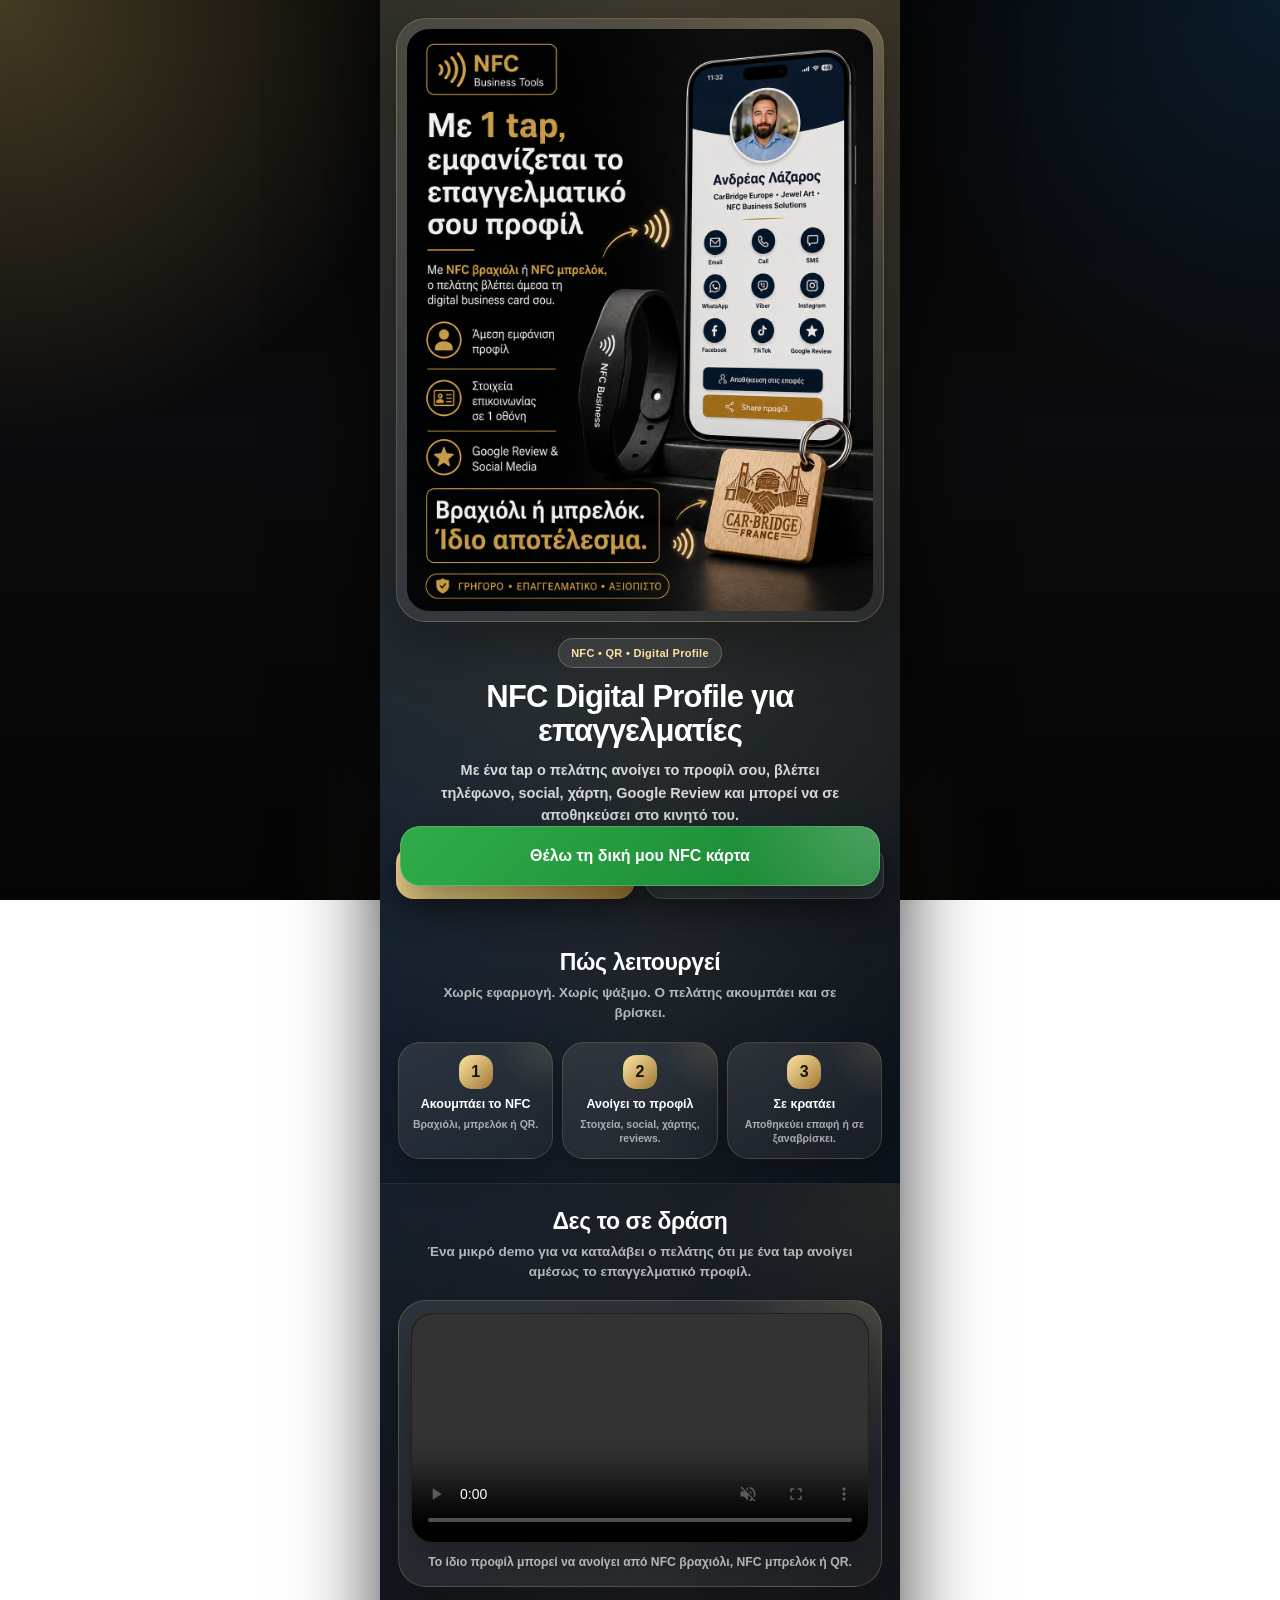
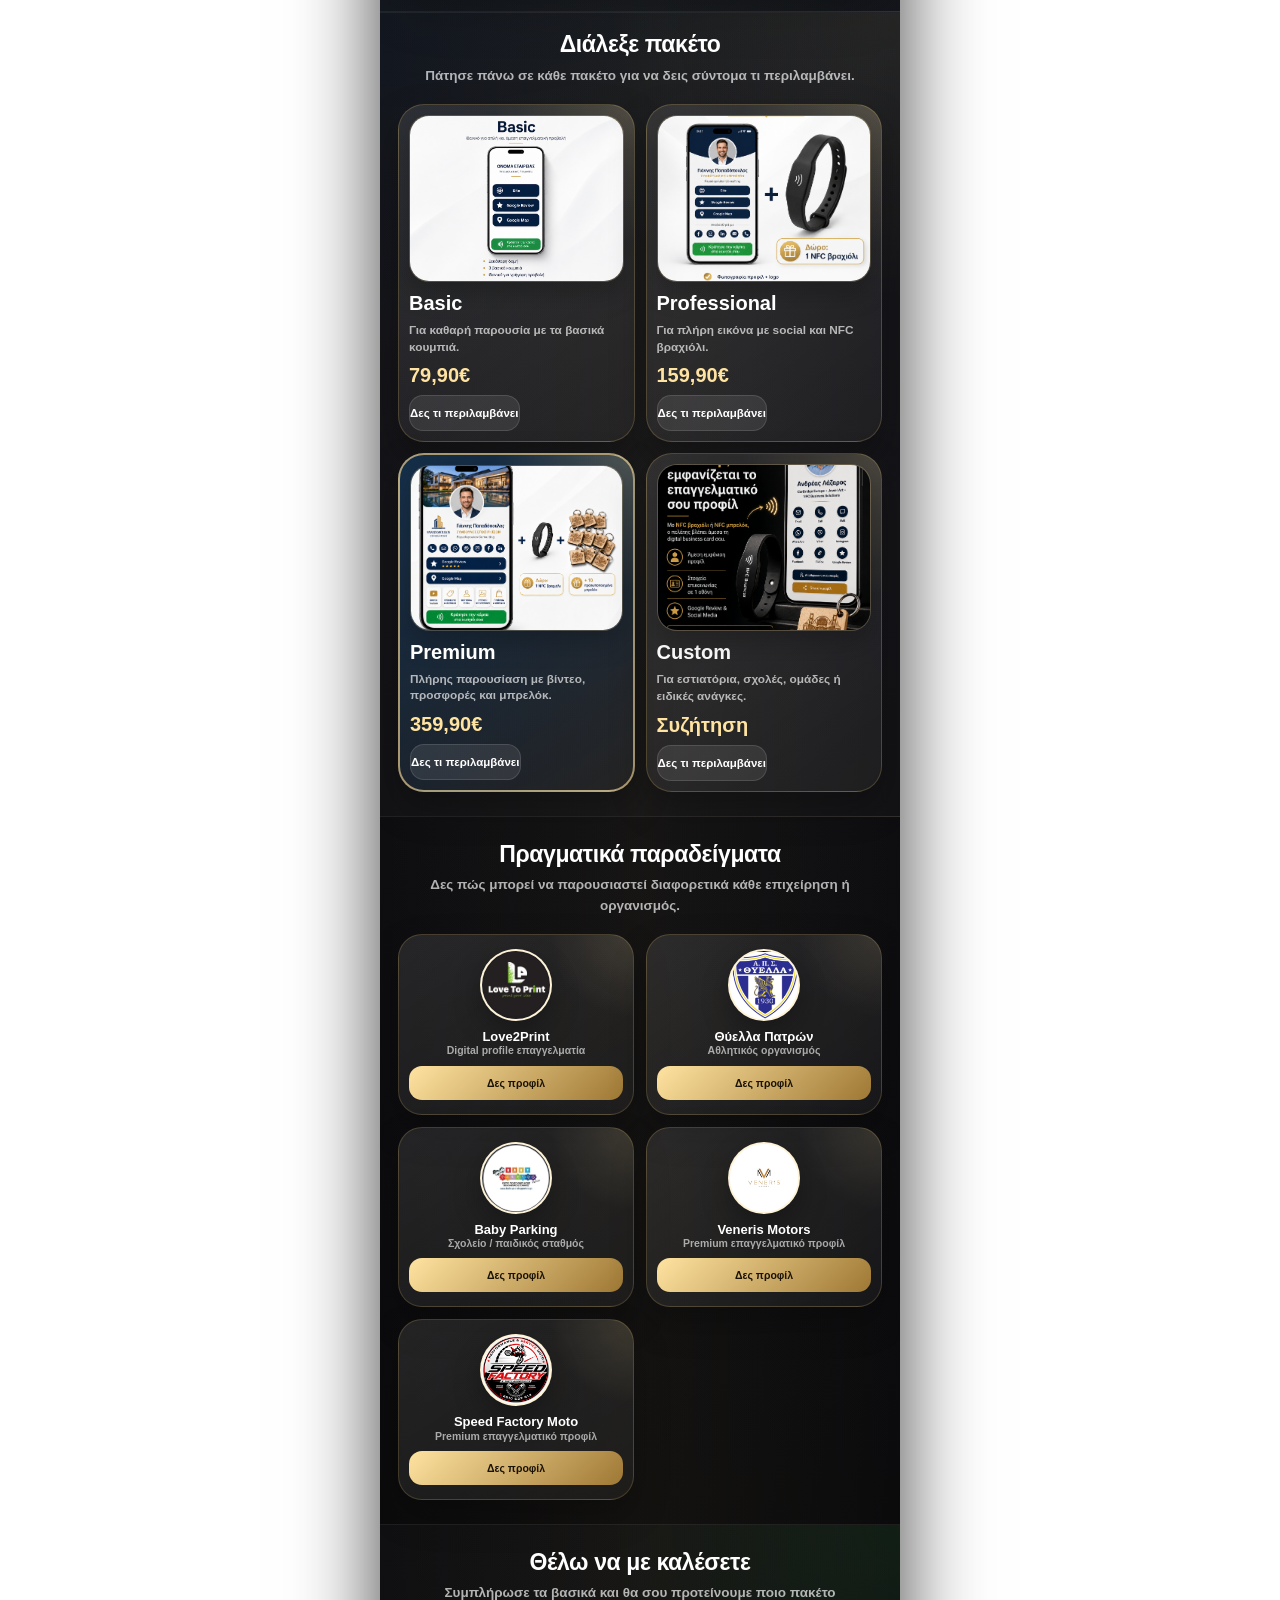
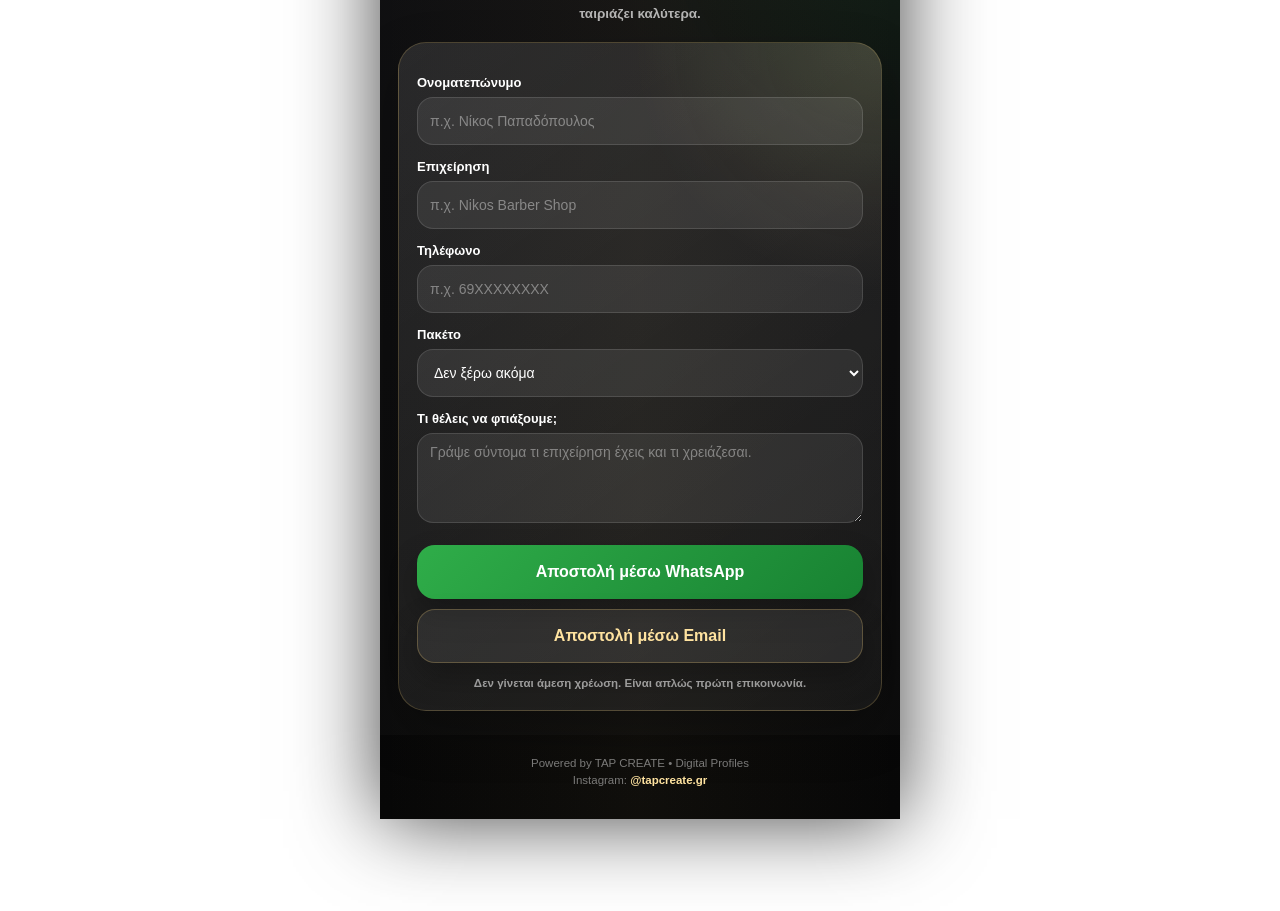
<file: index.html>
<!DOCTYPE html>
<html lang="el">
<head>
  <meta charset="UTF-8" />
  <meta name="viewport" content="width=device-width, initial-scale=1.0" />

  <title>TAP CREATE | NFC Digital Profile</title>
  <meta name="description" content="Με ένα tap ανοίγει το επαγγελματικό σου προφίλ με τηλέφωνο, social, Google Review, χάρτη και αποθήκευση επαφής.">

  <meta property="og:type" content="website">
  <meta property="og:url" content="https://tapcreate.gr/">
  <meta property="og:title" content="NFC Digital Profile για επαγγελματίες">
  <meta property="og:description" content="Με ένα tap ανοίγει το επαγγελματικό σου προφίλ, τα social, το τηλέφωνο, ο χάρτης και οι αξιολογήσεις σου.">
  <meta property="og:image" content="https://tapcreate.gr/1%20tap.png">
  <meta property="og:image:secure_url" content="https://tapcreate.gr/1%20tap.png">
  <meta property="og:site_name" content="TAP CREATE">

  <meta name="twitter:card" content="summary_large_image">
  <meta name="twitter:title" content="TAP CREATE | NFC Digital Profile">
  <meta name="twitter:description" content="Με ένα tap ανοίγει το επαγγελματικό σου προφίλ.">
  <meta name="twitter:image" content="https://tapcreate.gr/1%20tap.png">

  <style>
    * {
      box-sizing: border-box;
      -webkit-tap-highlight-color: transparent;
    }

    :root {
      --black: #050505;
      --black-2: #0b0b0d;
      --cream: #f4ead8;
      --gold: #d7b76a;
      --gold-light: #ffe3a0;
      --gold-dark: #9e7834;
      --blue: #0e2d52;
      --blue-soft: #17446f;
      --white: #ffffff;
      --green: #22a63a;
    }

    html {
      scroll-behavior: smooth;
    }

    body {
      margin: 0;
      padding: 0 0 92px;
      font-family: Arial, Helvetica, sans-serif;
      color: var(--white);
      background:
        radial-gradient(circle at top left, rgba(215,183,106,0.30), transparent 28%),
        radial-gradient(circle at top right, rgba(23,68,111,0.36), transparent 26%),
        radial-gradient(circle at bottom center, rgba(215,183,106,0.14), transparent 32%),
        linear-gradient(180deg, #050505 0%, #0b0b0d 48%, #050505 100%);
      background-attachment: fixed;
    }

    a,
    button {
      touch-action: manipulation;
    }

    button {
      font-family: Arial, Helvetica, sans-serif;
      cursor: pointer;
    }

    .page {
      width: 100%;
      max-width: 520px;
      min-height: 100vh;
      margin: 0 auto;
      background:
        radial-gradient(circle at 90% 0%, rgba(215,183,106,0.20), transparent 28%),
        radial-gradient(circle at 0% 22%, rgba(14,45,82,0.42), transparent 34%),
        linear-gradient(180deg, #060606 0%, #101014 48%, #070707 100%);
      box-shadow: 0 0 80px rgba(0,0,0,0.74);
      overflow: hidden;
      position: relative;
    }

    .page::before {
      content: "";
      position: absolute;
      inset: 0;
      background:
        linear-gradient(135deg, rgba(255,255,255,0.08), transparent 34%),
        linear-gradient(90deg, transparent, rgba(215,183,106,0.045), transparent);
      pointer-events: none;
    }

    .page > * {
      position: relative;
      z-index: 1;
    }

    .hero {
      padding: 18px 16px 26px;
      text-align: center;
    }

    .hero-image-wrap {
      margin: 0 auto 16px;
      border-radius: 30px;
      padding: 10px;
      background:
        radial-gradient(circle at top right, rgba(255,227,160,0.18), transparent 32%),
        linear-gradient(145deg, rgba(255,255,255,0.12), rgba(255,255,255,0.04));
      border: 1px solid rgba(215,183,106,0.26);
      box-shadow: 0 22px 55px rgba(0,0,0,0.34);
    }

    .hero-image {
      width: 100%;
      display: block;
      border-radius: 22px;
      background: #000000;
    }

    .badge {
      display: inline-flex;
      padding: 8px 12px;
      border-radius: 999px;
      background: rgba(255,255,255,0.10);
      border: 1px solid rgba(255,227,160,0.24);
      color: var(--gold-light);
      font-size: 11px;
      font-weight: 900;
      margin-bottom: 12px;
      letter-spacing: 0.3px;
    }

    h1 {
      margin: 0;
      color: #ffffff;
      font-size: 31px;
      line-height: 1.08;
      font-weight: 900;
      letter-spacing: -0.8px;
    }

    .hero-subtitle {
      margin: 12px auto 0;
      max-width: 430px;
      color: rgba(255,255,255,0.82);
      font-size: 14.5px;
      line-height: 1.55;
      font-weight: 700;
    }

    .top-actions {
      display: grid;
      grid-template-columns: 1fr 1fr;
      gap: 10px;
      margin-top: 18px;
    }

    .main-btn,
    .ghost-btn {
      min-height: 54px;
      border-radius: 18px;
      display: flex;
      align-items: center;
      justify-content: center;
      text-align: center;
      text-decoration: none;
      font-weight: 900;
      font-size: 14px;
      padding: 0 12px;
      box-shadow: 0 14px 30px rgba(0,0,0,0.26);
    }

    .main-btn {
      background: linear-gradient(135deg, var(--gold-light), var(--gold), var(--gold-dark));
      color: #1a1205;
      border: 0;
    }

    .ghost-btn {
      background: rgba(255,255,255,0.08);
      color: #ffffff;
      border: 1px solid rgba(255,255,255,0.14);
    }

    section {
      padding: 24px 18px;
    }

    .section-title {
      margin: 0 0 8px;
      text-align: center;
      color: #ffffff;
      font-size: 23px;
      line-height: 1.15;
      font-weight: 900;
      letter-spacing: -0.4px;
    }

    .section-subtitle {
      margin: 0 auto 18px;
      max-width: 430px;
      color: rgba(255,255,255,0.68);
      text-align: center;
      font-size: 13.5px;
      line-height: 1.5;
      font-weight: 700;
    }

    .steps-mini {
      display: grid;
      grid-template-columns: repeat(3, 1fr);
      gap: 9px;
    }

    .mini-step {
      min-height: 116px;
      padding: 12px 8px;
      border-radius: 22px;
      background:
        radial-gradient(circle at top right, rgba(255,227,160,0.12), transparent 28%),
        linear-gradient(145deg, rgba(255,255,255,0.10), rgba(255,255,255,0.045));
      border: 1px solid rgba(215,183,106,0.20);
      text-align: center;
      box-shadow: 0 16px 36px rgba(0,0,0,0.22);
    }

    .mini-num {
      width: 34px;
      height: 34px;
      border-radius: 13px;
      margin: 0 auto 8px;
      background: linear-gradient(135deg, var(--gold-light), var(--gold-dark));
      color: #1a1205;
      display: flex;
      align-items: center;
      justify-content: center;
      font-weight: 900;
    }

    .mini-step strong {
      display: block;
      color: #fff;
      font-size: 12.5px;
      line-height: 1.25;
      font-weight: 900;
    }

    .mini-step span {
      display: block;
      margin-top: 5px;
      color: rgba(255,255,255,0.62);
      font-size: 10.5px;
      line-height: 1.35;
      font-weight: 700;
    }

    .packages {
      padding-top: 18px;
      background:
        radial-gradient(circle at top right, rgba(255,227,160,0.08), transparent 30%),
        rgba(255,255,255,0.02);
      border-top: 1px solid rgba(255,255,255,0.06);
      border-bottom: 1px solid rgba(255,255,255,0.06);
    }

    .package-grid {
      display: grid;
      grid-template-columns: 1fr 1fr;
      gap: 11px;
    }

    .package-tile {
      min-height: 248px;
      border: 1px solid rgba(215,183,106,0.24);
      border-radius: 26px;
      background:
        radial-gradient(circle at top right, rgba(255,227,160,0.16), transparent 34%),
        linear-gradient(145deg, rgba(255,255,255,0.105), rgba(255,255,255,0.045));
      box-shadow: 0 16px 36px rgba(0,0,0,0.27);
      color: #ffffff;
      text-align: left;
      padding: 10px;
      display: flex;
      flex-direction: column;
      justify-content: space-between;
      overflow: hidden;
    }

    .package-tile.highlight {
      border: 2px solid rgba(255,227,160,0.62);
      background:
        radial-gradient(circle at top right, rgba(255,227,160,0.22), transparent 34%),
        linear-gradient(145deg, rgba(23,68,111,0.58), rgba(255,255,255,0.045));
    }

    .package-image {
      width: 100%;
      aspect-ratio: 1 / 0.78;
      object-fit: cover;
      display: block;
      border-radius: 20px;
      margin-bottom: 10px;
      background: rgba(255,255,255,0.07);
      border: 1px solid rgba(215,183,106,0.18);
      box-shadow: 0 12px 26px rgba(0,0,0,0.22);
    }

    .package-image.custom-image {
      object-fit: cover;
      filter: saturate(1.05) contrast(1.02);
    }

    .package-icon {
      width: 42px;
      height: 42px;
      border-radius: 16px;
      background: linear-gradient(135deg, var(--gold-light), var(--gold-dark));
      color: #1a1205;
      display: flex;
      align-items: center;
      justify-content: center;
      font-weight: 900;
      margin-bottom: 9px;
    }

    .package-tile h3 {
      margin: 0;
      color: #fff;
      font-size: 20px;
      font-weight: 900;
      line-height: 1.1;
    }

    .package-tile p {
      margin: 8px 0 10px;
      color: rgba(255,255,255,0.67);
      font-size: 11.8px;
      line-height: 1.4;
      font-weight: 700;
    }

    .price {
      color: var(--gold-light);
      font-size: 20px;
      font-weight: 900;
      line-height: 1;
    }

    .tap-more {
      margin-top: 10px;
      min-height: 36px;
      border-radius: 14px;
      background: rgba(255,255,255,0.09);
      border: 1px solid rgba(255,255,255,0.12);
      color: #fff;
      font-size: 11.5px;
      font-weight: 900;
      display: flex;
      align-items: center;
      justify-content: center;
    }

    .proof-grid {
      display: grid;
      grid-template-columns: repeat(2, 1fr);
      gap: 12px;
    }

    .proof-card {
      min-height: 170px;
      padding: 14px 10px;
      border-radius: 24px;
      background:
        radial-gradient(circle at top right, rgba(255,227,160,0.12), transparent 28%),
        linear-gradient(145deg, rgba(255,255,255,0.10), rgba(255,255,255,0.045));
      border: 1px solid rgba(215,183,106,0.22);
      color: #fff;
      text-decoration: none;
      text-align: center;
      display: flex;
      flex-direction: column;
      justify-content: space-between;
      gap: 8px;
      box-shadow: 0 16px 36px rgba(0,0,0,0.24);
    }

    .proof-logo {
      width: 72px;
      height: 72px;
      margin: 0 auto;
      border-radius: 50%;
      background: #fff;
      object-fit: cover;
      border: 2px solid rgba(255,227,160,0.42);
      box-shadow: 0 12px 28px rgba(0,0,0,0.28);
    }

    .proof-card strong {
      display: block;
      color: #fff;
      font-size: 13px;
      font-weight: 900;
      line-height: 1.2;
    }

    .proof-card span {
      display: block;
      color: rgba(255,255,255,0.62);
      font-size: 10.5px;
      line-height: 1.25;
      font-weight: 700;
    }

    .view-profile {
      min-height: 34px;
      border-radius: 13px;
      background: linear-gradient(135deg, var(--gold-light), var(--gold-dark));
      color: #1a1205;
      display: flex;
      align-items: center;
      justify-content: center;
      font-size: 10.5px;
      font-weight: 900;
      padding: 6px;
    }

    .form-section {
      background:
        radial-gradient(circle at top right, rgba(34,166,58,0.10), transparent 30%),
        rgba(255,255,255,0.02);
      border-top: 1px solid rgba(255,255,255,0.06);
    }

    .form-card {
      border-radius: 28px;
      padding: 18px;
      background:
        radial-gradient(circle at top right, rgba(255,227,160,0.13), transparent 30%),
        linear-gradient(145deg, rgba(255,255,255,0.105), rgba(255,255,255,0.045));
      border: 1px solid rgba(215,183,106,0.24);
      box-shadow: 0 20px 50px rgba(0,0,0,0.27);
    }

    .form-card label {
      display: block;
      color: #ffffff;
      font-size: 13px;
      font-weight: 900;
      margin: 14px 0 7px;
    }

    .form-card input,
    .form-card select,
    .form-card textarea {
      width: 100%;
      min-height: 48px;
      border-radius: 16px;
      border: 1px solid rgba(255,255,255,0.12);
      padding: 10px 12px;
      background: rgba(255,255,255,0.08);
      color: #ffffff;
      font-size: 14px;
      outline: none;
      font-family: Arial, Helvetica, sans-serif;
    }

    .form-card input::placeholder,
    .form-card textarea::placeholder {
      color: rgba(255,255,255,0.40);
    }

    .form-card select option {
      color: #111827;
      background: #ffffff;
    }

    .form-card textarea {
      min-height: 90px;
      resize: vertical;
    }

    .send-btn,
    .secondary-btn {
      width: 100%;
      min-height: 54px;
      margin-top: 18px;
      border: 0;
      border-radius: 18px;
      color: #ffffff;
      font-size: 16px;
      font-weight: 900;
      cursor: pointer;
      font-family: Arial, Helvetica, sans-serif;
      box-shadow: 0 14px 30px rgba(0,0,0,0.24);
    }

    .send-btn {
      background: linear-gradient(135deg, #2fad49, #188232);
    }

    .secondary-btn {
      margin-top: 10px;
      background: rgba(255,255,255,0.08);
      border: 1px solid rgba(215,183,106,0.30);
      color: var(--gold-light);
    }

    .small-note {
      margin: 12px 0 0;
      color: rgba(255,255,255,0.56);
      font-size: 11.5px;
      line-height: 1.45;
      text-align: center;
      font-weight: 700;
    }

    .footer {
      text-align: center;
      padding: 20px 18px 30px;
      color: rgba(255,255,255,0.45);
      font-size: 11.5px;
      line-height: 1.5;
    }

    .footer a {
      color: var(--gold-light);
      text-decoration: none;
      font-weight: 900;
    }

    .sticky-cta {
      position: fixed;
      left: 50%;
      bottom: 14px;
      transform: translateX(-50%);
      width: calc(100% - 28px);
      max-width: 480px;
      z-index: 999;
    }

    .sticky-cta a {
      min-height: 60px;
      border-radius: 20px;
      background:
        radial-gradient(circle at top right, rgba(255,255,255,0.22), transparent 30%),
        linear-gradient(135deg, #2fad49, #188232);
      color: #ffffff;
      text-decoration: none;
      font-weight: 900;
      display: flex;
      align-items: center;
      justify-content: center;
      box-shadow: 0 18px 42px rgba(0,0,0,0.40);
      border: 1px solid rgba(255,255,255,0.18);
    }

    .modal {
      display: none;
      position: fixed;
      inset: 0;
      z-index: 10000;
      padding: 18px;
      background: rgba(0,0,0,0.72);
      align-items: center;
      justify-content: center;
    }

    .modal.open {
      display: flex;
    }

    .modal-box {
      width: 100%;
      max-width: 420px;
      max-height: 86vh;
      overflow: auto;
      border-radius: 30px;
      padding: 22px;
      background:
        radial-gradient(circle at top right, rgba(255,227,160,0.16), transparent 30%),
        linear-gradient(145deg, #111111, #050505);
      border: 1px solid rgba(255,227,160,0.30);
      box-shadow: 0 28px 80px rgba(0,0,0,0.58);
      position: relative;
    }

    .modal-close {
      position: absolute;
      top: 11px;
      right: 11px;
      width: 38px;
      height: 38px;
      border: 0;
      border-radius: 14px;
      background: rgba(255,255,255,0.12);
      color: #fff;
      font-size: 22px;
      font-weight: 900;
    }

    .modal-box h2 {
      margin: 0 42px 8px 0;
      color: var(--gold-light);
      font-size: 24px;
      font-weight: 900;
      line-height: 1.1;
    }

    .modal-price {
      margin: 0 0 14px;
      color: #ffffff;
      font-size: 28px;
      font-weight: 900;
    }

    .modal-box p {
      margin: 0 0 14px;
      color: rgba(255,255,255,0.72);
      font-size: 13.5px;
      line-height: 1.5;
      font-weight: 700;
    }

    .modal-list {
      display: grid;
      gap: 9px;
      margin: 14px 0 18px;
    }

    .modal-list div {
      display: flex;
      gap: 9px;
      align-items: flex-start;
      color: rgba(255,255,255,0.80);
      font-size: 13px;
      line-height: 1.4;
      font-weight: 700;
    }

    .check {
      width: 20px;
      height: 20px;
      min-width: 20px;
      border-radius: 50%;
      background: var(--gold);
      color: #1a1205;
      display: inline-flex;
      align-items: center;
      justify-content: center;
      font-size: 12px;
      font-weight: 900;
      margin-top: 1px;
    }

    .modal-action {
      width: 100%;
      min-height: 54px;
      border: 0;
      border-radius: 18px;
      background: linear-gradient(135deg, #2fad49, #188232);
      color: #fff;
      font-size: 15px;
      font-weight: 900;
      font-family: Arial, Helvetica, sans-serif;
      box-shadow: 0 14px 30px rgba(0,0,0,0.24);
    }



    .video-demo-section {
      background:
        radial-gradient(circle at top right, rgba(215,183,106,0.10), transparent 30%),
        rgba(255,255,255,0.02);
      border-top: 1px solid rgba(255,255,255,0.06);
      border-bottom: 1px solid rgba(255,255,255,0.06);
    }

    .video-card {
      border-radius: 28px;
      padding: 12px;
      background:
        radial-gradient(circle at top right, rgba(255,227,160,0.14), transparent 30%),
        linear-gradient(145deg, rgba(255,255,255,0.105), rgba(255,255,255,0.045));
      border: 1px solid rgba(215,183,106,0.24);
      box-shadow: 0 20px 50px rgba(0,0,0,0.27);
      overflow: hidden;
    }

    .demo-video {
      width: 100%;
      display: block;
      border-radius: 22px;
      background: #000000;
      border: 1px solid rgba(215,183,106,0.18);
      box-shadow: 0 14px 32px rgba(0,0,0,0.26);
    }

    .video-caption {
      margin: 11px 4px 2px;
      color: rgba(255,255,255,0.66);
      font-size: 12.2px;
      line-height: 1.45;
      text-align: center;
      font-weight: 700;
    }

    .modal-media {
      margin: 0 0 16px;
      padding-right: 44px;
    }

    .modal-image {
      width: 100%;
      display: block;
      border-radius: 22px;
      background: rgba(255,255,255,0.07);
      border: 1px solid rgba(215,183,106,0.20);
      box-shadow: 0 14px 32px rgba(0,0,0,0.26);
      object-fit: cover;
    }

    .modal-media-grid {
      display: grid;
      grid-template-columns: 1fr 1fr;
      gap: 10px;
      align-items: stretch;
    }

    .modal-video {
      width: 100%;
      height: 100%;
      min-height: 154px;
      display: block;
      object-fit: cover;
      border-radius: 22px;
      background: #000000;
      border: 1px solid rgba(215,183,106,0.20);
      box-shadow: 0 14px 32px rgba(0,0,0,0.26);
    }

    .modal-video-note {
      margin: 8px 0 0;
      color: rgba(255,255,255,0.60);
      font-size: 11px;
      line-height: 1.35;
      text-align: center;
      font-weight: 700;
    }

    @media (max-width: 380px) {
      h1 {
        font-size: 27px;
      }

      .top-actions {
        grid-template-columns: 1fr;
      }

      .steps-mini {
        grid-template-columns: 1fr;
      }

      .package-tile {
        min-height: 238px;
      }

      .package-tile h3 {
        font-size: 18px;
      }

      .price {
        font-size: 18px;
      }
    }
  </style>
</head>

<body>
  <main class="page">

    <header class="hero">
      <div class="hero-image-wrap">
        <img
          class="hero-image"
          src="1%20tap.png"
          alt="Με ένα tap εμφανίζεται το επαγγελματικό σου προφίλ"
        >
      </div>

      <div class="badge">NFC • QR • Digital Profile</div>

      <h1>NFC Digital Profile για επαγγελματίες</h1>

      <p class="hero-subtitle">
        Με ένα tap ο πελάτης ανοίγει το προφίλ σου, βλέπει τηλέφωνο, social,
        χάρτη, Google Review και μπορεί να σε αποθηκεύσει στο κινητό του.
      </p>

      <div class="top-actions">
        <a class="main-btn" href="#packages">Δες πακέτα</a>
        <a class="ghost-btn" href="#contact">Θέλω να με καλέσετε</a>
      </div>
    </header>


    <section>
      <h2 class="section-title">Πώς λειτουργεί</h2>
      <p class="section-subtitle">
        Χωρίς εφαρμογή. Χωρίς ψάξιμο. Ο πελάτης ακουμπάει και σε βρίσκει.
      </p>

      <div class="steps-mini">
        <div class="mini-step">
          <div class="mini-num">1</div>
          <strong>Ακουμπάει το NFC</strong>
          <span>Βραχιόλι, μπρελόκ ή QR.</span>
        </div>

        <div class="mini-step">
          <div class="mini-num">2</div>
          <strong>Ανοίγει το προφίλ</strong>
          <span>Στοιχεία, social, χάρτης, reviews.</span>
        </div>

        <div class="mini-step">
          <div class="mini-num">3</div>
          <strong>Σε κρατάει</strong>
          <span>Αποθηκεύει επαφή ή σε ξαναβρίσκει.</span>
        </div>
      </div>
    </section>


    <section class="video-demo-section">
      <h2 class="section-title">Δες το σε δράση</h2>
      <p class="section-subtitle">
        Ένα μικρό demo για να καταλάβει ο πελάτης ότι με ένα tap ανοίγει αμέσως το επαγγελματικό προφίλ.
      </p>

      <div class="video-card">
        <video class="demo-video" autoplay muted loop playsinline controls>
          <source src="nfc-demo.mp4.mp4" type="video/mp4">
          Το πρόγραμμα περιήγησής σας δεν υποστηρίζει βίντεο.
        </video>
        <p class="video-caption">
          Το ίδιο προφίλ μπορεί να ανοίγει από NFC βραχιόλι, NFC μπρελόκ ή QR.
        </p>
      </div>
    </section>


    <section id="packages" class="packages">
      <h2 class="section-title">Διάλεξε πακέτο</h2>
      <p class="section-subtitle">
        Πάτησε πάνω σε κάθε πακέτο για να δεις σύντομα τι περιλαμβάνει.
      </p>

      <div class="package-grid">

        <button class="package-tile" onclick="openPackage('basic')">
          <div>
            <img class="package-image" src="basic.png" onerror="this.onerror=null; this.src='Basic.png';" alt="Basic NFC Digital Profile">
            <h3>Basic</h3>
            <p>Για καθαρή παρουσία με τα βασικά κουμπιά.</p>
          </div>
          <div>
            <div class="price">79,90€</div>
            <div class="tap-more">Δες τι περιλαμβάνει</div>
          </div>
        </button>

        <button class="package-tile" onclick="openPackage('professional')">
          <div>
            <img class="package-image" src="professional.png" onerror="this.onerror=null; this.src='Professional.png';" alt="Professional NFC Digital Profile">
            <h3>Professional</h3>
            <p>Για πλήρη εικόνα με social και NFC βραχιόλι.</p>
          </div>
          <div>
            <div class="price">159,90€</div>
            <div class="tap-more">Δες τι περιλαμβάνει</div>
          </div>
        </button>

        <button class="package-tile highlight" onclick="openPackage('premium')">
          <div>
            <img class="package-image" src="premium.png" onerror="this.onerror=null; this.src='Premium.png';" alt="Premium NFC Digital Profile">
            <h3>Premium</h3>
            <p>Πλήρης παρουσίαση με βίντεο, προσφορές και μπρελόκ.</p>
          </div>
          <div>
            <div class="price">359,90€</div>
            <div class="tap-more">Δες τι περιλαμβάνει</div>
          </div>
        </button>

        <button class="package-tile" onclick="openPackage('custom')">
          <div>
            <img class="package-image custom-image" src="1%20tap.png" alt="Custom Business NFC Profile">
            <h3>Custom</h3>
            <p>Για εστιατόρια, σχολές, ομάδες ή ειδικές ανάγκες.</p>
          </div>
          <div>
            <div class="price">Συζήτηση</div>
            <div class="tap-more">Δες τι περιλαμβάνει</div>
          </div>
        </button>

      </div>
    </section>


    <section id="work">
      <h2 class="section-title">Πραγματικά παραδείγματα</h2>
      <p class="section-subtitle">
        Δες πώς μπορεί να παρουσιαστεί διαφορετικά κάθε επιχείρηση ή οργανισμός.
      </p>

      <div class="proof-grid">

        <a class="proof-card" href="https://carbridgefr-glitch.github.io/lovetoprint-profile/" target="_self">
          <img class="proof-logo" src="lovetoprint-logo.png.jpeg" alt="Love2Print logo">
          <div>
            <strong>Love2Print</strong>
            <span>Digital profile επαγγελματία</span>
          </div>
          <div class="view-profile">Δες προφίλ</div>
        </a>

        <a class="proof-card" href="https://carbridgefr-glitch.github.io/thiela-patron/" target="_self">
          <img class="proof-logo" src="profil%20logo%20thiela.png" alt="Θύελλα Πατρών logo">
          <div>
            <strong>Θύελλα Πατρών</strong>
            <span>Αθλητικός οργανισμός</span>
          </div>
          <div class="view-profile">Δες προφίλ</div>
        </a>

        <a class="proof-card" href="https://carbridgefr-glitch.github.io/baby-parking/" target="_self">
          <img class="proof-logo" src="baby%20parking.jpeg" alt="Baby Parking logo">
          <div>
            <strong>Baby Parking</strong>
            <span>Σχολείο / παιδικός σταθμός</span>
          </div>
          <div class="view-profile">Δες προφίλ</div>
        </a>

        <a class="proof-card" href="https://carbridgefr-glitch.github.io/veneris/" target="_self">
          <img class="proof-logo" src="profil%20veneris.jpg" alt="Veneris Motors logo">
          <div>
            <strong>Veneris Motors</strong>
            <span>Premium επαγγελματικό προφίλ</span>
          </div>
          <div class="view-profile">Δες προφίλ</div>
        </a>

        <a class="proof-card" href="https://carbridgefr-glitch.github.io/speedfactory/" target="_self">
          <img class="proof-logo" src="icon-192.webp" alt="Speed Factory Moto logo">
          <div>
            <strong>Speed Factory Moto</strong>
            <span>Premium επαγγελματικό προφίλ</span>
          </div>
          <div class="view-profile">Δες προφίλ</div>
        </a>

      </div>
    </section>


    <section id="contact" class="form-section">
      <h2 class="section-title">Θέλω να με καλέσετε</h2>
      <p class="section-subtitle">
        Συμπλήρωσε τα βασικά και θα σου προτείνουμε ποιο πακέτο ταιριάζει καλύτερα.
      </p>

      <div class="form-card">

        <label for="name">Ονοματεπώνυμο</label>
        <input id="name" type="text" placeholder="π.χ. Νίκος Παπαδόπουλος">

        <label for="business">Επιχείρηση</label>
        <input id="business" type="text" placeholder="π.χ. Nikos Barber Shop">

        <label for="phone">Τηλέφωνο</label>
        <input id="phone" type="tel" placeholder="π.χ. 69XXXXXXXX">

        <label for="package">Πακέτο</label>
        <select id="package">
          <option value="">Δεν ξέρω ακόμα</option>
          <option value="Basic">Basic - 79,90€</option>
          <option value="Professional">Professional - 159,90€</option>
          <option value="Premium">Premium - 359,90€</option>
          <option value="Custom">Custom Business</option>
        </select>

        <label for="message">Τι θέλεις να φτιάξουμε;</label>
        <textarea id="message" placeholder="Γράψε σύντομα τι επιχείρηση έχεις και τι χρειάζεσαι."></textarea>

        <button class="send-btn" onclick="sendWhatsApp()">
          Αποστολή μέσω WhatsApp
        </button>

        <button class="secondary-btn" onclick="sendEmail()">
          Αποστολή μέσω Email
        </button>

        <p class="small-note">
          Δεν γίνεται άμεση χρέωση. Είναι απλώς πρώτη επικοινωνία.
        </p>

      </div>
    </section>


    <footer class="footer">
      Powered by TAP CREATE • Digital Profiles<br>
      Instagram:
      <a href="https://www.instagram.com/tapcreate.gr/" target="_self">@tapcreate.gr</a>
    </footer>

  </main>


  <div class="sticky-cta">
    <a href="#contact">Θέλω τη δική μου NFC κάρτα</a>
  </div>


  <div class="modal" id="packageModal">
    <div class="modal-box">
      <button class="modal-close" onclick="closePackage()">×</button>
      <div class="modal-media" id="modalMedia"></div>
      <h2 id="modalTitle"></h2>
      <div class="modal-price" id="modalPrice"></div>
      <p id="modalText"></p>
      <div class="modal-list" id="modalList"></div>
      <button class="modal-action" onclick="chooseCurrentPackage()">
        Ενδιαφέρομαι για αυτό το πακέτο
      </button>
    </div>
  </div>


  <script>
    const YOUR_PHONE = "306988128099";
    const YOUR_EMAIL = "carbridgefr@gmail.com";
    const CREATE_PAGE_URL = "https://tapcreate.gr/";

    let currentPackage = "";

    const packages = {
      basic: {
        name: "Basic",
        price: "79,90€",
        image: "basic.png",
        fallbackImage: "Basic.png",
        text: "Για επαγγελματίες που θέλουν μία απλή και καθαρή ψηφιακή κάρτα.",
        items: [
          "Βασική NFC landing page",
          "Κουμπιά για τηλέφωνο, email ή βασικό link",
          "Google Review και Google Map",
          "+15€ για κάθε αλλαγή ή προσθήκη κουμπιού μετά την παράδοση"
        ]
      },

      professional: {
        name: "Professional",
        price: "159,90€",
        image: "professional.png",
        fallbackImage: "Professional.png",
        video: "nfc-demo.mp4.mp4",
        splitMedia: true,
        text: "Για πιο ολοκληρωμένη επαγγελματική εικόνα με social, επικοινωνία και NFC βραχιόλι.",
        items: [
          "Logo ή φωτογραφία προφίλ",
          "Social media και άμεση επικοινωνία",
          "Google Review, Google Map και βασικές πληροφορίες",
          "Δώρο 1 NFC βραχιόλι",
          "Mini demo video για να καταλάβει ο πελάτης πώς λειτουργεί",
          "+15€ για κάθε αλλαγή ή προσθήκη κουμπιού μετά την παράδοση"
        ]
      },

      premium: {
        name: "Premium",
        price: "359,90€",
        image: "premium.png",
        fallbackImage: "Premium.png",
        text: "Για πλήρη παρουσίαση επιχείρησης με premium εικόνα, βίντεο, προσφορές και NFC υλικό.",
        items: [
          "Cover, logo, φωτογραφίες και πλήρης δομή προφίλ",
          "Προσφορές, βίντεο, βιογραφία ή gallery",
          "Google Review, Google Map, social και επικοινωνία",
          "Δώρο 1 NFC βραχιόλι",
          "10 προσωποποιημένα NFC μπρελόκ με λογότυπο",
          "+10€ για κάθε αλλαγή ή προσθήκη κουμπιού μετά την παράδοση"
        ]
      },

      custom: {
        name: "Custom Business",
        price: "Κατόπιν συνεννόησης",
        image: "1%20tap.png",
        text: "Για επιχειρήσεις ή οργανισμούς που χρειάζονται ειδική παρουσίαση και όχι απλό προφίλ.",
        items: [
          "Ιδανικό για εστιατόρια, σχολές, ομάδες, ξενοδοχεία ή καταστήματα",
          "Μπορεί να περιλαμβάνει menu, υπηρεσίες, προϊόντα ή ξεχωριστές σελίδες",
          "Μπορεί να συνδυαστεί με QR, NFC μπρελόκ ή NFC κάρτες",
          "Η τιμή βγαίνει μετά από σύντομη συζήτηση"
        ]
      }
    };

    function packageImageHtml(data) {
      const fallback = data.fallbackImage
        ? ` onerror="this.onerror=null; this.src='${data.fallbackImage}';"`
        : "";

      if (data.splitMedia && data.video) {
        return `
          <div class="modal-media-grid">
            <img class="modal-image" src="${data.image}"${fallback} alt="${data.name} NFC Digital Profile">
            <video class="modal-video" autoplay muted loop playsinline controls>
              <source src="${data.video}" type="video/mp4">
              Το πρόγραμμα περιήγησής σας δεν υποστηρίζει βίντεο.
            </video>
          </div>
          <div class="modal-video-note">Professional: προφίλ + NFC βραχιόλι σε πραγματική χρήση.</div>
        `;
      }

      return `<img class="modal-image" src="${data.image}"${fallback} alt="${data.name} NFC Digital Profile">`;
    }

    function openPackage(key) {
      const data = packages[key];
      currentPackage = data.name;

      document.getElementById("modalMedia").innerHTML = packageImageHtml(data);
      document.getElementById("modalTitle").textContent = data.name;
      document.getElementById("modalPrice").textContent = data.price;
      document.getElementById("modalText").textContent = data.text;

      document.getElementById("modalList").innerHTML = data.items
        .map(item => `<div><span class="check">✓</span><span>${item}</span></div>`)
        .join("");

      document.getElementById("packageModal").classList.add("open");
    }

    function closePackage() {
      document.getElementById("packageModal").classList.remove("open");
    }

    function chooseCurrentPackage() {
      document.getElementById("package").value = currentPackage;
      closePackage();
      document.getElementById("contact").scrollIntoView({ behavior: "smooth" });
    }

    function shareCreatePage() {
      if (navigator.share) {
        navigator.share({
          title: "NFC Digital Profile για επαγγελματίες",
          text: "Δες πώς μπορείς να φτιάξεις τη δική σου NFC digital card.",
          url: CREATE_PAGE_URL
        });
      } else if (navigator.clipboard) {
        navigator.clipboard.writeText(CREATE_PAGE_URL).then(function () {
          alert("Το link αντιγράφηκε.");
        });
      } else {
        alert("Αντιγράψτε αυτό το link: " + CREATE_PAGE_URL);
      }
    }

    function getFormText() {
      const name = document.getElementById("name").value.trim();
      const business = document.getElementById("business").value.trim();
      const phone = document.getElementById("phone").value.trim();
      const packageChoice = document.getElementById("package").value || "Δεν ξέρω ακόμα";
      const message = document.getElementById("message").value.trim();

      return `Νέο ενδιαφέρον για NFC Digital Profile:

Ονοματεπώνυμο: ${name || "-"}
Επιχείρηση: ${business || "-"}
Τηλέφωνο: ${phone || "-"}
Πακέτο: ${packageChoice}
Μήνυμα: ${message || "-"}`;
    }

    function sendWhatsApp() {
      const text = encodeURIComponent(getFormText());
      window.location.href = `https://wa.me/${YOUR_PHONE}?text=${text}`;
    }

    function sendEmail() {
      const subject = encodeURIComponent("Νέο ενδιαφέρον για NFC Digital Profile");
      const body = encodeURIComponent(getFormText());
      window.location.href = `mailto:${YOUR_EMAIL}?subject=${subject}&body=${body}`;
    }

    document.getElementById("packageModal").addEventListener("click", function(event) {
      if (event.target.id === "packageModal") {
        closePackage();
      }
    });
  </script>

</body>
</html>
</file>
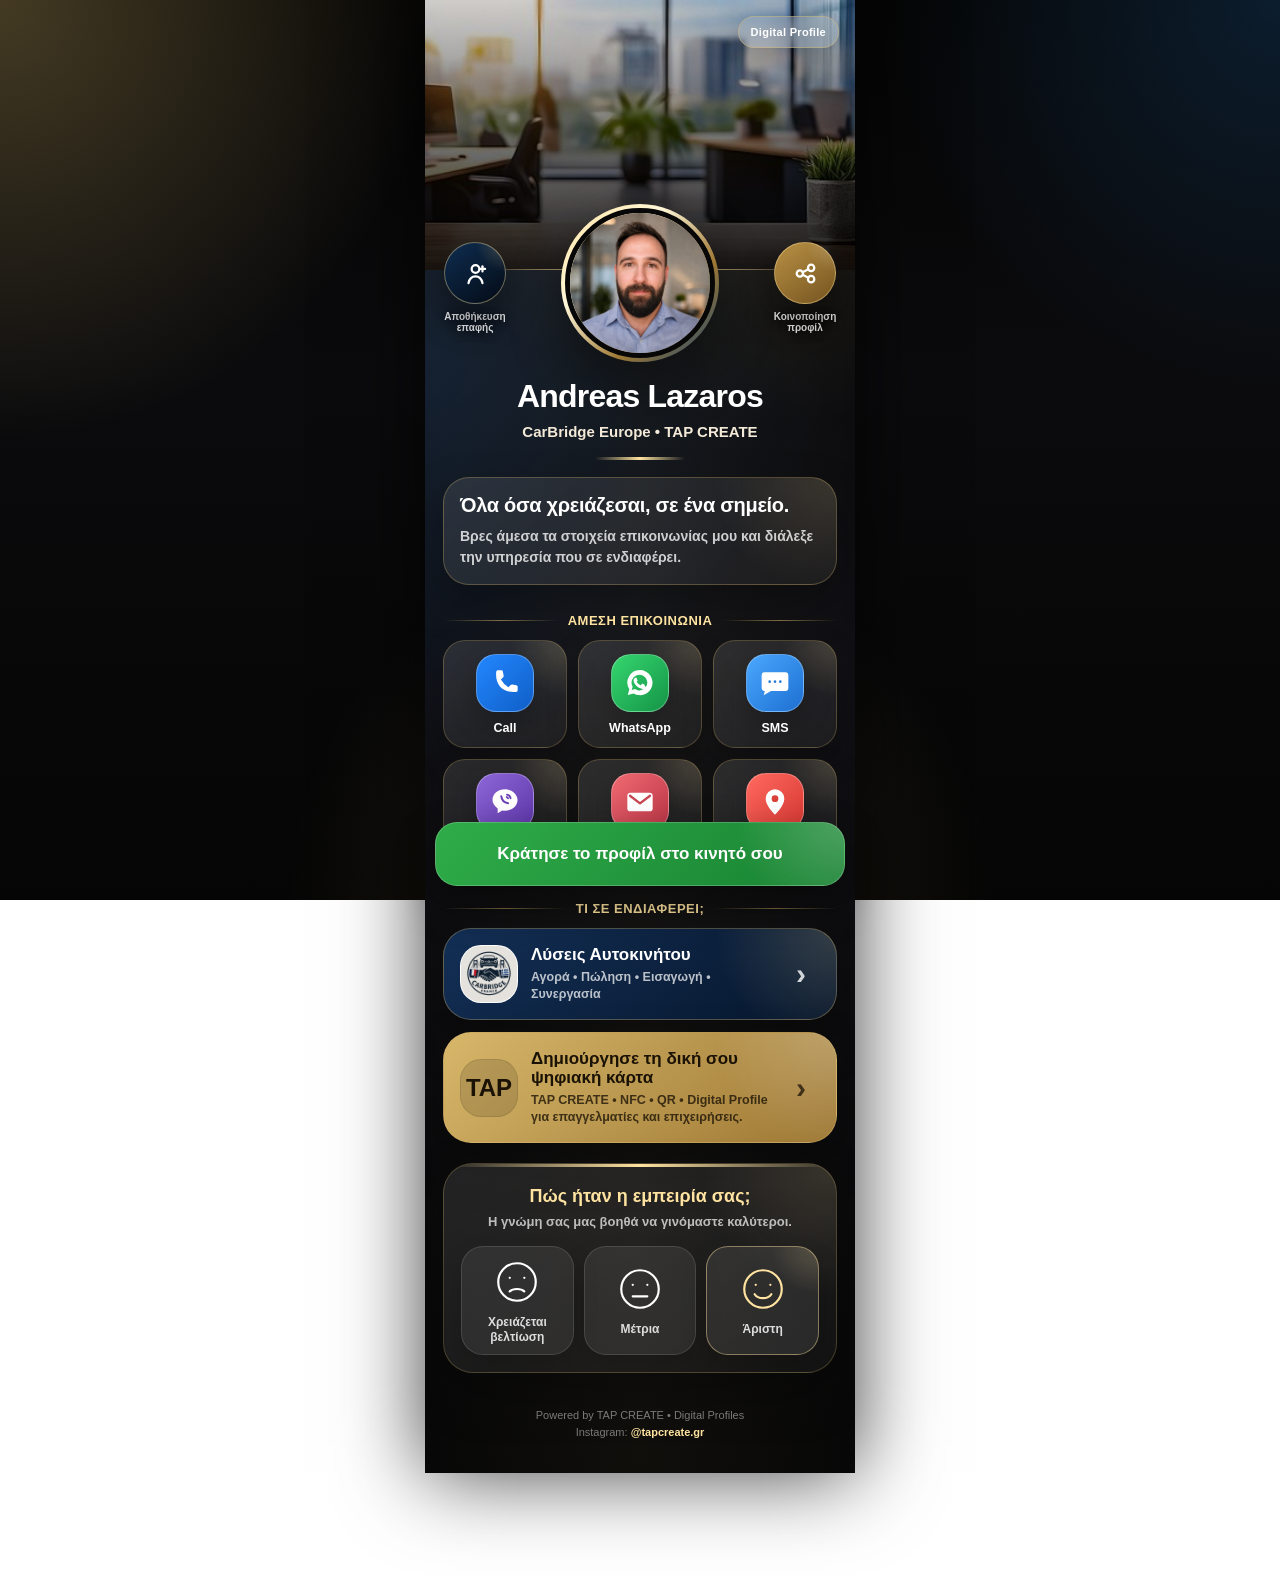
<file: profile/lazaros-andreas/index.html>
<!DOCTYPE html>
<html lang="el">
<head>
  <meta charset="UTF-8" />
  <meta name="viewport" content="width=device-width, initial-scale=1.0" />

  <title>TAP CREATE | Andreas Lazaros Profile</title>

  <link rel="manifest" href="/manifest.json">
  <link rel="apple-touch-icon" href="/andreas-profile.jpg.jpeg">

  <meta name="theme-color" content="#050505">
  <meta name="apple-mobile-web-app-capable" content="yes">
  <meta name="apple-mobile-web-app-title" content="Andreas Lazaros | TAP CREATE">
  <meta name="apple-mobile-web-app-status-bar-style" content="black-translucent">

  <meta http-equiv="Cache-Control" content="no-cache, no-store, must-revalidate">
  <meta http-equiv="Pragma" content="no-cache">
  <meta http-equiv="Expires" content="0">

  <style>
    * {
      box-sizing: border-box;
      -webkit-tap-highlight-color: transparent;
    }

    :root {
      --black: #050505;
      --black-2: #0b0b0d;
      --cream: #f4ead8;
      --gold: #d7b76a;
      --gold-light: #ffe3a0;
      --gold-dark: #9e7834;
      --blue: #0e2d52;
      --blue-soft: #17446f;
      --white: #ffffff;
      --green: #26a846;
    }

    html,
    body {
      margin: 0;
      padding: 0;
      font-family: Arial, Helvetica, sans-serif;
      color: var(--white);
      background:
        radial-gradient(circle at top left, rgba(215,183,106,0.30), transparent 28%),
        radial-gradient(circle at top right, rgba(23,68,111,0.38), transparent 25%),
        radial-gradient(circle at bottom center, rgba(215,183,106,0.16), transparent 32%),
        linear-gradient(180deg, #050505 0%, #0b0b0d 42%, #050505 100%);
      background-attachment: fixed;
    }

    body {
      padding-bottom: 104px;
    }

    a,
    button {
      touch-action: manipulation;
    }

    .page {
      width: 100%;
      max-width: 430px;
      min-height: 100vh;
      margin: 0 auto;
      background:
        radial-gradient(circle at 80% 0%, rgba(215,183,106,0.20), transparent 28%),
        radial-gradient(circle at 0% 25%, rgba(14,45,82,0.42), transparent 34%),
        linear-gradient(180deg, #060606 0%, #101014 45%, #070707 100%);
      box-shadow: 0 0 80px rgba(0,0,0,0.75);
      overflow: hidden;
      position: relative;
    }

    .page::before {
      content: "";
      position: absolute;
      inset: 0;
      background:
        linear-gradient(135deg, rgba(255,255,255,0.08), transparent 34%),
        linear-gradient(90deg, transparent, rgba(215,183,106,0.045), transparent);
      pointer-events: none;
    }

    .page > * {
      position: relative;
      z-index: 1;
    }

    .cover {
      height: 270px;
      background-image:
        linear-gradient(180deg, rgba(0,0,0,0.18), rgba(0,0,0,0.88)),
        url("/cover.jpg.jpg");
      background-size: cover;
      background-position: center;
      position: relative;
      overflow: hidden;
    }

    .cover::after {
      content: "";
      position: absolute;
      left: 24px;
      right: 24px;
      bottom: 0;
      height: 1px;
      background: linear-gradient(90deg, transparent, var(--gold-light), transparent);
    }

    .top-bar {
      position: absolute;
      top: 16px;
      left: 16px;
      right: 16px;
      display: flex;
      justify-content: flex-end;
      gap: 10px;
      z-index: 3;
    }

    .top-badge,
    .top-badge-light {
      padding: 9px 12px;
      border-radius: 999px;
      font-size: 11px;
      font-weight: 900;
      letter-spacing: 0.3px;
      border: 1px solid rgba(215,183,106,0.42);
      backdrop-filter: blur(14px);
      -webkit-backdrop-filter: blur(14px);
      box-shadow: 0 12px 28px rgba(0,0,0,0.28);
      white-space: nowrap;
    }

    .top-badge {
      background: rgba(0,0,0,0.55);
      color: var(--gold-light);
    }

    .top-badge-light {
      background: rgba(255,255,255,0.12);
      color: #fff;
    }

    .hero-message {
      position: absolute;
      left: 18px;
      top: 84px;
      z-index: 2;
      max-width: 285px;
      padding: 14px 15px;
      border-radius: 22px;
      background: rgba(0,0,0,0.42);
      border: 1px solid rgba(215,183,106,0.26);
      backdrop-filter: blur(10px);
      -webkit-backdrop-filter: blur(10px);
      box-shadow: 0 16px 34px rgba(0,0,0,0.26);
    }

    .hero-kicker {
      display: inline-flex;
      align-items: center;
      gap: 8px;
      margin-bottom: 6px;
      color: var(--gold-light);
      font-size: 11px;
      font-weight: 900;
      letter-spacing: 0.4px;
    }

    .hero-kicker::before {
      content: "";
      width: 7px;
      height: 7px;
      border-radius: 50%;
      background: var(--gold-light);
      box-shadow: 0 0 16px rgba(255,227,160,0.88);
    }

    .hero-message h2 {
      margin: 0 0 6px;
      font-size: 18px;
      line-height: 1.12;
      letter-spacing: -0.3px;
      color: #fff;
    }

    .hero-message p {
      margin: 0;
      font-size: 12.5px;
      line-height: 1.4;
      color: rgba(255,255,255,0.82);
      font-weight: 700;
    }

    .profile-section {
      text-align: center;
      padding: 0 18px 18px;
      margin-top: -66px;
      position: relative;
    }

    .profile-side-action {
      position: absolute;
      top: 38px;
      width: 76px;
      border: 0;
      padding: 0;
      background: transparent;
      color: #ffffff;
      text-decoration: none;
      cursor: pointer;
      font-family: Arial, Helvetica, sans-serif;
      z-index: 5;
      display: flex;
      flex-direction: column;
      align-items: center;
      gap: 7px;
    }

    .profile-side-action.save {
      left: 12px;
    }

    .profile-side-action.share {
      right: 12px;
    }

    .profile-side-circle {
      width: 62px;
      height: 62px;
      border-radius: 50%;
      display: flex;
      align-items: center;
      justify-content: center;
      background:
        radial-gradient(circle at top right, rgba(255,227,160,0.22), transparent 34%),
        linear-gradient(145deg, rgba(13,45,82,0.96), rgba(5,12,22,0.98));
      border: 1px solid rgba(255,227,160,0.42);
      box-shadow: 0 16px 34px rgba(0,0,0,0.42);
      backdrop-filter: blur(10px);
      -webkit-backdrop-filter: blur(10px);
    }

    .profile-side-action.share .profile-side-circle {
      background:
        radial-gradient(circle at top right, rgba(255,255,255,0.20), transparent 34%),
        linear-gradient(145deg, #b99145, #75541f);
    }

    .profile-side-circle svg {
      width: 27px;
      height: 27px;
      stroke: #ffffff;
      fill: none;
      stroke-width: 2;
      stroke-linecap: round;
      stroke-linejoin: round;
    }

    .profile-side-text {
      max-width: 76px;
      color: rgba(255,255,255,0.88);
      font-size: 10px;
      line-height: 1.1;
      font-weight: 900;
      text-align: center;
      text-shadow: 0 2px 10px rgba(0,0,0,0.8);
    }

    .profile-side-action:active .profile-side-circle {
      transform: scale(0.96);
    }

    .profile-ring {
      width: 158px;
      height: 158px;
      border-radius: 50%;
      padding: 4px;
      margin: 0 auto;
      background: linear-gradient(135deg, var(--gold-light), #fff7d8, var(--gold-dark), var(--blue-soft));
      box-shadow: 0 24px 52px rgba(0,0,0,0.48);
    }

    .profile-img {
      width: 150px;
      height: 150px;
      border-radius: 50%;
      object-fit: cover;
      object-position: center;
      border: 5px solid #070707;
      display: block;
      background: #fff;
    }

    h1 {
      margin: 18px 0 7px;
      font-size: 32px;
      line-height: 1.05;
      font-weight: 900;
      letter-spacing: -0.8px;
      color: #fff;
    }

    .main-subtitle {
      margin: 0 auto;
      max-width: 350px;
      font-size: 15px;
      line-height: 1.45;
      font-weight: 900;
      color: var(--cream);
    }

    .gold-line {
      width: 90px;
      height: 3px;
      border-radius: 999px;
      margin: 15px auto 0;
      background: linear-gradient(90deg, transparent, var(--gold-light), transparent);
    }

    .premium-intro {
      margin: 17px 0 0;
      padding: 16px;
      border-radius: 26px;
      background:
        radial-gradient(circle at top right, rgba(255,227,160,0.14), transparent 30%),
        linear-gradient(135deg, rgba(255,255,255,0.10), rgba(255,255,255,0.04));
      border: 1px solid rgba(215,183,106,0.30);
      box-shadow: 0 18px 44px rgba(0,0,0,0.28);
      text-align: left;
    }

    .premium-intro strong {
      display: block;
      color: #ffffff;
      font-size: 20px;
      line-height: 1.18;
      margin-bottom: 8px;
      font-weight: 900;
      letter-spacing: -0.3px;
    }

    .premium-intro span {
      display: block;
      color: rgba(255,255,255,0.78);
      font-size: 14px;
      line-height: 1.5;
      font-weight: 700;
    }

    .section-label {
      padding: 0 18px;
      margin: 10px 0 12px;
      display: flex;
      align-items: center;
      gap: 10px;
    }

    .section-label::before,
    .section-label::after {
      content: "";
      height: 1px;
      flex: 1;
      background: linear-gradient(90deg, transparent, rgba(215,183,106,0.55), transparent);
    }

    .section-label h2 {
      margin: 0;
      color: var(--gold-light);
      font-size: 13px;
      font-weight: 900;
      letter-spacing: 0.5px;
      white-space: nowrap;
      text-transform: uppercase;
    }

    .quick-grid {
      display: grid;
      grid-template-columns: repeat(3, 1fr);
      gap: 11px;
      padding: 0 18px 24px;
      text-align: center;
    }

    .quick-link {
      min-height: 108px;
      padding: 12px 6px 11px;
      border-radius: 22px;
      background:
        radial-gradient(circle at top right, rgba(255,227,160,0.16), transparent 34%),
        linear-gradient(145deg, rgba(255,255,255,0.115), rgba(255,255,255,0.05));
      border: 1px solid rgba(215,183,106,0.26);
      box-shadow: 0 14px 32px rgba(0,0,0,0.24);
      text-decoration: none;
      color: #ffffff;
      font-size: 12.5px;
      font-weight: 900;
      line-height: 1.15;
      display: flex;
      flex-direction: column;
      align-items: center;
      justify-content: center;
      transition: transform 0.15s ease, border-color 0.15s ease;
    }

    .quick-icon {
      width: 58px;
      height: 58px;
      margin: 0 auto 9px;
      border-radius: 20px;
      background:
        radial-gradient(circle at top right, rgba(255,227,160,0.24), transparent 35%),
        linear-gradient(135deg, rgba(255,255,255,0.15), rgba(255,255,255,0.06));
      border: 1px solid rgba(215,183,106,0.30);
      box-shadow: 0 12px 28px rgba(0,0,0,0.24);
      display: flex;
      align-items: center;
      justify-content: center;
    }

    .quick-icon svg {
      width: 32px;
      height: 32px;
      display: block;
    }

    .quick-icon.call {
      background: linear-gradient(135deg, #2387ff, #0f5fc7);
      border-color: rgba(255,255,255,0.28);
    }

    .quick-icon.whatsapp {
      background: linear-gradient(135deg, #35d66f, #159447);
      border-color: rgba(255,255,255,0.28);
    }

    .quick-icon.sms {
      background: linear-gradient(135deg, #4aa8ff, #1d6fd1);
      border-color: rgba(255,255,255,0.28);
    }

    .quick-icon.viber {
      background: linear-gradient(135deg, #8d66d8, #5d36a8);
      border-color: rgba(255,255,255,0.28);
    }

    .quick-icon.email {
      background: linear-gradient(135deg, #f06a72, #b93445);
      border-color: rgba(255,255,255,0.28);
    }

    .quick-icon.map {
      background: linear-gradient(135deg, #ff6a5f, #d63732);
      border-color: rgba(255,255,255,0.28);
    }

    .quick-icon .icon-fill {
      fill: #ffffff;
    }

    .quick-icon .icon-stroke {
      fill: none;
      stroke: #ffffff;
      stroke-width: 1.9;
      stroke-linecap: round;
      stroke-linejoin: round;
    }

    .quick-link:active {
      transform: scale(0.97);
      border-color: rgba(255,227,160,0.52);
    }


    .category-actions {
      padding: 0 18px 20px;
      display: grid;
      gap: 12px;
    }

    .category-action {
      min-height: 88px;
      border-radius: 28px;
      border: 1px solid rgba(215,183,106,0.34);
      color: #fff;
      text-decoration: none;
      display: grid;
      grid-template-columns: 58px 1fr 24px;
      align-items: center;
      gap: 13px;
      padding: 16px;
      text-align: left;
      box-shadow: 0 20px 48px rgba(0,0,0,0.30);
      background:
        radial-gradient(circle at top right, rgba(255,227,160,0.18), transparent 30%),
        linear-gradient(135deg, rgba(255,255,255,0.12), rgba(255,255,255,0.045));
    }

    .category-action.car {
      background:
        radial-gradient(circle at top right, rgba(255,227,160,0.18), transparent 30%),
        linear-gradient(135deg, #132f55, #07172d);
    }

    .category-action.jewel {
      background:
        radial-gradient(circle at top right, rgba(255,227,160,0.24), transparent 30%),
        linear-gradient(135deg, #17120a, #070707);
    }

    .category-action.nfc {
      background:
        radial-gradient(circle at top right, rgba(255,255,255,0.22), transparent 30%),
        linear-gradient(135deg, var(--gold), var(--gold-dark));
      color: #1a1205;
    }

    .category-icon {
      width: 58px;
      height: 58px;
      border-radius: 21px;
      background: rgba(255,255,255,0.12);
      border: 1px solid rgba(255,255,255,0.16);
      display: flex;
      align-items: center;
      justify-content: center;
      font-size: 24px;
      font-weight: 900;
    }

    .category-icon.logo-icon {
      overflow: hidden;
      padding: 0;
      background: #ffffff;
    }

    .category-icon.logo-icon img {
      width: 100%;
      height: 100%;
      object-fit: cover;
      display: block;
    }

    .category-action.nfc .category-icon {
      background: rgba(0,0,0,0.13);
      border-color: rgba(0,0,0,0.10);
    }

    .category-action strong {
      display: block;
      font-size: 17px;
      font-weight: 900;
      margin-bottom: 5px;
      line-height: 1.13;
    }

    .category-action span span {
      display: block;
      font-size: 12.5px;
      line-height: 1.35;
      font-weight: 800;
      color: rgba(255,255,255,0.72);
    }

    .category-action.nfc span span {
      color: rgba(26,18,5,0.78);
    }

    .category-arrow {
      font-size: 30px;
      font-weight: 900;
      color: rgba(255,255,255,0.80);
    }

    .category-action.nfc .category-arrow {
      color: rgba(26,18,5,0.75);
    }

    .main-actions {
      padding: 0 18px 20px;
    }

    .action-stack {
      display: grid;
      gap: 12px;
      margin-bottom: 16px;
    }

    .premium-action {
      min-height: 76px;
      border-radius: 26px;
      border: 1px solid rgba(215,183,106,0.28);
      background:
        radial-gradient(circle at top right, rgba(255,227,160,0.16), transparent 28%),
        linear-gradient(135deg, rgba(255,255,255,0.115), rgba(255,255,255,0.05));
      color: #fff;
      text-decoration: none;
      display: grid;
      grid-template-columns: 56px 1fr 24px;
      align-items: center;
      gap: 13px;
      padding: 14px 16px;
      text-align: left;
      box-shadow: 0 18px 42px rgba(0,0,0,0.26);
      cursor: pointer;
      font-family: Arial, Helvetica, sans-serif;
      width: 100%;
    }

    .premium-action.primary {
      background:
        radial-gradient(circle at top right, rgba(255,227,160,0.22), transparent 28%),
        linear-gradient(135deg, #132f55, #07172d);
    }

    .premium-action.gold {
      background:
        radial-gradient(circle at top right, rgba(255,255,255,0.22), transparent 28%),
        linear-gradient(135deg, var(--gold), var(--gold-dark));
    }

    .premium-action-icon {
      width: 56px;
      height: 56px;
      border-radius: 20px;
      background: rgba(255,255,255,0.11);
      border: 1px solid rgba(255,255,255,0.16);
      display: flex;
      align-items: center;
      justify-content: center;
    }

    .premium-action-icon svg {
      width: 27px;
      height: 27px;
      stroke: #fff;
      fill: none;
      stroke-width: 2;
      stroke-linecap: round;
      stroke-linejoin: round;
    }

    .premium-action strong {
      display: block;
      font-size: 16px;
      font-weight: 900;
      margin-bottom: 4px;
      line-height: 1.12;
    }

    .premium-action span span {
      display: block;
      color: rgba(255,255,255,0.74);
      font-size: 12.2px;
      line-height: 1.35;
      font-weight: 700;
    }

    .premium-action .arrow {
      font-size: 28px;
      line-height: 1;
      font-weight: 900;
      color: rgba(255,255,255,0.85);
    }

    .experience-card,
    .business-card,
    .final-cta {
      border-radius: 30px;
      background:
        radial-gradient(circle at top right, rgba(255,227,160,0.13), transparent 30%),
        linear-gradient(145deg, rgba(255,255,255,0.105), rgba(255,255,255,0.045));
      border: 1px solid rgba(215,183,106,0.24);
      box-shadow: 0 20px 50px rgba(0,0,0,0.27);
      overflow: hidden;
      position: relative;
    }

    .experience-card::before,
    .business-card::before,
    .final-cta::before {
      content: "";
      position: absolute;
      inset: 0 0 auto 0;
      height: 3px;
      background: linear-gradient(90deg, transparent, var(--gold-light), transparent);
    }

    .experience-card {
      padding: 17px;
      margin-bottom: 14px;
    }

    .experience-header {
      text-align: center;
      padding-top: 5px;
      margin-bottom: 15px;
    }

    .experience-header strong {
      display: block;
      color: var(--gold-light);
      font-size: 18px;
      font-weight: 900;
      margin-bottom: 5px;
    }

    .experience-header span {
      color: rgba(255,255,255,0.70);
      font-size: 13px;
      font-weight: 700;
      line-height: 1.4;
    }

    .face-row {
      display: grid;
      grid-template-columns: repeat(3, 1fr);
      gap: 10px;
    }

    .face-choice {
      min-height: 108px;
      border-radius: 22px;
      border: 1px solid rgba(255,255,255,0.12);
      background: rgba(255,255,255,0.075);
      color: #fff;
      text-decoration: none;
      display: flex;
      flex-direction: column;
      align-items: center;
      justify-content: center;
      text-align: center;
      padding: 10px 6px;
      box-shadow: 0 12px 26px rgba(0,0,0,0.18);
    }

    .face-choice.best {
      border-color: rgba(255,227,160,0.44);
      background:
        radial-gradient(circle at top right, rgba(255,227,160,0.18), transparent 30%),
        rgba(255,255,255,0.085);
    }

    .face-choice:active {
      transform: scale(0.96);
    }

    .face-icon {
      width: 50px;
      height: 50px;
      margin-bottom: 8px;
    }

    .face-icon svg {
      width: 50px;
      height: 50px;
      stroke: #fff;
      fill: none;
      stroke-width: 2.1;
      stroke-linecap: round;
      stroke-linejoin: round;
    }

    .face-choice.best .face-icon svg {
      stroke: var(--gold-light);
    }

    .face-label {
      font-size: 12px;
      font-weight: 900;
      color: rgba(255,255,255,0.84);
      line-height: 1.2;
    }

    .map-btn {
      margin-top: 14px;
    }

    .business-list {
      display: grid;
      gap: 15px;
      padding: 0 18px 26px;
    }

    .business-card {
      padding: 17px;
    }

    .business-top {
      display: grid;
      grid-template-columns: 76px 1fr;
      gap: 14px;
      align-items: center;
      margin-bottom: 14px;
    }

    .business-logo {
      width: 76px;
      height: 76px;
      border-radius: 24px;
      object-fit: cover;
      background: #fff;
      border: 1px solid rgba(215,183,106,0.22);
      box-shadow: 0 14px 30px rgba(0,0,0,0.22);
    }

    .business-card strong {
      display: block;
      color: #fff;
      font-size: 18px;
      font-weight: 900;
      margin-bottom: 5px;
    }

    .business-card span {
      display: block;
      color: rgba(255,255,255,0.68);
      font-size: 13.4px;
      line-height: 1.5;
      font-weight: 700;
    }

    .business-actions {
      display: grid;
      grid-template-columns: repeat(3, 1fr);
      gap: 8px;
    }

    .small-btn {
      min-height: 44px;
      border-radius: 16px;
      background: rgba(255,255,255,0.085);
      border: 1px solid rgba(255,255,255,0.10);
      color: #fff;
      text-decoration: none;
      display: flex;
      align-items: center;
      justify-content: center;
      font-size: 12px;
      font-weight: 900;
      text-align: center;
      padding: 7px;
    }

    .small-btn.gold {
      background: linear-gradient(135deg, var(--gold), var(--gold-dark));
      border-color: rgba(255,227,160,0.24);
      color: #fff;
    }

    .small-btn.blue {
      background: linear-gradient(135deg, var(--blue), var(--blue-soft));
      border-color: rgba(255,227,160,0.24);
    }

    .jewelart-card {
      background:
        radial-gradient(circle at top right, rgba(255,227,160,0.22), transparent 30%),
        radial-gradient(circle at bottom left, rgba(23,68,111,0.42), transparent 30%),
        linear-gradient(145deg, #080808, #16120c 48%, #090909);
      border-color: rgba(255,227,160,0.34);
    }

    .jewelart-features {
      display: grid;
      grid-template-columns: repeat(2, 1fr);
      gap: 8px;
      margin: 13px 0 14px;
    }

    .jewelart-feature {
      min-height: 50px;
      border-radius: 17px;
      background: rgba(255,255,255,0.075);
      border: 1px solid rgba(255,255,255,0.10);
      display: flex;
      align-items: center;
      justify-content: center;
      text-align: center;
      padding: 8px;
      color: rgba(255,255,255,0.86);
      font-size: 11.5px;
      line-height: 1.25;
      font-weight: 900;
    }

    .final-cta {
      padding: 20px;
      margin: 0 18px 28px;
      background:
        radial-gradient(circle at top right, rgba(255,227,160,0.28), transparent 30%),
        radial-gradient(circle at bottom left, rgba(23,68,111,0.44), transparent 30%),
        linear-gradient(145deg, #0c0c0d, #17120a 52%, #070707);
      text-align: center;
      border-color: rgba(255,227,160,0.42);
      box-shadow: 0 26px 70px rgba(0,0,0,0.40);
    }

    .final-cta .mini {
      display: inline-flex;
      padding: 7px 11px;
      border-radius: 999px;
      background: rgba(255,255,255,0.09);
      border: 1px solid rgba(255,227,160,0.25);
      color: var(--gold-light);
      font-size: 11px;
      font-weight: 900;
      margin-bottom: 12px;
      letter-spacing: 0.3px;
    }

    .final-cta h2 {
      margin: 0 0 10px;
      color: #fff;
      font-size: 23px;
      line-height: 1.12;
      letter-spacing: -0.5px;
      font-weight: 900;
    }

    .final-cta p {
      margin: 0 0 15px;
      color: rgba(255,255,255,0.72);
      font-size: 13.5px;
      line-height: 1.5;
      font-weight: 700;
    }

    .final-cta-btn {
      width: 100%;
      min-height: 66px;
      border-radius: 22px;
      background:
        radial-gradient(circle at top right, rgba(255,255,255,0.22), transparent 30%),
        linear-gradient(135deg, var(--gold-light), var(--gold), var(--gold-dark));
      color: #1a1205;
      text-decoration: none;
      display: flex;
      align-items: center;
      justify-content: center;
      flex-direction: column;
      gap: 4px;
      font-size: 15px;
      font-weight: 900;
      line-height: 1.2;
      box-shadow: 0 18px 38px rgba(0,0,0,0.30);
      padding: 10px 14px;
    }

    .final-cta-btn small {
      display: block;
      font-size: 11px;
      font-weight: 900;
      opacity: 0.82;
    }

    .footer {
      padding: 0 18px 32px;
      text-align: center;
      color: rgba(255,255,255,0.45);
      font-size: 11px;
      line-height: 1.55;
    }

    .footer a {
      color: var(--gold-light);
      font-weight: 900;
      text-decoration: none;
    }

    .install-bar {
      position: fixed;
      left: 50%;
      bottom: 14px;
      transform: translateX(-50%);
      width: calc(100% - 28px);
      max-width: 410px;
      z-index: 9999;
    }

    .install-btn {
      width: 100%;
      min-height: 64px;
      border: 0;
      border-radius: 22px;
      background:
        radial-gradient(circle at top right, rgba(255,255,255,0.22), transparent 26%),
        linear-gradient(135deg, #2fad49, #188232);
      color: #fff;
      font-size: 17px;
      font-weight: 900;
      box-shadow: 0 18px 42px rgba(0,0,0,0.40);
      cursor: pointer;
      font-family: Arial, Helvetica, sans-serif;
      border: 1px solid rgba(255,255,255,0.20);
    }

    .install-btn:active {
      transform: scale(0.98);
    }

    .modal {
      display: none;
      position: fixed;
      inset: 0;
      z-index: 10000;
      background: rgba(0,0,0,0.72);
      padding: 20px;
      align-items: center;
      justify-content: center;
    }

    .modal-box {
      width: 100%;
      max-width: 380px;
      background:
        radial-gradient(circle at top right, rgba(255,227,160,0.16), transparent 30%),
        linear-gradient(145deg, #111111, #050505);
      border: 1px solid rgba(255,227,160,0.30);
      border-radius: 30px;
      padding: 24px 20px;
      text-align: center;
      box-shadow: 0 28px 80px rgba(0,0,0,0.58);
    }

    .modal-box h2 {
      margin: 0 0 12px;
      color: var(--gold-light);
      font-size: 23px;
      font-weight: 900;
    }

    .modal-box p {
      margin: 0;
      color: rgba(255,255,255,0.74);
      font-size: 15px;
      line-height: 1.55;
      font-weight: 700;
    }

    .modal-action {
      width: 100%;
      min-height: 50px;
      border: 0;
      border-radius: 16px;
      margin-top: 12px;
      background: linear-gradient(135deg, var(--blue), var(--blue-soft));
      color: #fff;
      font-size: 15px;
      font-weight: 900;
      cursor: pointer;
      font-family: Arial, Helvetica, sans-serif;
    }

    .modal-action.gold {
      background: linear-gradient(135deg, var(--gold-light), var(--gold-dark));
      color: #1a1205;
    }

    .close-btn {
      width: 100%;
      min-height: 48px;
      border: 0;
      border-radius: 16px;
      margin-top: 10px;
      background: rgba(255,255,255,0.12);
      color: #fff;
      font-size: 15px;
      font-weight: 800;
      cursor: pointer;
      font-family: Arial, Helvetica, sans-serif;
    }

    @media (max-width: 380px) {
      .cover {
        height: 265px;
      }

      .hero-message {
        top: 78px;
        max-width: 265px;
        padding: 12px 13px;
      }

      .hero-message h2 {
        font-size: 16px;
      }

      .hero-message p {
        font-size: 11.8px;
      }

      .top-badge,
      .top-badge-light {
        font-size: 10px;
        padding: 8px 9px;
      }

      h1 {
        font-size: 28px;
      }

      .profile-side-action {
        top: 40px;
        width: 68px;
      }

      .profile-side-action.save {
        left: 6px;
      }

      .profile-side-action.share {
        right: 6px;
      }

      .profile-side-circle {
        width: 56px;
        height: 56px;
      }

      .profile-side-text {
        max-width: 68px;
        font-size: 9.5px;
      }

      .quick-grid {
        gap: 8px;
        padding-left: 10px;
        padding-right: 10px;
      }

      .quick-icon {
        width: 54px;
        height: 54px;
        border-radius: 18px;
      }

      .quick-link {
        min-height: 104px;
        font-size: 11.5px;
      }

      .premium-action {
        grid-template-columns: 52px 1fr 18px;
        padding: 13px;
        gap: 10px;
      }

      .premium-action-icon {
        width: 52px;
        height: 52px;
      }

      .install-btn {
        font-size: 15.5px;
      }
    }
  </style>
</head>

<body>
  <main class="page">

    <section class="cover">
      <div class="top-bar">
        <div class="top-badge-light">Digital Profile</div>
      </div>
    </section>

    <section class="profile-section">
      <button class="profile-side-action save" type="button" onclick="downloadVCard()" aria-label="Αποθήκευση στις επαφές">
        <span class="profile-side-circle">
          <svg viewBox="0 0 24 24" aria-hidden="true">
            <circle cx="12" cy="8" r="3.4"></circle>
            <path d="M5.8 20.5c.8-3.8 3.2-6 6.2-6s5.4 2.2 6.2 6"></path>
            <path d="M18.2 5.6v4.6"></path>
            <path d="M20.5 7.9h-4.6"></path>
          </svg>
        </span>
        <span class="profile-side-text">Αποθήκευση επαφής</span>
      </button>

      <a class="profile-side-action share" href="#" onclick="sharePage(); return false;" aria-label="Κοινοποίηση προφίλ">
        <span class="profile-side-circle">
          <svg viewBox="0 0 24 24" aria-hidden="true">
            <circle cx="17" cy="7" r="2.8"></circle>
            <circle cx="7" cy="12" r="2.8"></circle>
            <circle cx="17" cy="17" r="2.8"></circle>
            <path d="M9.5 10.8l5-2.5"></path>
            <path d="M9.5 13.2l5 2.5"></path>
          </svg>
        </span>
        <span class="profile-side-text">Κοινοποίηση προφίλ</span>
      </a>

      <div class="profile-ring">
        <img src="/andreas-profile.jpg.jpeg" alt="Ανδρέας Λάζαρος" class="profile-img">
      </div>

      <h1>Andreas Lazaros</h1>
      <p class="main-subtitle">CarBridge Europe • TAP CREATE</p>
      <div class="gold-line"></div>

      <div class="premium-intro">
        <strong>Όλα όσα χρειάζεσαι, σε ένα σημείο.</strong>
        <span>
          Βρες άμεσα τα στοιχεία επικοινωνίας μου και διάλεξε την υπηρεσία που σε ενδιαφέρει.
        </span>
      </div>
    </section>

    <div class="section-label">
      <h2>Άμεση επικοινωνία</h2>
    </div>

    <section class="quick-grid">

      <a class="quick-link" href="tel:+306988128099" aria-label="Κλήση">
        <div class="quick-icon call">
          <svg viewBox="0 0 24 24" aria-hidden="true">
            <path class="icon-fill" d="M6.7 2.5h2.5c.6 0 1.1.4 1.2 1l.6 3c.1.5-.1 1-.5 1.3L8.9 9.4a14.7 14.7 0 0 0 5.7 5.7l1.6-1.6c.4-.4.9-.5 1.3-.4l3 .6c.6.1 1 .6 1 1.2v2.5c0 .7-.5 1.2-1.2 1.3C10.5 19.5 4.5 13.5 5.4 3.7c.1-.7.6-1.2 1.3-1.2z"/>
          </svg>
        </div>
        Call
      </a>

      <a class="quick-link" href="https://wa.me/306988128099" aria-label="WhatsApp">
        <div class="quick-icon whatsapp">
          <svg viewBox="0 0 24 24" aria-hidden="true">
            <path class="icon-fill" d="M12 2.3a9.4 9.4 0 0 0-8 14.4L2.8 21l4.4-1.2A9.4 9.4 0 1 0 12 2.3zm0 15.3c-1.2 0-2.4-.4-3.4-1l-.2-.1-2.6.7.7-2.5-.2-.3A5.9 5.9 0 1 1 12 17.6zm3.2-4.4c-.2-.1-1.1-.6-1.3-.6-.2-.1-.4-.1-.5.1-.2.2-.5.6-.6.8-.1.1-.2.2-.4.1-1.2-.5-2-1-2.8-2.3-.2-.3.2-.3.5-1 .1-.1 0-.3 0-.4l-.6-1.5c-.2-.4-.3-.3-.5-.3h-.4c-.2 0-.4.1-.6.3-.2.2-.8.8-.8 1.9s.8 2.2.9 2.3c.1.2 1.6 2.5 4 3.4 1.5.6 2.1.6 2.8.5.4-.1 1.1-.5 1.3-.9.2-.4.2-.8.1-.9-.1-.2-.3-.2-.5-.3z"/>
          </svg>
        </div>
        WhatsApp
      </a>

      <a class="quick-link" href="sms:+306988128099" aria-label="SMS">
        <div class="quick-icon sms">
          <svg viewBox="0 0 24 24" aria-hidden="true">
            <path class="icon-fill" d="M4.2 4h15.6A2.2 2.2 0 0 1 22 6.2v9.6a2.2 2.2 0 0 1-2.2 2.2H9l-5.5 3.2.9-3.2h-.2A2.2 2.2 0 0 1 2 15.8V6.2A2.2 2.2 0 0 1 4.2 4z"/>
            <circle cx="8" cy="11" r="1" fill="#2c7bd8"/>
            <circle cx="12" cy="11" r="1" fill="#2c7bd8"/>
            <circle cx="16" cy="11" r="1" fill="#2c7bd8"/>
          </svg>
        </div>
        SMS
      </a>

      <a class="quick-link" href="viber://chat?number=%2B306988128099" aria-label="Viber">
        <div class="quick-icon viber">
          <svg viewBox="0 0 24 24" aria-hidden="true">
            <path class="icon-fill" d="M12 2.5c-5.2 0-9.4 3.5-9.4 7.9 0 2.6 1.5 4.9 3.9 6.4v3.6l3.4-2.1c.7.1 1.4.2 2.1.2 5.2 0 9.4-3.5 9.4-8S17.2 2.5 12 2.5z"/>
            <path d="M9.2 7.6c.3 2.9 2.2 4.9 5.1 5.3" fill="none" stroke="#6b43b5" stroke-width="1.5" stroke-linecap="round"/>
            <path d="M13.5 6.5c1.4.2 2.5 1.3 2.7 2.7M13.3 8.3c.5.1.9.5 1 1" fill="none" stroke="#6b43b5" stroke-width="1.4" stroke-linecap="round"/>
          </svg>
        </div>
        Viber
      </a>

      <a class="quick-link" href="mailto:carbridgefr@gmail.com" aria-label="Email">
        <div class="quick-icon email">
          <svg viewBox="0 0 24 24" aria-hidden="true">
            <rect class="icon-fill" x="2.5" y="5" width="19" height="14" rx="2.4"/>
            <path d="M4.5 7.3 12 13l7.5-5.7" fill="none" stroke="#c84554" stroke-width="1.7" stroke-linecap="round" stroke-linejoin="round"/>
          </svg>
        </div>
        Email
      </a>

      <a class="quick-link" href="https://maps.app.goo.gl/o7CP34bTE2izT4i49" aria-label="Google Map">
        <div class="quick-icon map">
          <svg viewBox="0 0 24 24" aria-hidden="true">
            <path class="icon-fill" d="M12 2.5a7 7 0 0 0-7 7c0 5.3 7 12 7 12s7-6.7 7-12a7 7 0 0 0-7-7z"/>
            <circle cx="12" cy="9.5" r="2.5" fill="#d9413a"/>
          </svg>
        </div>
        Map
      </a>

    </section>

    <div class="section-label">
      <h2>Τι σε ενδιαφέρει;</h2>
    </div>

    <section class="category-actions">

      <a class="category-action car" href="/carbridge.html" target="_self">
        <span class="category-icon logo-icon"><img src="/carbridge-logo.png.png" alt="CarBridge Europe logo"></span>
        <span>
          <strong>Λύσεις Αυτοκινήτου</strong>
          <span>Αγορά • Πώληση • Εισαγωγή • Συνεργασία</span>
        </span>
        <span class="category-arrow">›</span>
      </a>

      <a class="category-action nfc" href="https://tapcreate.gr/" target="_self">
        <span class="category-icon">TAP</span>
        <span>
          <strong>Δημιούργησε τη δική σου ψηφιακή κάρτα</strong>
          <span>TAP CREATE • NFC • QR • Digital Profile για επαγγελματίες και επιχειρήσεις.</span>
        </span>
        <span class="category-arrow">›</span>
      </a>

    </section>


    <section class="main-actions">

      <div class="experience-card">
        <div class="experience-header">
          <strong>Πώς ήταν η εμπειρία σας;</strong>
          <span>Η γνώμη σας μας βοηθά να γινόμαστε καλύτεροι.</span>
        </div>

        <div class="face-row">
          <a class="face-choice" href="/feedback.html?rating=1" target="_self" aria-label="Δεν έμεινα ικανοποιημένος">
            <span class="face-icon">
              <svg viewBox="0 0 48 48">
                <circle cx="24" cy="24" r="18"></circle>
                <path d="M17 20h.1"></path>
                <path d="M31 20h.1"></path>
                <path d="M17 33c3-3 11-3 14 0"></path>
              </svg>
            </span>
            <span class="face-label">Χρειάζεται βελτίωση</span>
          </a>

          <a class="face-choice" href="/feedback.html?rating=3" target="_self" aria-label="Μέτρια εμπειρία">
            <span class="face-icon">
              <svg viewBox="0 0 48 48">
                <circle cx="24" cy="24" r="18"></circle>
                <path d="M17 20h.1"></path>
                <path d="M31 20h.1"></path>
                <path d="M17 31h14"></path>
              </svg>
            </span>
            <span class="face-label">Μέτρια</span>
          </a>

          <a class="face-choice best" href="https://search.google.com/local/writereview?placeid=ChIJI9akyvdJXhMR9Cxn_7Sj-9k" target="_self" aria-label="Άριστη εμπειρία - Google Review">
            <span class="face-icon">
              <svg viewBox="0 0 48 48">
                <circle cx="24" cy="24" r="18"></circle>
                <path d="M17 20h.1"></path>
                <path d="M31 20h.1"></path>
                <path d="M16 29c3 5 13 5 16 0"></path>
              </svg>
            </span>
            <span class="face-label">Άριστη</span>
          </a>
        </div>
      </div>


    </section>


    <footer class="footer">
      Powered by TAP CREATE • Digital Profiles<br>
      Instagram:
      <a href="https://www.instagram.com/tapcreate.gr/" target="_self">@tapcreate.gr</a>
    </footer>

  </main>

  <div class="install-bar">
    <button class="install-btn" id="installButton">
      Κράτησε το προφίλ στο κινητό σου
    </button>
  </div>

  <div class="modal" id="installModal">
    <div class="modal-box">
      <h2>Κράτησε το προφίλ στο κινητό σου</h2>
      <p>
        Σε Android μπορείς να εγκαταστήσεις το προφίλ στην αρχική οθόνη, όταν το υποστηρίζει ο browser.<br><br>
        Σε iPhone ανοίγει έτοιμη επαφή vCard. Πάτα αποθήκευση και μετά θα βρίσκεις το προφίλ ψάχνοντας Andreas Lazaros, Ανδρέας Λάζαρος ή CarBridge.
      </p>

      <button class="modal-action" onclick="downloadVCard()">
        Αποθήκευση στις επαφές
      </button>

      <button class="modal-action gold" onclick="emailCardToMe()">
        Στείλε το link με email
      </button>

      <button class="close-btn" onclick="closeModal()">Κλείσιμο</button>
    </div>
  </div>

  <script>
    let deferredPrompt;
    const VCF_FILE = "/andreas-lazaros-carbridge.vcf";

    function isIOSDevice() {
      return /iPad|iPhone|iPod/.test(navigator.userAgent) ||
        (navigator.platform === "MacIntel" && navigator.maxTouchPoints > 1);
    }

    function isAndroidDevice() {
      return /Android/i.test(navigator.userAgent);
    }

    if ("serviceWorker" in navigator) {
      window.addEventListener("load", function () {
        navigator.serviceWorker.register("/service-worker.js").then(function(registration) {
          registration.update();
        }).catch(function() {});
      });
    }

    window.addEventListener("beforeinstallprompt", function (event) {
      event.preventDefault();
      deferredPrompt = event;
    });

    document.getElementById("installButton").addEventListener("click", async function () {
      if (isIOSDevice()) {
        saveContactFile();
        return;
      }

      if (isAndroidDevice() && deferredPrompt) {
        deferredPrompt.prompt();
        await deferredPrompt.userChoice;
        deferredPrompt = null;
        return;
      }

      document.getElementById("installModal").style.display = "flex";
    });

    function closeModal() {
      document.getElementById("installModal").style.display = "none";
    }

    function sharePage() {
      if (navigator.share) {
        navigator.share({
          title: "TAP CREATE | Andreas Lazaros Profile",
          text: "Δες το ψηφιακό προφίλ του Andreas Lazaros στο TAP CREATE.",
          url: "https://tapcreate.gr/profile/lazaros-andreas/"
        }).catch(function() {});
      } else {
        alert("Αντιγράψτε το link της σελίδας από τον browser.");
      }
    }

    function emailCardToMe() {
      const subject = encodeURIComponent("TAP CREATE | Andreas Lazaros Profile");
      const body = encodeURIComponent(
        "Κράτησε αυτό το link για να βρίσκεις εύκολα την ψηφιακή κάρτα του Ανδρέα Λάζαρου:\n\n" +
        "https://tapcreate.gr/profile/lazaros-andreas/\n\n" +
        "Μέσα θα βρεις στοιχεία επικοινωνίας, Google Map, Google Review, CarBridge Europe και TAP CREATE."
      );

      window.location.href = "mailto:?subject=" + subject + "&body=" + body;
    }

    function saveContactFile() {
      window.location.href = VCF_FILE;
    }

    function downloadVCard() {
      saveContactFile();
    }
  </script>
</body>
</html>
</file>
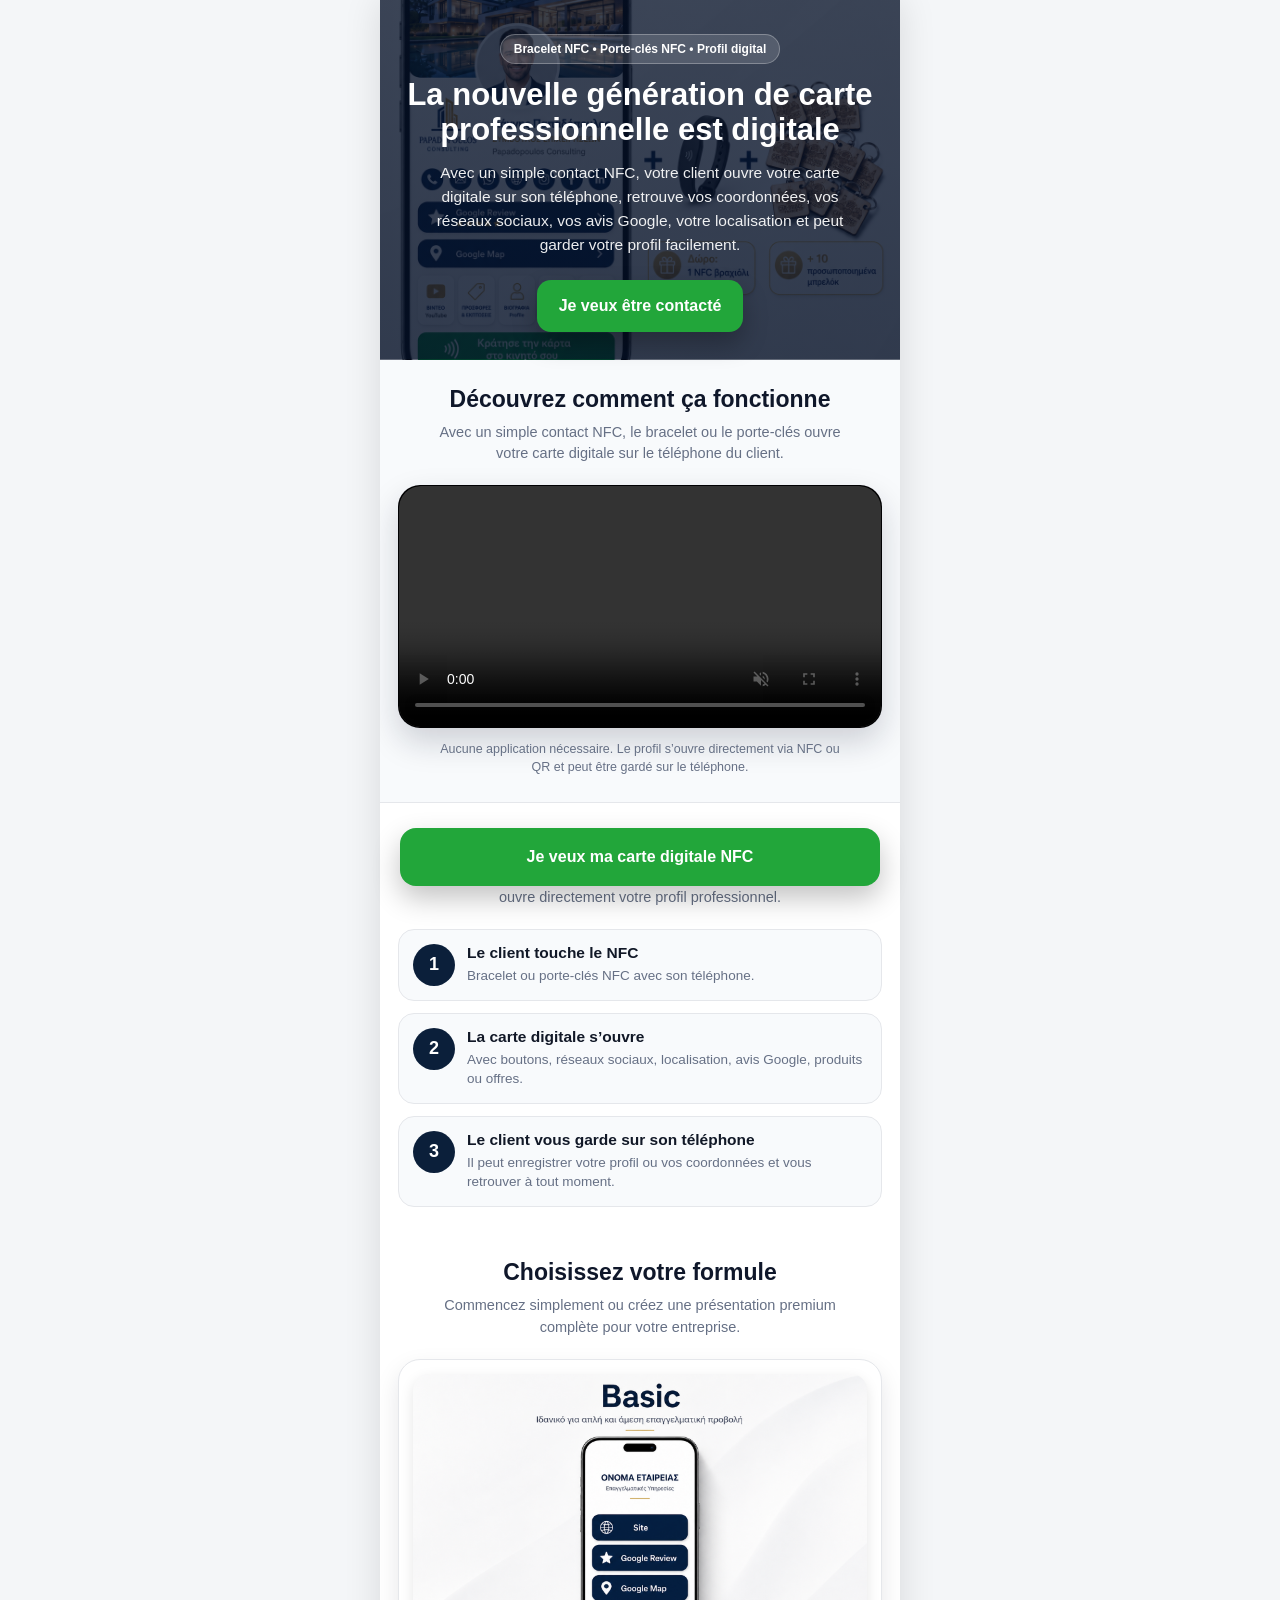
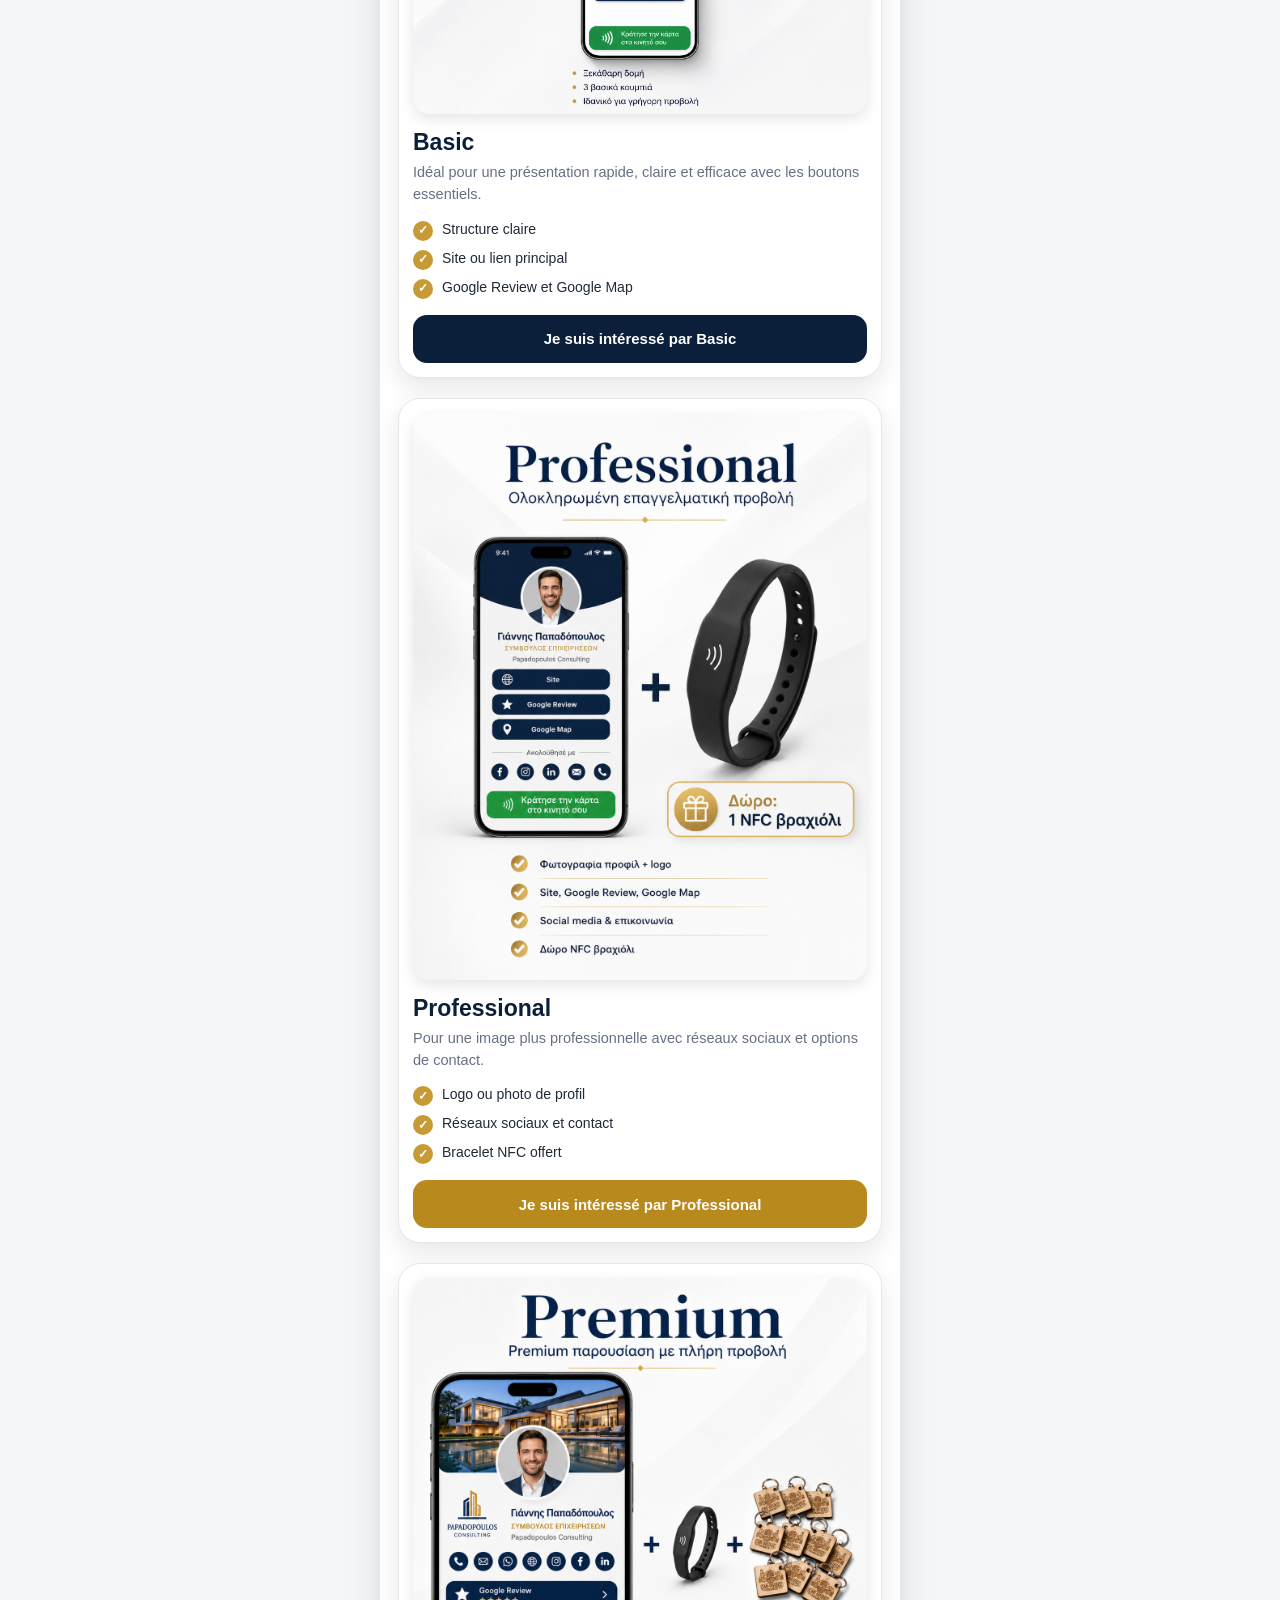
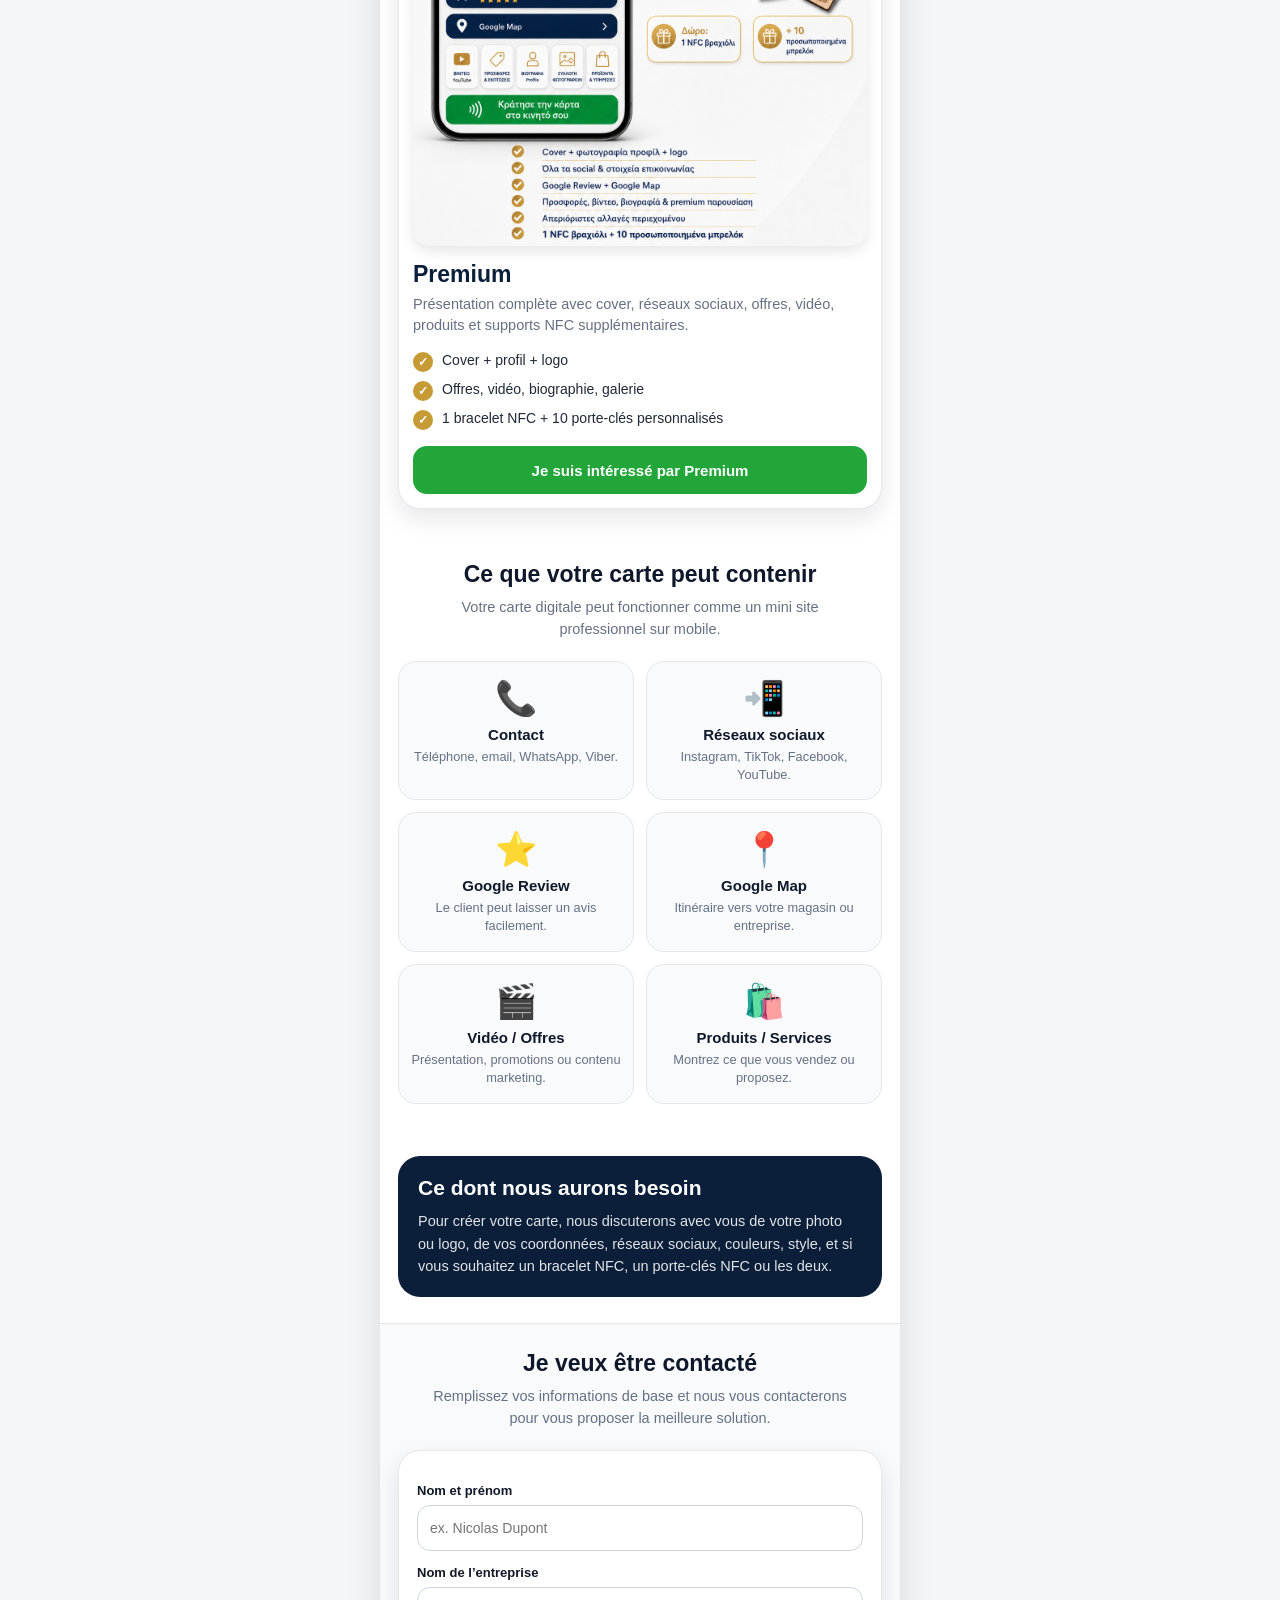
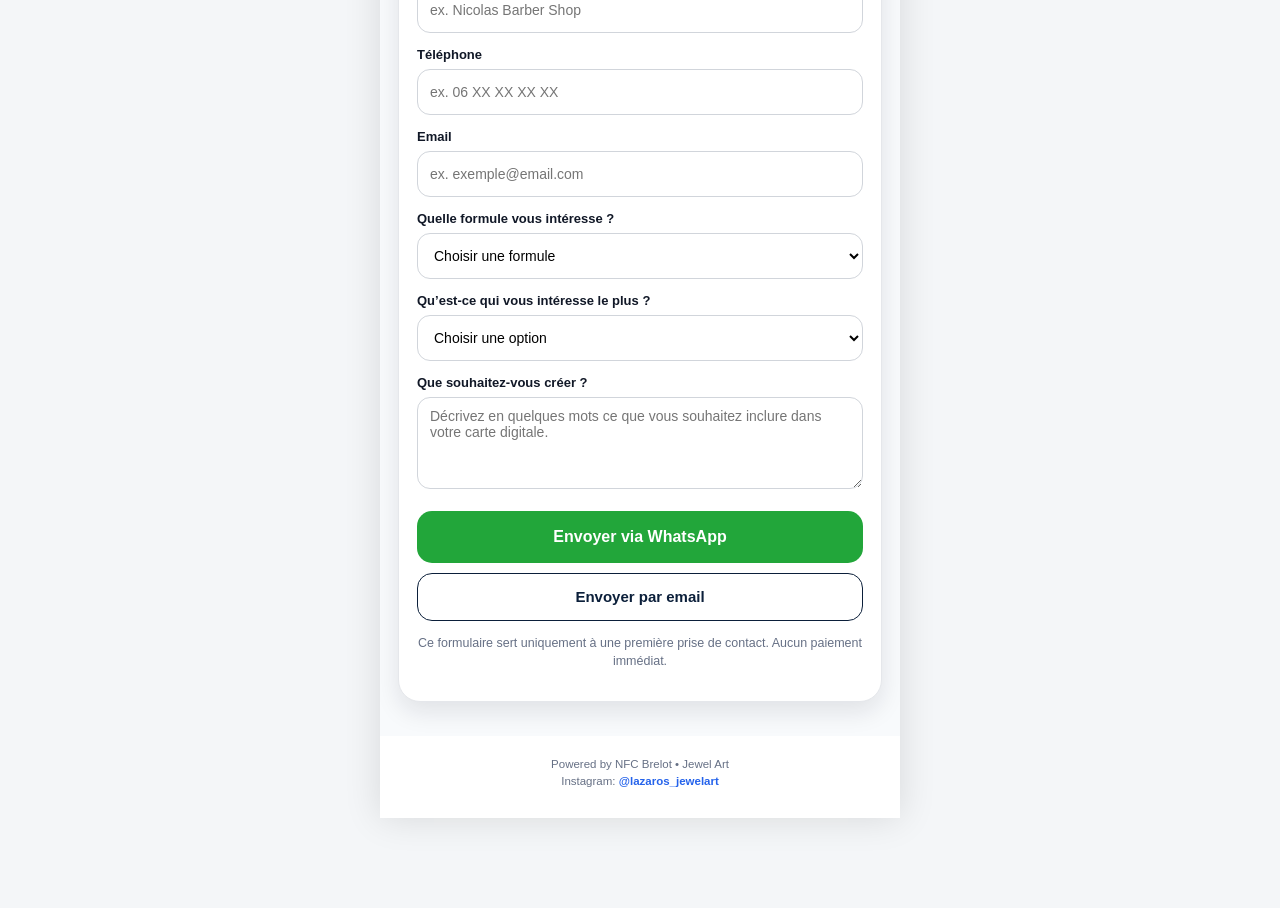
<file: create-card-fr.html>
<!DOCTYPE html>
<html lang="fr">
<head>
  <meta charset="UTF-8" />
  <meta name="viewport" content="width=device-width, initial-scale=1.0" />

  <title>Créez votre carte digitale NFC</title>

  <style>
    * {
      box-sizing: border-box;
      -webkit-tap-highlight-color: transparent;
    }

    html, body {
      margin: 0;
      padding: 0;
      font-family: Arial, Helvetica, sans-serif;
      background: #f4f6f8;
      color: #111827;
    }

    body {
      padding-bottom: 90px;
    }

    .page {
      width: 100%;
      max-width: 520px;
      margin: 0 auto;
      background: #ffffff;
      min-height: 100vh;
      box-shadow: 0 0 35px rgba(0,0,0,0.12);
      overflow: hidden;
    }

    .hero {
      padding: 34px 22px 28px;
      background:
        linear-gradient(rgba(5, 17, 40, 0.78), rgba(5, 17, 40, 0.82)),
        url("premium.png");
      background-size: cover;
      background-position: center;
      color: #ffffff;
      text-align: center;
    }

    .badge {
      display: inline-block;
      padding: 7px 13px;
      border-radius: 999px;
      background: rgba(255,255,255,0.14);
      border: 1px solid rgba(255,255,255,0.28);
      font-size: 12px;
      font-weight: 800;
      margin-bottom: 14px;
    }

    h1 {
      margin: 0;
      font-size: 31px;
      line-height: 1.12;
      font-weight: 900;
    }

    .hero p {
      margin: 14px auto 0;
      max-width: 430px;
      font-size: 15.5px;
      line-height: 1.55;
      color: rgba(255,255,255,0.92);
    }

    .hero-btn {
      margin-top: 22px;
      display: inline-flex;
      align-items: center;
      justify-content: center;
      min-height: 52px;
      padding: 0 22px;
      border-radius: 14px;
      background: #22a63a;
      color: #ffffff;
      text-decoration: none;
      font-weight: 900;
      font-size: 16px;
      box-shadow: 0 12px 24px rgba(0,0,0,0.26);
    }

    section {
      padding: 26px 18px;
    }

    .section-title {
      text-align: center;
      margin: 0 0 9px;
      font-size: 23px;
      font-weight: 900;
      color: #0f172a;
    }

    .section-subtitle {
      text-align: center;
      margin: 0 auto 20px;
      color: #667085;
      font-size: 14.5px;
      line-height: 1.5;
      max-width: 420px;
    }

    .video-section {
      padding: 26px 18px;
      background: #f8fafc;
      border-bottom: 1px solid #e5e7eb;
    }

    .video-box {
      width: 100%;
      border-radius: 22px;
      overflow: hidden;
      box-shadow: 0 14px 32px rgba(15, 23, 42, 0.18);
      background: #000000;
      border: 1px solid rgba(15, 23, 42, 0.08);
    }

    .video-box video {
      width: 100%;
      display: block;
      border-radius: 22px;
      background: #000000;
    }

    .video-note {
      margin: 12px auto 0;
      text-align: center;
      color: #667085;
      font-size: 12.5px;
      line-height: 1.45;
      max-width: 400px;
    }

    .steps {
      display: grid;
      gap: 12px;
    }

    .step {
      display: grid;
      grid-template-columns: 42px 1fr;
      gap: 12px;
      align-items: start;
      background: #f8fafc;
      border: 1px solid #e5e7eb;
      border-radius: 16px;
      padding: 14px;
    }

    .step-num {
      width: 42px;
      height: 42px;
      border-radius: 50%;
      background: #0b1f3a;
      color: #ffffff;
      display: flex;
      align-items: center;
      justify-content: center;
      font-weight: 900;
      font-size: 18px;
    }

    .step strong {
      display: block;
      font-size: 15.5px;
      margin-bottom: 4px;
      color: #111827;
    }

    .step span {
      display: block;
      font-size: 13.5px;
      line-height: 1.45;
      color: #667085;
    }

    .package-grid {
      display: grid;
      gap: 20px;
    }

    .package-card {
      background: #ffffff;
      border: 1px solid #e5e7eb;
      border-radius: 22px;
      padding: 14px;
      box-shadow: 0 10px 24px rgba(15, 23, 42, 0.10);
    }

    .package-card img {
      width: 100%;
      display: block;
      border-radius: 16px;
      background: #f1f5f9;
      box-shadow: 0 5px 14px rgba(0,0,0,0.10);
    }

    .package-card h3 {
      margin: 15px 0 6px;
      font-size: 23px;
      color: #0b1f3a;
      font-weight: 900;
    }

    .package-card p {
      margin: 0 0 14px;
      color: #667085;
      font-size: 14.5px;
      line-height: 1.5;
    }

    .features {
      display: grid;
      gap: 8px;
      margin: 12px 0 16px;
    }

    .feature {
      display: flex;
      align-items: flex-start;
      gap: 9px;
      font-size: 14px;
      color: #1f2937;
      line-height: 1.4;
    }

    .check {
      width: 20px;
      height: 20px;
      min-width: 20px;
      border-radius: 50%;
      background: #c69b35;
      color: #ffffff;
      display: inline-flex;
      align-items: center;
      justify-content: center;
      font-size: 12px;
      font-weight: 900;
      margin-top: 1px;
    }

    .package-btn {
      width: 100%;
      min-height: 48px;
      border: 0;
      border-radius: 14px;
      background: #0b1f3a;
      color: #ffffff;
      font-weight: 900;
      font-size: 15px;
      cursor: pointer;
      font-family: Arial, Helvetica, sans-serif;
    }

    .package-btn.green {
      background: #22a63a;
    }

    .package-btn.gold {
      background: #b8891d;
    }

    .products {
      display: grid;
      grid-template-columns: 1fr 1fr;
      gap: 12px;
    }

    .product {
      padding: 16px 12px;
      border-radius: 18px;
      background: #f8fafc;
      border: 1px solid #e5e7eb;
      text-align: center;
    }

    .product-icon {
      font-size: 34px;
      margin-bottom: 8px;
    }

    .product strong {
      display: block;
      font-size: 15px;
      margin-bottom: 5px;
      color: #0f172a;
    }

    .product span {
      display: block;
      font-size: 12.8px;
      color: #667085;
      line-height: 1.4;
    }

    .info-box {
      background: #0b1f3a;
      color: #ffffff;
      border-radius: 22px;
      padding: 20px;
    }

    .info-box h2 {
      margin: 0 0 10px;
      font-size: 21px;
    }

    .info-box p {
      margin: 0;
      color: rgba(255,255,255,0.88);
      line-height: 1.55;
      font-size: 14.5px;
    }

    .contact-box {
      background: #f8fafc;
      border-top: 1px solid #e5e7eb;
      padding: 26px 18px 34px;
    }

    .form-card {
      background: #ffffff;
      border-radius: 22px;
      padding: 18px;
      box-shadow: 0 10px 24px rgba(15, 23, 42, 0.10);
      border: 1px solid #e5e7eb;
    }

    .form-card label {
      display: block;
      font-size: 13px;
      font-weight: 900;
      margin: 14px 0 7px;
      color: #111827;
    }

    .form-card input,
    .form-card select,
    .form-card textarea {
      width: 100%;
      border: 1px solid #d1d5db;
      border-radius: 13px;
      min-height: 46px;
      padding: 10px 12px;
      font-family: Arial, Helvetica, sans-serif;
      font-size: 14px;
      outline: none;
      background: #ffffff;
    }

    .form-card textarea {
      min-height: 92px;
      resize: vertical;
    }

    .send-btn {
      margin-top: 18px;
      width: 100%;
      min-height: 52px;
      border: 0;
      border-radius: 15px;
      background: #22a63a;
      color: #ffffff;
      font-size: 16px;
      font-weight: 900;
      cursor: pointer;
      font-family: Arial, Helvetica, sans-serif;
    }

    .secondary-btn {
      margin-top: 10px;
      width: 100%;
      min-height: 48px;
      border-radius: 15px;
      border: 1px solid #0b1f3a;
      background: #ffffff;
      color: #0b1f3a;
      font-size: 15px;
      font-weight: 900;
      cursor: pointer;
      font-family: Arial, Helvetica, sans-serif;
    }

    .small-note {
      margin-top: 13px;
      font-size: 12.5px;
      color: #667085;
      line-height: 1.45;
      text-align: center;
    }

    .footer {
      text-align: center;
      padding: 20px 18px 28px;
      font-size: 11.5px;
      color: #667085;
      line-height: 1.5;
    }

    .footer a {
      color: #2563eb;
      text-decoration: none;
      font-weight: 900;
    }

    .sticky-cta {
      position: fixed;
      left: 50%;
      bottom: 14px;
      transform: translateX(-50%);
      width: calc(100% - 28px);
      max-width: 480px;
      z-index: 999;
    }

    .sticky-cta a {
      display: flex;
      align-items: center;
      justify-content: center;
      min-height: 58px;
      border-radius: 16px;
      background: #22a63a;
      color: #ffffff;
      text-decoration: none;
      font-weight: 900;
      box-shadow: 0 12px 28px rgba(0,0,0,0.24);
    }

    @media (max-width: 380px) {
      h1 {
        font-size: 27px;
      }

      .section-title {
        font-size: 21px;
      }

      .products {
        grid-template-columns: 1fr;
      }
    }
  </style>
</head>

<body>
  <main class="page">

    <header class="hero">
      <div class="badge">Bracelet NFC • Porte-clés NFC • Profil digital</div>
      <h1>La nouvelle génération de carte professionnelle est digitale</h1>
      <p>
        Avec un simple contact NFC, votre client ouvre votre carte digitale sur son téléphone,
        retrouve vos coordonnées, vos réseaux sociaux, vos avis Google, votre localisation
        et peut garder votre profil facilement.
      </p>
      <a class="hero-btn" href="#contact">Je veux être contacté</a>
    </header>

    <section class="video-section">
      <h2 class="section-title">Découvrez comment ça fonctionne</h2>
      <p class="section-subtitle">
        Avec un simple contact NFC, le bracelet ou le porte-clés ouvre votre carte digitale sur le téléphone du client.
      </p>

      <div class="video-box">
        <video autoplay muted loop playsinline controls>
          <source src="nfc-demo.mp4.mp4" type="video/mp4">
          Votre navigateur ne prend pas en charge la vidéo.
        </video>
      </div>

      <p class="video-note">
        Aucune application nécessaire. Le profil s’ouvre directement via NFC ou QR et peut être gardé sur le téléphone.
      </p>
    </section>

    <section>
      <h2 class="section-title">Comment ça marche</h2>
      <p class="section-subtitle">
        Pas besoin d’application. Pas besoin de carte papier. Le NFC ouvre directement votre profil professionnel.
      </p>

      <div class="steps">
        <div class="step">
          <div class="step-num">1</div>
          <div>
            <strong>Le client touche le NFC</strong>
            <span>Bracelet ou porte-clés NFC avec son téléphone.</span>
          </div>
        </div>

        <div class="step">
          <div class="step-num">2</div>
          <div>
            <strong>La carte digitale s’ouvre</strong>
            <span>Avec boutons, réseaux sociaux, localisation, avis Google, produits ou offres.</span>
          </div>
        </div>

        <div class="step">
          <div class="step-num">3</div>
          <div>
            <strong>Le client vous garde sur son téléphone</strong>
            <span>Il peut enregistrer votre profil ou vos coordonnées et vous retrouver à tout moment.</span>
          </div>
        </div>
      </div>
    </section>

    <section>
      <h2 class="section-title">Choisissez votre formule</h2>
      <p class="section-subtitle">
        Commencez simplement ou créez une présentation premium complète pour votre entreprise.
      </p>

      <div class="package-grid">

        <article class="package-card">
          <img src="basic.png" alt="Formule Basic NFC Digital Card">
          <h3>Basic</h3>
          <p>Idéal pour une présentation rapide, claire et efficace avec les boutons essentiels.</p>

          <div class="features">
            <div class="feature"><span class="check">✓</span> Structure claire</div>
            <div class="feature"><span class="check">✓</span> Site ou lien principal</div>
            <div class="feature"><span class="check">✓</span> Google Review et Google Map</div>
          </div>

          <button class="package-btn" onclick="selectPackage('Basic')">
            Je suis intéressé par Basic
          </button>
        </article>

        <article class="package-card">
          <img src="professional.png" alt="Formule Professional NFC Digital Card">
          <h3>Professional</h3>
          <p>Pour une image plus professionnelle avec réseaux sociaux et options de contact.</p>

          <div class="features">
            <div class="feature"><span class="check">✓</span> Logo ou photo de profil</div>
            <div class="feature"><span class="check">✓</span> Réseaux sociaux et contact</div>
            <div class="feature"><span class="check">✓</span> Bracelet NFC offert</div>
          </div>

          <button class="package-btn gold" onclick="selectPackage('Professional')">
            Je suis intéressé par Professional
          </button>
        </article>

        <article class="package-card">
          <img src="premium.png" alt="Formule Premium NFC Digital Card">
          <h3>Premium</h3>
          <p>Présentation complète avec cover, réseaux sociaux, offres, vidéo, produits et supports NFC supplémentaires.</p>

          <div class="features">
            <div class="feature"><span class="check">✓</span> Cover + profil + logo</div>
            <div class="feature"><span class="check">✓</span> Offres, vidéo, biographie, galerie</div>
            <div class="feature"><span class="check">✓</span> 1 bracelet NFC + 10 porte-clés personnalisés</div>
          </div>

          <button class="package-btn green" onclick="selectPackage('Premium')">
            Je suis intéressé par Premium
          </button>
        </article>

      </div>
    </section>

    <section>
      <h2 class="section-title">Ce que votre carte peut contenir</h2>
      <p class="section-subtitle">
        Votre carte digitale peut fonctionner comme un mini site professionnel sur mobile.
      </p>

      <div class="products">
        <div class="product">
          <div class="product-icon">📞</div>
          <strong>Contact</strong>
          <span>Téléphone, email, WhatsApp, Viber.</span>
        </div>

        <div class="product">
          <div class="product-icon">📲</div>
          <strong>Réseaux sociaux</strong>
          <span>Instagram, TikTok, Facebook, YouTube.</span>
        </div>

        <div class="product">
          <div class="product-icon">⭐</div>
          <strong>Google Review</strong>
          <span>Le client peut laisser un avis facilement.</span>
        </div>

        <div class="product">
          <div class="product-icon">📍</div>
          <strong>Google Map</strong>
          <span>Itinéraire vers votre magasin ou entreprise.</span>
        </div>

        <div class="product">
          <div class="product-icon">🎬</div>
          <strong>Vidéo / Offres</strong>
          <span>Présentation, promotions ou contenu marketing.</span>
        </div>

        <div class="product">
          <div class="product-icon">🛍️</div>
          <strong>Produits / Services</strong>
          <span>Montrez ce que vous vendez ou proposez.</span>
        </div>
      </div>
    </section>

    <section>
      <div class="info-box">
        <h2>Ce dont nous aurons besoin</h2>
        <p>
          Pour créer votre carte, nous discuterons avec vous de votre photo ou logo,
          de vos coordonnées, réseaux sociaux, couleurs, style, et si vous souhaitez
          un bracelet NFC, un porte-clés NFC ou les deux.
        </p>
      </div>
    </section>

    <section id="contact" class="contact-box">
      <h2 class="section-title">Je veux être contacté</h2>
      <p class="section-subtitle">
        Remplissez vos informations de base et nous vous contacterons pour vous proposer la meilleure solution.
      </p>

      <div class="form-card">
        <label for="name">Nom et prénom</label>
        <input id="name" type="text" placeholder="ex. Nicolas Dupont">

        <label for="business">Nom de l’entreprise</label>
        <input id="business" type="text" placeholder="ex. Nicolas Barber Shop">

        <label for="phone">Téléphone</label>
        <input id="phone" type="tel" placeholder="ex. 06 XX XX XX XX">

        <label for="email">Email</label>
        <input id="email" type="email" placeholder="ex. exemple@email.com">

        <label for="package">Quelle formule vous intéresse ?</label>
        <select id="package">
          <option value="">Choisir une formule</option>
          <option value="Basic">Basic</option>
          <option value="Professional">Professional</option>
          <option value="Premium">Premium</option>
          <option value="Je ne sais pas encore">Je ne sais pas encore</option>
        </select>

        <label for="product">Qu’est-ce qui vous intéresse le plus ?</label>
        <select id="product">
          <option value="">Choisir une option</option>
          <option value="Bracelet NFC">Bracelet NFC</option>
          <option value="Porte-clés NFC">Porte-clés NFC</option>
          <option value="Bracelet et porte-clés">Bracelet et porte-clés</option>
          <option value="Je veux en discuter">Je veux en discuter</option>
        </select>

        <label for="message">Que souhaitez-vous créer ?</label>
        <textarea id="message" placeholder="Décrivez en quelques mots ce que vous souhaitez inclure dans votre carte digitale."></textarea>

        <button class="send-btn" onclick="sendWhatsApp()">
          Envoyer via WhatsApp
        </button>

        <button class="secondary-btn" onclick="sendEmail()">
          Envoyer par email
        </button>

        <p class="small-note">
          Ce formulaire sert uniquement à une première prise de contact. Aucun paiement immédiat.
        </p>
      </div>
    </section>

    <footer class="footer">
      Powered by NFC Brelot • Jewel Art<br>
      Instagram:
      <a href="https://www.instagram.com/lazaros_jewelart" target="_self">@lazaros_jewelart</a>
    </footer>

  </main>

  <div class="sticky-cta">
    <a href="#contact">Je veux ma carte digitale NFC</a>
  </div>

  <script>
    const YOUR_PHONE = "33685376278";
    const YOUR_EMAIL = "carbridgefr@gmail.com";

    function selectPackage(packageName) {
      document.getElementById("package").value = packageName;
      document.getElementById("contact").scrollIntoView({ behavior: "smooth" });
    }

    function getFormText() {
      const name = document.getElementById("name").value.trim();
      const business = document.getElementById("business").value.trim();
      const phone = document.getElementById("phone").value.trim();
      const email = document.getElementById("email").value.trim();
      const packageChoice = document.getElementById("package").value;
      const product = document.getElementById("product").value;
      const message = document.getElementById("message").value.trim();

      return `Nouvelle demande pour une carte digitale NFC:
      
Nom et prénom: ${name || "-"}
Entreprise: ${business || "-"}
Téléphone: ${phone || "-"}
Email: ${email || "-"}
Formule: ${packageChoice || "-"}
Produit: ${product || "-"}
Message: ${message || "-"}`;
    }

    function sendWhatsApp() {
      const text = encodeURIComponent(getFormText());
      window.location.href = `https://wa.me/${YOUR_PHONE}?text=${text}`;
    }

    function sendEmail() {
      const subject = encodeURIComponent("Nouvelle demande pour une carte digitale NFC");
      const body = encodeURIComponent(getFormText());
      window.location.href = `mailto:${YOUR_EMAIL}?subject=${subject}&body=${body}`;
    }
  </script>
</body>
</html>
</file>
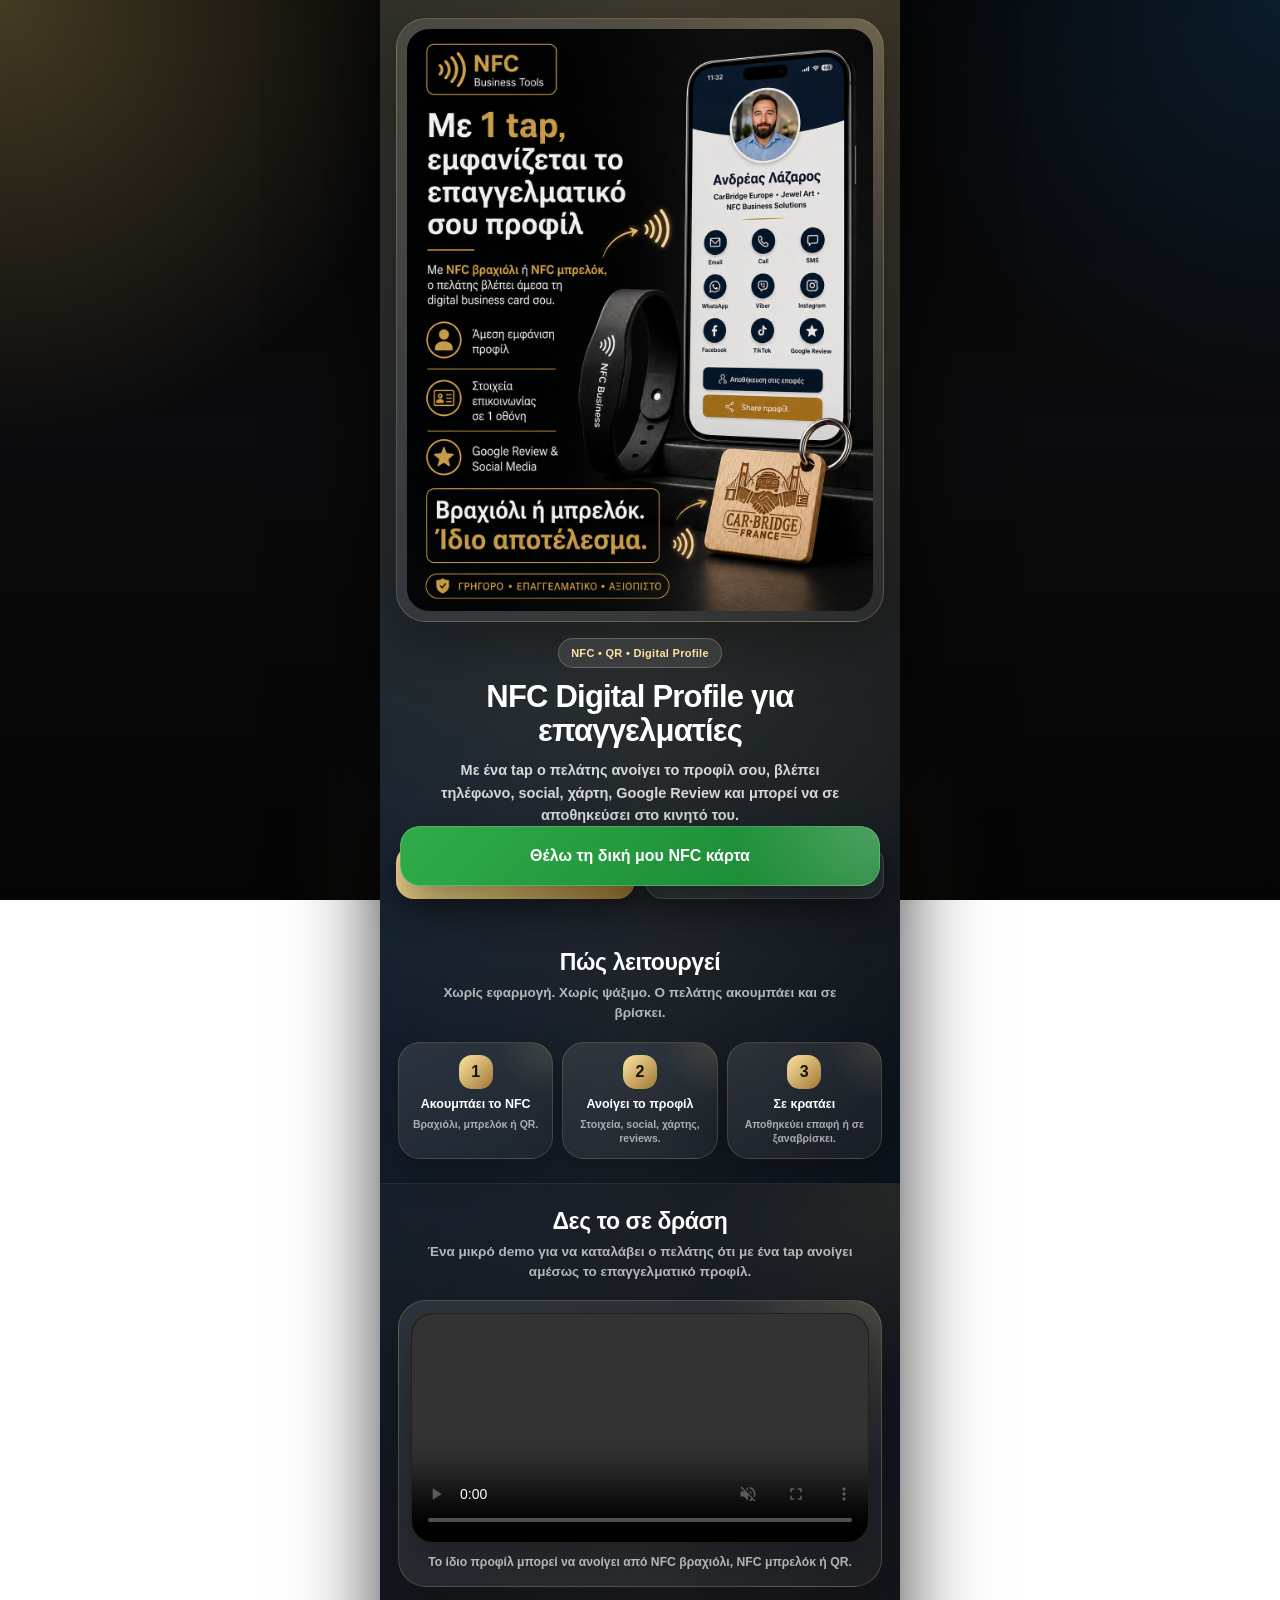
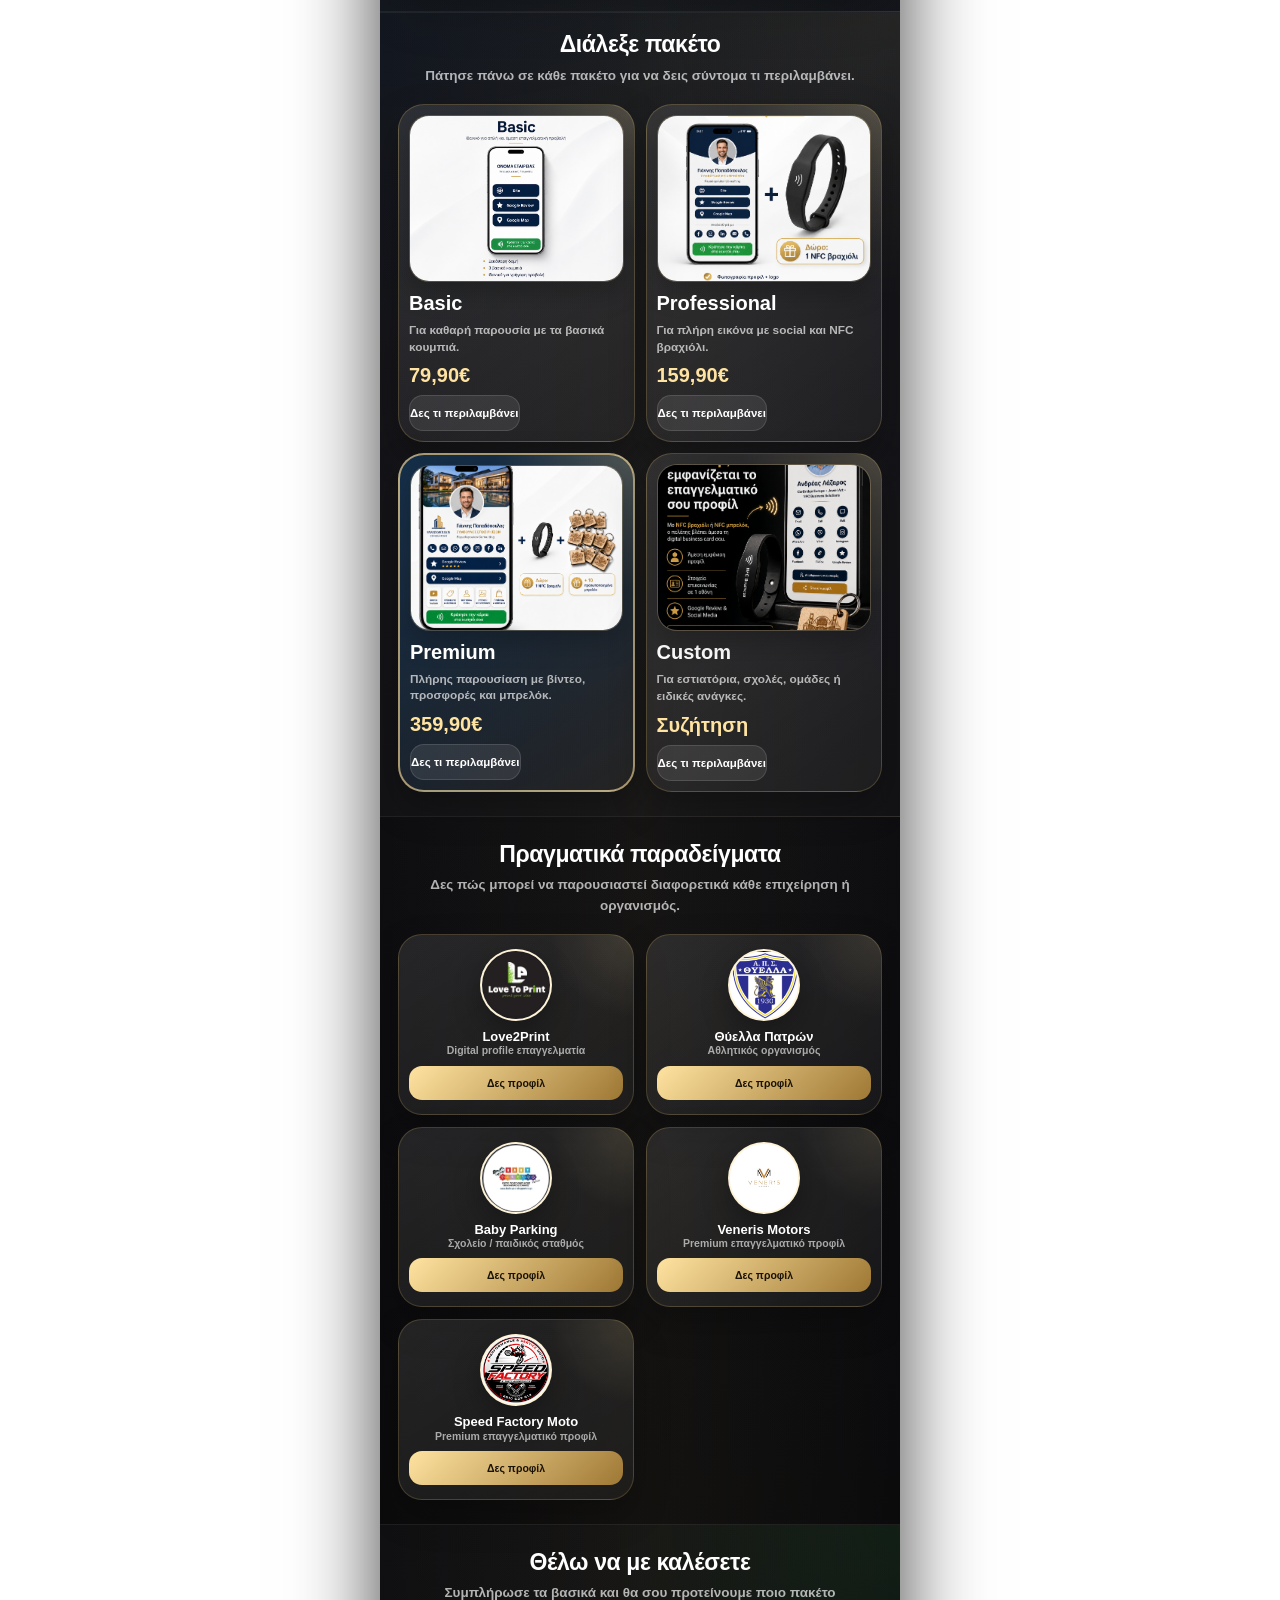
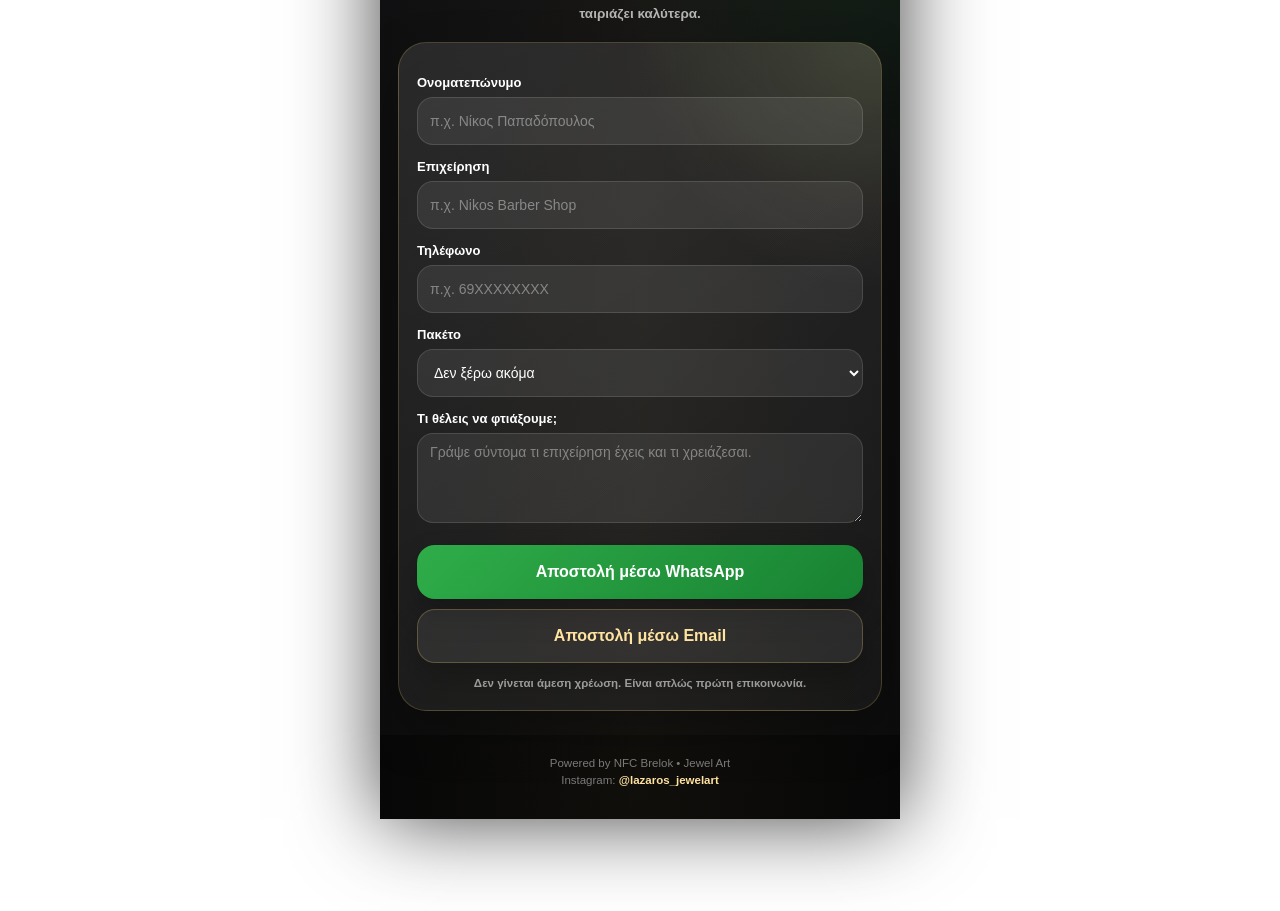
<file: create-card.html>
<!DOCTYPE html>
<html lang="el">
<head>
  <meta charset="UTF-8" />
  <meta name="viewport" content="width=device-width, initial-scale=1.0" />

  <title>NFC Digital Profile για επαγγελματίες</title>
  <meta name="description" content="Με ένα tap ανοίγει το επαγγελματικό σου προφίλ με τηλέφωνο, social, Google Review, χάρτη και αποθήκευση επαφής.">

  <meta property="og:type" content="website">
  <meta property="og:url" content="https://carbridgefr-glitch.github.io/test-profil-page/create-card.html">
  <meta property="og:title" content="NFC Digital Profile για επαγγελματίες">
  <meta property="og:description" content="Με ένα tap ανοίγει το επαγγελματικό σου προφίλ, τα social, το τηλέφωνο, ο χάρτης και οι αξιολογήσεις σου.">
  <meta property="og:image" content="https://carbridgefr-glitch.github.io/test-profil-page/1%20tap.png">
  <meta property="og:image:secure_url" content="https://carbridgefr-glitch.github.io/test-profil-page/1%20tap.png">
  <meta property="og:site_name" content="NFC Digital Profile">

  <meta name="twitter:card" content="summary_large_image">
  <meta name="twitter:title" content="NFC Digital Profile για επαγγελματίες">
  <meta name="twitter:description" content="Με ένα tap ανοίγει το επαγγελματικό σου προφίλ.">
  <meta name="twitter:image" content="https://carbridgefr-glitch.github.io/test-profil-page/1%20tap.png">

  <style>
    * {
      box-sizing: border-box;
      -webkit-tap-highlight-color: transparent;
    }

    :root {
      --black: #050505;
      --black-2: #0b0b0d;
      --cream: #f4ead8;
      --gold: #d7b76a;
      --gold-light: #ffe3a0;
      --gold-dark: #9e7834;
      --blue: #0e2d52;
      --blue-soft: #17446f;
      --white: #ffffff;
      --green: #22a63a;
    }

    html {
      scroll-behavior: smooth;
    }

    body {
      margin: 0;
      padding: 0 0 92px;
      font-family: Arial, Helvetica, sans-serif;
      color: var(--white);
      background:
        radial-gradient(circle at top left, rgba(215,183,106,0.30), transparent 28%),
        radial-gradient(circle at top right, rgba(23,68,111,0.36), transparent 26%),
        radial-gradient(circle at bottom center, rgba(215,183,106,0.14), transparent 32%),
        linear-gradient(180deg, #050505 0%, #0b0b0d 48%, #050505 100%);
      background-attachment: fixed;
    }

    a,
    button {
      touch-action: manipulation;
    }

    button {
      font-family: Arial, Helvetica, sans-serif;
      cursor: pointer;
    }

    .page {
      width: 100%;
      max-width: 520px;
      min-height: 100vh;
      margin: 0 auto;
      background:
        radial-gradient(circle at 90% 0%, rgba(215,183,106,0.20), transparent 28%),
        radial-gradient(circle at 0% 22%, rgba(14,45,82,0.42), transparent 34%),
        linear-gradient(180deg, #060606 0%, #101014 48%, #070707 100%);
      box-shadow: 0 0 80px rgba(0,0,0,0.74);
      overflow: hidden;
      position: relative;
    }

    .page::before {
      content: "";
      position: absolute;
      inset: 0;
      background:
        linear-gradient(135deg, rgba(255,255,255,0.08), transparent 34%),
        linear-gradient(90deg, transparent, rgba(215,183,106,0.045), transparent);
      pointer-events: none;
    }

    .page > * {
      position: relative;
      z-index: 1;
    }

    .hero {
      padding: 18px 16px 26px;
      text-align: center;
    }

    .hero-image-wrap {
      margin: 0 auto 16px;
      border-radius: 30px;
      padding: 10px;
      background:
        radial-gradient(circle at top right, rgba(255,227,160,0.18), transparent 32%),
        linear-gradient(145deg, rgba(255,255,255,0.12), rgba(255,255,255,0.04));
      border: 1px solid rgba(215,183,106,0.26);
      box-shadow: 0 22px 55px rgba(0,0,0,0.34);
    }

    .hero-image {
      width: 100%;
      display: block;
      border-radius: 22px;
      background: #000000;
    }

    .badge {
      display: inline-flex;
      padding: 8px 12px;
      border-radius: 999px;
      background: rgba(255,255,255,0.10);
      border: 1px solid rgba(255,227,160,0.24);
      color: var(--gold-light);
      font-size: 11px;
      font-weight: 900;
      margin-bottom: 12px;
      letter-spacing: 0.3px;
    }

    h1 {
      margin: 0;
      color: #ffffff;
      font-size: 31px;
      line-height: 1.08;
      font-weight: 900;
      letter-spacing: -0.8px;
    }

    .hero-subtitle {
      margin: 12px auto 0;
      max-width: 430px;
      color: rgba(255,255,255,0.82);
      font-size: 14.5px;
      line-height: 1.55;
      font-weight: 700;
    }

    .top-actions {
      display: grid;
      grid-template-columns: 1fr 1fr;
      gap: 10px;
      margin-top: 18px;
    }

    .main-btn,
    .ghost-btn {
      min-height: 54px;
      border-radius: 18px;
      display: flex;
      align-items: center;
      justify-content: center;
      text-align: center;
      text-decoration: none;
      font-weight: 900;
      font-size: 14px;
      padding: 0 12px;
      box-shadow: 0 14px 30px rgba(0,0,0,0.26);
    }

    .main-btn {
      background: linear-gradient(135deg, var(--gold-light), var(--gold), var(--gold-dark));
      color: #1a1205;
      border: 0;
    }

    .ghost-btn {
      background: rgba(255,255,255,0.08);
      color: #ffffff;
      border: 1px solid rgba(255,255,255,0.14);
    }

    section {
      padding: 24px 18px;
    }

    .section-title {
      margin: 0 0 8px;
      text-align: center;
      color: #ffffff;
      font-size: 23px;
      line-height: 1.15;
      font-weight: 900;
      letter-spacing: -0.4px;
    }

    .section-subtitle {
      margin: 0 auto 18px;
      max-width: 430px;
      color: rgba(255,255,255,0.68);
      text-align: center;
      font-size: 13.5px;
      line-height: 1.5;
      font-weight: 700;
    }

    .steps-mini {
      display: grid;
      grid-template-columns: repeat(3, 1fr);
      gap: 9px;
    }

    .mini-step {
      min-height: 116px;
      padding: 12px 8px;
      border-radius: 22px;
      background:
        radial-gradient(circle at top right, rgba(255,227,160,0.12), transparent 28%),
        linear-gradient(145deg, rgba(255,255,255,0.10), rgba(255,255,255,0.045));
      border: 1px solid rgba(215,183,106,0.20);
      text-align: center;
      box-shadow: 0 16px 36px rgba(0,0,0,0.22);
    }

    .mini-num {
      width: 34px;
      height: 34px;
      border-radius: 13px;
      margin: 0 auto 8px;
      background: linear-gradient(135deg, var(--gold-light), var(--gold-dark));
      color: #1a1205;
      display: flex;
      align-items: center;
      justify-content: center;
      font-weight: 900;
    }

    .mini-step strong {
      display: block;
      color: #fff;
      font-size: 12.5px;
      line-height: 1.25;
      font-weight: 900;
    }

    .mini-step span {
      display: block;
      margin-top: 5px;
      color: rgba(255,255,255,0.62);
      font-size: 10.5px;
      line-height: 1.35;
      font-weight: 700;
    }

    .packages {
      padding-top: 18px;
      background:
        radial-gradient(circle at top right, rgba(255,227,160,0.08), transparent 30%),
        rgba(255,255,255,0.02);
      border-top: 1px solid rgba(255,255,255,0.06);
      border-bottom: 1px solid rgba(255,255,255,0.06);
    }

    .package-grid {
      display: grid;
      grid-template-columns: 1fr 1fr;
      gap: 11px;
    }

    .package-tile {
      min-height: 248px;
      border: 1px solid rgba(215,183,106,0.24);
      border-radius: 26px;
      background:
        radial-gradient(circle at top right, rgba(255,227,160,0.16), transparent 34%),
        linear-gradient(145deg, rgba(255,255,255,0.105), rgba(255,255,255,0.045));
      box-shadow: 0 16px 36px rgba(0,0,0,0.27);
      color: #ffffff;
      text-align: left;
      padding: 10px;
      display: flex;
      flex-direction: column;
      justify-content: space-between;
      overflow: hidden;
    }

    .package-tile.highlight {
      border: 2px solid rgba(255,227,160,0.62);
      background:
        radial-gradient(circle at top right, rgba(255,227,160,0.22), transparent 34%),
        linear-gradient(145deg, rgba(23,68,111,0.58), rgba(255,255,255,0.045));
    }

    .package-image {
      width: 100%;
      aspect-ratio: 1 / 0.78;
      object-fit: cover;
      display: block;
      border-radius: 20px;
      margin-bottom: 10px;
      background: rgba(255,255,255,0.07);
      border: 1px solid rgba(215,183,106,0.18);
      box-shadow: 0 12px 26px rgba(0,0,0,0.22);
    }

    .package-image.custom-image {
      object-fit: cover;
      filter: saturate(1.05) contrast(1.02);
    }

    .package-icon {
      width: 42px;
      height: 42px;
      border-radius: 16px;
      background: linear-gradient(135deg, var(--gold-light), var(--gold-dark));
      color: #1a1205;
      display: flex;
      align-items: center;
      justify-content: center;
      font-weight: 900;
      margin-bottom: 9px;
    }

    .package-tile h3 {
      margin: 0;
      color: #fff;
      font-size: 20px;
      font-weight: 900;
      line-height: 1.1;
    }

    .package-tile p {
      margin: 8px 0 10px;
      color: rgba(255,255,255,0.67);
      font-size: 11.8px;
      line-height: 1.4;
      font-weight: 700;
    }

    .price {
      color: var(--gold-light);
      font-size: 20px;
      font-weight: 900;
      line-height: 1;
    }

    .tap-more {
      margin-top: 10px;
      min-height: 36px;
      border-radius: 14px;
      background: rgba(255,255,255,0.09);
      border: 1px solid rgba(255,255,255,0.12);
      color: #fff;
      font-size: 11.5px;
      font-weight: 900;
      display: flex;
      align-items: center;
      justify-content: center;
    }

    .proof-grid {
      display: grid;
      grid-template-columns: repeat(2, 1fr);
      gap: 12px;
    }

    .proof-card {
      min-height: 170px;
      padding: 14px 10px;
      border-radius: 24px;
      background:
        radial-gradient(circle at top right, rgba(255,227,160,0.12), transparent 28%),
        linear-gradient(145deg, rgba(255,255,255,0.10), rgba(255,255,255,0.045));
      border: 1px solid rgba(215,183,106,0.22);
      color: #fff;
      text-decoration: none;
      text-align: center;
      display: flex;
      flex-direction: column;
      justify-content: space-between;
      gap: 8px;
      box-shadow: 0 16px 36px rgba(0,0,0,0.24);
    }

    .proof-logo {
      width: 72px;
      height: 72px;
      margin: 0 auto;
      border-radius: 50%;
      background: #fff;
      object-fit: cover;
      border: 2px solid rgba(255,227,160,0.42);
      box-shadow: 0 12px 28px rgba(0,0,0,0.28);
    }

    .proof-card strong {
      display: block;
      color: #fff;
      font-size: 13px;
      font-weight: 900;
      line-height: 1.2;
    }

    .proof-card span {
      display: block;
      color: rgba(255,255,255,0.62);
      font-size: 10.5px;
      line-height: 1.25;
      font-weight: 700;
    }

    .view-profile {
      min-height: 34px;
      border-radius: 13px;
      background: linear-gradient(135deg, var(--gold-light), var(--gold-dark));
      color: #1a1205;
      display: flex;
      align-items: center;
      justify-content: center;
      font-size: 10.5px;
      font-weight: 900;
      padding: 6px;
    }

    .form-section {
      background:
        radial-gradient(circle at top right, rgba(34,166,58,0.10), transparent 30%),
        rgba(255,255,255,0.02);
      border-top: 1px solid rgba(255,255,255,0.06);
    }

    .form-card {
      border-radius: 28px;
      padding: 18px;
      background:
        radial-gradient(circle at top right, rgba(255,227,160,0.13), transparent 30%),
        linear-gradient(145deg, rgba(255,255,255,0.105), rgba(255,255,255,0.045));
      border: 1px solid rgba(215,183,106,0.24);
      box-shadow: 0 20px 50px rgba(0,0,0,0.27);
    }

    .form-card label {
      display: block;
      color: #ffffff;
      font-size: 13px;
      font-weight: 900;
      margin: 14px 0 7px;
    }

    .form-card input,
    .form-card select,
    .form-card textarea {
      width: 100%;
      min-height: 48px;
      border-radius: 16px;
      border: 1px solid rgba(255,255,255,0.12);
      padding: 10px 12px;
      background: rgba(255,255,255,0.08);
      color: #ffffff;
      font-size: 14px;
      outline: none;
      font-family: Arial, Helvetica, sans-serif;
    }

    .form-card input::placeholder,
    .form-card textarea::placeholder {
      color: rgba(255,255,255,0.40);
    }

    .form-card select option {
      color: #111827;
      background: #ffffff;
    }

    .form-card textarea {
      min-height: 90px;
      resize: vertical;
    }

    .send-btn,
    .secondary-btn {
      width: 100%;
      min-height: 54px;
      margin-top: 18px;
      border: 0;
      border-radius: 18px;
      color: #ffffff;
      font-size: 16px;
      font-weight: 900;
      cursor: pointer;
      font-family: Arial, Helvetica, sans-serif;
      box-shadow: 0 14px 30px rgba(0,0,0,0.24);
    }

    .send-btn {
      background: linear-gradient(135deg, #2fad49, #188232);
    }

    .secondary-btn {
      margin-top: 10px;
      background: rgba(255,255,255,0.08);
      border: 1px solid rgba(215,183,106,0.30);
      color: var(--gold-light);
    }

    .small-note {
      margin: 12px 0 0;
      color: rgba(255,255,255,0.56);
      font-size: 11.5px;
      line-height: 1.45;
      text-align: center;
      font-weight: 700;
    }

    .footer {
      text-align: center;
      padding: 20px 18px 30px;
      color: rgba(255,255,255,0.45);
      font-size: 11.5px;
      line-height: 1.5;
    }

    .footer a {
      color: var(--gold-light);
      text-decoration: none;
      font-weight: 900;
    }

    .sticky-cta {
      position: fixed;
      left: 50%;
      bottom: 14px;
      transform: translateX(-50%);
      width: calc(100% - 28px);
      max-width: 480px;
      z-index: 999;
    }

    .sticky-cta a {
      min-height: 60px;
      border-radius: 20px;
      background:
        radial-gradient(circle at top right, rgba(255,255,255,0.22), transparent 30%),
        linear-gradient(135deg, #2fad49, #188232);
      color: #ffffff;
      text-decoration: none;
      font-weight: 900;
      display: flex;
      align-items: center;
      justify-content: center;
      box-shadow: 0 18px 42px rgba(0,0,0,0.40);
      border: 1px solid rgba(255,255,255,0.18);
    }

    .modal {
      display: none;
      position: fixed;
      inset: 0;
      z-index: 10000;
      padding: 18px;
      background: rgba(0,0,0,0.72);
      align-items: center;
      justify-content: center;
    }

    .modal.open {
      display: flex;
    }

    .modal-box {
      width: 100%;
      max-width: 420px;
      max-height: 86vh;
      overflow: auto;
      border-radius: 30px;
      padding: 22px;
      background:
        radial-gradient(circle at top right, rgba(255,227,160,0.16), transparent 30%),
        linear-gradient(145deg, #111111, #050505);
      border: 1px solid rgba(255,227,160,0.30);
      box-shadow: 0 28px 80px rgba(0,0,0,0.58);
      position: relative;
    }

    .modal-close {
      position: absolute;
      top: 11px;
      right: 11px;
      width: 38px;
      height: 38px;
      border: 0;
      border-radius: 14px;
      background: rgba(255,255,255,0.12);
      color: #fff;
      font-size: 22px;
      font-weight: 900;
    }

    .modal-box h2 {
      margin: 0 42px 8px 0;
      color: var(--gold-light);
      font-size: 24px;
      font-weight: 900;
      line-height: 1.1;
    }

    .modal-price {
      margin: 0 0 14px;
      color: #ffffff;
      font-size: 28px;
      font-weight: 900;
    }

    .modal-box p {
      margin: 0 0 14px;
      color: rgba(255,255,255,0.72);
      font-size: 13.5px;
      line-height: 1.5;
      font-weight: 700;
    }

    .modal-list {
      display: grid;
      gap: 9px;
      margin: 14px 0 18px;
    }

    .modal-list div {
      display: flex;
      gap: 9px;
      align-items: flex-start;
      color: rgba(255,255,255,0.80);
      font-size: 13px;
      line-height: 1.4;
      font-weight: 700;
    }

    .check {
      width: 20px;
      height: 20px;
      min-width: 20px;
      border-radius: 50%;
      background: var(--gold);
      color: #1a1205;
      display: inline-flex;
      align-items: center;
      justify-content: center;
      font-size: 12px;
      font-weight: 900;
      margin-top: 1px;
    }

    .modal-action {
      width: 100%;
      min-height: 54px;
      border: 0;
      border-radius: 18px;
      background: linear-gradient(135deg, #2fad49, #188232);
      color: #fff;
      font-size: 15px;
      font-weight: 900;
      font-family: Arial, Helvetica, sans-serif;
      box-shadow: 0 14px 30px rgba(0,0,0,0.24);
    }



    .video-demo-section {
      background:
        radial-gradient(circle at top right, rgba(215,183,106,0.10), transparent 30%),
        rgba(255,255,255,0.02);
      border-top: 1px solid rgba(255,255,255,0.06);
      border-bottom: 1px solid rgba(255,255,255,0.06);
    }

    .video-card {
      border-radius: 28px;
      padding: 12px;
      background:
        radial-gradient(circle at top right, rgba(255,227,160,0.14), transparent 30%),
        linear-gradient(145deg, rgba(255,255,255,0.105), rgba(255,255,255,0.045));
      border: 1px solid rgba(215,183,106,0.24);
      box-shadow: 0 20px 50px rgba(0,0,0,0.27);
      overflow: hidden;
    }

    .demo-video {
      width: 100%;
      display: block;
      border-radius: 22px;
      background: #000000;
      border: 1px solid rgba(215,183,106,0.18);
      box-shadow: 0 14px 32px rgba(0,0,0,0.26);
    }

    .video-caption {
      margin: 11px 4px 2px;
      color: rgba(255,255,255,0.66);
      font-size: 12.2px;
      line-height: 1.45;
      text-align: center;
      font-weight: 700;
    }

    .modal-media {
      margin: 0 0 16px;
      padding-right: 44px;
    }

    .modal-image {
      width: 100%;
      display: block;
      border-radius: 22px;
      background: rgba(255,255,255,0.07);
      border: 1px solid rgba(215,183,106,0.20);
      box-shadow: 0 14px 32px rgba(0,0,0,0.26);
      object-fit: cover;
    }

    .modal-media-grid {
      display: grid;
      grid-template-columns: 1fr 1fr;
      gap: 10px;
      align-items: stretch;
    }

    .modal-video {
      width: 100%;
      height: 100%;
      min-height: 154px;
      display: block;
      object-fit: cover;
      border-radius: 22px;
      background: #000000;
      border: 1px solid rgba(215,183,106,0.20);
      box-shadow: 0 14px 32px rgba(0,0,0,0.26);
    }

    .modal-video-note {
      margin: 8px 0 0;
      color: rgba(255,255,255,0.60);
      font-size: 11px;
      line-height: 1.35;
      text-align: center;
      font-weight: 700;
    }

    @media (max-width: 380px) {
      h1 {
        font-size: 27px;
      }

      .top-actions {
        grid-template-columns: 1fr;
      }

      .steps-mini {
        grid-template-columns: 1fr;
      }

      .package-tile {
        min-height: 238px;
      }

      .package-tile h3 {
        font-size: 18px;
      }

      .price {
        font-size: 18px;
      }
    }
  </style>
</head>

<body>
  <main class="page">

    <header class="hero">
      <div class="hero-image-wrap">
        <img
          class="hero-image"
          src="1%20tap.png"
          alt="Με ένα tap εμφανίζεται το επαγγελματικό σου προφίλ"
        >
      </div>

      <div class="badge">NFC • QR • Digital Profile</div>

      <h1>NFC Digital Profile για επαγγελματίες</h1>

      <p class="hero-subtitle">
        Με ένα tap ο πελάτης ανοίγει το προφίλ σου, βλέπει τηλέφωνο, social,
        χάρτη, Google Review και μπορεί να σε αποθηκεύσει στο κινητό του.
      </p>

      <div class="top-actions">
        <a class="main-btn" href="#packages">Δες πακέτα</a>
        <a class="ghost-btn" href="#contact">Θέλω να με καλέσετε</a>
      </div>
    </header>


    <section>
      <h2 class="section-title">Πώς λειτουργεί</h2>
      <p class="section-subtitle">
        Χωρίς εφαρμογή. Χωρίς ψάξιμο. Ο πελάτης ακουμπάει και σε βρίσκει.
      </p>

      <div class="steps-mini">
        <div class="mini-step">
          <div class="mini-num">1</div>
          <strong>Ακουμπάει το NFC</strong>
          <span>Βραχιόλι, μπρελόκ ή QR.</span>
        </div>

        <div class="mini-step">
          <div class="mini-num">2</div>
          <strong>Ανοίγει το προφίλ</strong>
          <span>Στοιχεία, social, χάρτης, reviews.</span>
        </div>

        <div class="mini-step">
          <div class="mini-num">3</div>
          <strong>Σε κρατάει</strong>
          <span>Αποθηκεύει επαφή ή σε ξαναβρίσκει.</span>
        </div>
      </div>
    </section>


    <section class="video-demo-section">
      <h2 class="section-title">Δες το σε δράση</h2>
      <p class="section-subtitle">
        Ένα μικρό demo για να καταλάβει ο πελάτης ότι με ένα tap ανοίγει αμέσως το επαγγελματικό προφίλ.
      </p>

      <div class="video-card">
        <video class="demo-video" autoplay muted loop playsinline controls>
          <source src="nfc-demo.mp4.mp4" type="video/mp4">
          Το πρόγραμμα περιήγησής σας δεν υποστηρίζει βίντεο.
        </video>
        <p class="video-caption">
          Το ίδιο προφίλ μπορεί να ανοίγει από NFC βραχιόλι, NFC μπρελόκ ή QR.
        </p>
      </div>
    </section>


    <section id="packages" class="packages">
      <h2 class="section-title">Διάλεξε πακέτο</h2>
      <p class="section-subtitle">
        Πάτησε πάνω σε κάθε πακέτο για να δεις σύντομα τι περιλαμβάνει.
      </p>

      <div class="package-grid">

        <button class="package-tile" onclick="openPackage('basic')">
          <div>
            <img class="package-image" src="basic.png" onerror="this.onerror=null; this.src='Basic.png';" alt="Basic NFC Digital Profile">
            <h3>Basic</h3>
            <p>Για καθαρή παρουσία με τα βασικά κουμπιά.</p>
          </div>
          <div>
            <div class="price">79,90€</div>
            <div class="tap-more">Δες τι περιλαμβάνει</div>
          </div>
        </button>

        <button class="package-tile" onclick="openPackage('professional')">
          <div>
            <img class="package-image" src="professional.png" onerror="this.onerror=null; this.src='Professional.png';" alt="Professional NFC Digital Profile">
            <h3>Professional</h3>
            <p>Για πλήρη εικόνα με social και NFC βραχιόλι.</p>
          </div>
          <div>
            <div class="price">159,90€</div>
            <div class="tap-more">Δες τι περιλαμβάνει</div>
          </div>
        </button>

        <button class="package-tile highlight" onclick="openPackage('premium')">
          <div>
            <img class="package-image" src="premium.png" onerror="this.onerror=null; this.src='Premium.png';" alt="Premium NFC Digital Profile">
            <h3>Premium</h3>
            <p>Πλήρης παρουσίαση με βίντεο, προσφορές και μπρελόκ.</p>
          </div>
          <div>
            <div class="price">359,90€</div>
            <div class="tap-more">Δες τι περιλαμβάνει</div>
          </div>
        </button>

        <button class="package-tile" onclick="openPackage('custom')">
          <div>
            <img class="package-image custom-image" src="1%20tap.png" alt="Custom Business NFC Profile">
            <h3>Custom</h3>
            <p>Για εστιατόρια, σχολές, ομάδες ή ειδικές ανάγκες.</p>
          </div>
          <div>
            <div class="price">Συζήτηση</div>
            <div class="tap-more">Δες τι περιλαμβάνει</div>
          </div>
        </button>

      </div>
    </section>


    <section id="work">
      <h2 class="section-title">Πραγματικά παραδείγματα</h2>
      <p class="section-subtitle">
        Δες πώς μπορεί να παρουσιαστεί διαφορετικά κάθε επιχείρηση ή οργανισμός.
      </p>

      <div class="proof-grid">

        <a class="proof-card" href="https://carbridgefr-glitch.github.io/lovetoprint-profile/" target="_self">
          <img class="proof-logo" src="lovetoprint-logo.png.jpeg" alt="Love2Print logo">
          <div>
            <strong>Love2Print</strong>
            <span>Digital profile επαγγελματία</span>
          </div>
          <div class="view-profile">Δες προφίλ</div>
        </a>

        <a class="proof-card" href="https://carbridgefr-glitch.github.io/thiela-patron/" target="_self">
          <img class="proof-logo" src="profil%20logo%20thiela.png" alt="Θύελλα Πατρών logo">
          <div>
            <strong>Θύελλα Πατρών</strong>
            <span>Αθλητικός οργανισμός</span>
          </div>
          <div class="view-profile">Δες προφίλ</div>
        </a>

        <a class="proof-card" href="https://carbridgefr-glitch.github.io/baby-parking/" target="_self">
          <img class="proof-logo" src="baby%20parking.jpeg" alt="Baby Parking logo">
          <div>
            <strong>Baby Parking</strong>
            <span>Σχολείο / παιδικός σταθμός</span>
          </div>
          <div class="view-profile">Δες προφίλ</div>
        </a>

        <a class="proof-card" href="https://carbridgefr-glitch.github.io/veneris/" target="_self">
          <img class="proof-logo" src="profil%20veneris.jpg" alt="Veneris Motors logo">
          <div>
            <strong>Veneris Motors</strong>
            <span>Premium επαγγελματικό προφίλ</span>
          </div>
          <div class="view-profile">Δες προφίλ</div>
        </a>

        <a class="proof-card" href="https://carbridgefr-glitch.github.io/speedfactory/" target="_self">
          <img class="proof-logo" src="icon-192.webp" alt="Speed Factory Moto logo">
          <div>
            <strong>Speed Factory Moto</strong>
            <span>Premium επαγγελματικό προφίλ</span>
          </div>
          <div class="view-profile">Δες προφίλ</div>
        </a>

      </div>
    </section>


    <section id="contact" class="form-section">
      <h2 class="section-title">Θέλω να με καλέσετε</h2>
      <p class="section-subtitle">
        Συμπλήρωσε τα βασικά και θα σου προτείνουμε ποιο πακέτο ταιριάζει καλύτερα.
      </p>

      <div class="form-card">

        <label for="name">Ονοματεπώνυμο</label>
        <input id="name" type="text" placeholder="π.χ. Νίκος Παπαδόπουλος">

        <label for="business">Επιχείρηση</label>
        <input id="business" type="text" placeholder="π.χ. Nikos Barber Shop">

        <label for="phone">Τηλέφωνο</label>
        <input id="phone" type="tel" placeholder="π.χ. 69XXXXXXXX">

        <label for="package">Πακέτο</label>
        <select id="package">
          <option value="">Δεν ξέρω ακόμα</option>
          <option value="Basic">Basic - 79,90€</option>
          <option value="Professional">Professional - 159,90€</option>
          <option value="Premium">Premium - 359,90€</option>
          <option value="Custom">Custom Business</option>
        </select>

        <label for="message">Τι θέλεις να φτιάξουμε;</label>
        <textarea id="message" placeholder="Γράψε σύντομα τι επιχείρηση έχεις και τι χρειάζεσαι."></textarea>

        <button class="send-btn" onclick="sendWhatsApp()">
          Αποστολή μέσω WhatsApp
        </button>

        <button class="secondary-btn" onclick="sendEmail()">
          Αποστολή μέσω Email
        </button>

        <p class="small-note">
          Δεν γίνεται άμεση χρέωση. Είναι απλώς πρώτη επικοινωνία.
        </p>

      </div>
    </section>


    <footer class="footer">
      Powered by NFC Brelok • Jewel Art<br>
      Instagram:
      <a href="https://www.instagram.com/lazaros_jewelart/" target="_self">@lazaros_jewelart</a>
    </footer>

  </main>


  <div class="sticky-cta">
    <a href="#contact">Θέλω τη δική μου NFC κάρτα</a>
  </div>


  <div class="modal" id="packageModal">
    <div class="modal-box">
      <button class="modal-close" onclick="closePackage()">×</button>
      <div class="modal-media" id="modalMedia"></div>
      <h2 id="modalTitle"></h2>
      <div class="modal-price" id="modalPrice"></div>
      <p id="modalText"></p>
      <div class="modal-list" id="modalList"></div>
      <button class="modal-action" onclick="chooseCurrentPackage()">
        Ενδιαφέρομαι για αυτό το πακέτο
      </button>
    </div>
  </div>


  <script>
    const YOUR_PHONE = "306988128099";
    const YOUR_EMAIL = "carbridgefr@gmail.com";
    const CREATE_PAGE_URL = "https://carbridgefr-glitch.github.io/test-profil-page/create-card.html";

    let currentPackage = "";

    const packages = {
      basic: {
        name: "Basic",
        price: "79,90€",
        image: "basic.png",
        fallbackImage: "Basic.png",
        text: "Για επαγγελματίες που θέλουν μία απλή και καθαρή ψηφιακή κάρτα.",
        items: [
          "Βασική NFC landing page",
          "Κουμπιά για τηλέφωνο, email ή βασικό link",
          "Google Review και Google Map",
          "+15€ για κάθε αλλαγή ή προσθήκη κουμπιού μετά την παράδοση"
        ]
      },

      professional: {
        name: "Professional",
        price: "159,90€",
        image: "professional.png",
        fallbackImage: "Professional.png",
        video: "nfc-demo.mp4.mp4",
        splitMedia: true,
        text: "Για πιο ολοκληρωμένη επαγγελματική εικόνα με social, επικοινωνία και NFC βραχιόλι.",
        items: [
          "Logo ή φωτογραφία προφίλ",
          "Social media και άμεση επικοινωνία",
          "Google Review, Google Map και βασικές πληροφορίες",
          "Δώρο 1 NFC βραχιόλι",
          "Mini demo video για να καταλάβει ο πελάτης πώς λειτουργεί",
          "+15€ για κάθε αλλαγή ή προσθήκη κουμπιού μετά την παράδοση"
        ]
      },

      premium: {
        name: "Premium",
        price: "359,90€",
        image: "premium.png",
        fallbackImage: "Premium.png",
        text: "Για πλήρη παρουσίαση επιχείρησης με premium εικόνα, βίντεο, προσφορές και NFC υλικό.",
        items: [
          "Cover, logo, φωτογραφίες και πλήρης δομή προφίλ",
          "Προσφορές, βίντεο, βιογραφία ή gallery",
          "Google Review, Google Map, social και επικοινωνία",
          "Δώρο 1 NFC βραχιόλι",
          "10 προσωποποιημένα NFC μπρελόκ με λογότυπο",
          "+10€ για κάθε αλλαγή ή προσθήκη κουμπιού μετά την παράδοση"
        ]
      },

      custom: {
        name: "Custom Business",
        price: "Κατόπιν συνεννόησης",
        image: "1%20tap.png",
        text: "Για επιχειρήσεις ή οργανισμούς που χρειάζονται ειδική παρουσίαση και όχι απλό προφίλ.",
        items: [
          "Ιδανικό για εστιατόρια, σχολές, ομάδες, ξενοδοχεία ή καταστήματα",
          "Μπορεί να περιλαμβάνει menu, υπηρεσίες, προϊόντα ή ξεχωριστές σελίδες",
          "Μπορεί να συνδυαστεί με QR, NFC μπρελόκ ή NFC κάρτες",
          "Η τιμή βγαίνει μετά από σύντομη συζήτηση"
        ]
      }
    };

    function packageImageHtml(data) {
      const fallback = data.fallbackImage
        ? ` onerror="this.onerror=null; this.src='${data.fallbackImage}';"`
        : "";

      if (data.splitMedia && data.video) {
        return `
          <div class="modal-media-grid">
            <img class="modal-image" src="${data.image}"${fallback} alt="${data.name} NFC Digital Profile">
            <video class="modal-video" autoplay muted loop playsinline controls>
              <source src="${data.video}" type="video/mp4">
              Το πρόγραμμα περιήγησής σας δεν υποστηρίζει βίντεο.
            </video>
          </div>
          <div class="modal-video-note">Professional: προφίλ + NFC βραχιόλι σε πραγματική χρήση.</div>
        `;
      }

      return `<img class="modal-image" src="${data.image}"${fallback} alt="${data.name} NFC Digital Profile">`;
    }

    function openPackage(key) {
      const data = packages[key];
      currentPackage = data.name;

      document.getElementById("modalMedia").innerHTML = packageImageHtml(data);
      document.getElementById("modalTitle").textContent = data.name;
      document.getElementById("modalPrice").textContent = data.price;
      document.getElementById("modalText").textContent = data.text;

      document.getElementById("modalList").innerHTML = data.items
        .map(item => `<div><span class="check">✓</span><span>${item}</span></div>`)
        .join("");

      document.getElementById("packageModal").classList.add("open");
    }

    function closePackage() {
      document.getElementById("packageModal").classList.remove("open");
    }

    function chooseCurrentPackage() {
      document.getElementById("package").value = currentPackage;
      closePackage();
      document.getElementById("contact").scrollIntoView({ behavior: "smooth" });
    }

    function shareCreatePage() {
      if (navigator.share) {
        navigator.share({
          title: "NFC Digital Profile για επαγγελματίες",
          text: "Δες πώς μπορείς να φτιάξεις τη δική σου NFC digital card.",
          url: CREATE_PAGE_URL
        });
      } else if (navigator.clipboard) {
        navigator.clipboard.writeText(CREATE_PAGE_URL).then(function () {
          alert("Το link αντιγράφηκε.");
        });
      } else {
        alert("Αντιγράψτε αυτό το link: " + CREATE_PAGE_URL);
      }
    }

    function getFormText() {
      const name = document.getElementById("name").value.trim();
      const business = document.getElementById("business").value.trim();
      const phone = document.getElementById("phone").value.trim();
      const packageChoice = document.getElementById("package").value || "Δεν ξέρω ακόμα";
      const message = document.getElementById("message").value.trim();

      return `Νέο ενδιαφέρον για NFC Digital Profile:

Ονοματεπώνυμο: ${name || "-"}
Επιχείρηση: ${business || "-"}
Τηλέφωνο: ${phone || "-"}
Πακέτο: ${packageChoice}
Μήνυμα: ${message || "-"}`;
    }

    function sendWhatsApp() {
      const text = encodeURIComponent(getFormText());
      window.location.href = `https://wa.me/${YOUR_PHONE}?text=${text}`;
    }

    function sendEmail() {
      const subject = encodeURIComponent("Νέο ενδιαφέρον για NFC Digital Profile");
      const body = encodeURIComponent(getFormText());
      window.location.href = `mailto:${YOUR_EMAIL}?subject=${subject}&body=${body}`;
    }

    document.getElementById("packageModal").addEventListener("click", function(event) {
      if (event.target.id === "packageModal") {
        closePackage();
      }
    });
  </script>

</body>
</html>
</file>
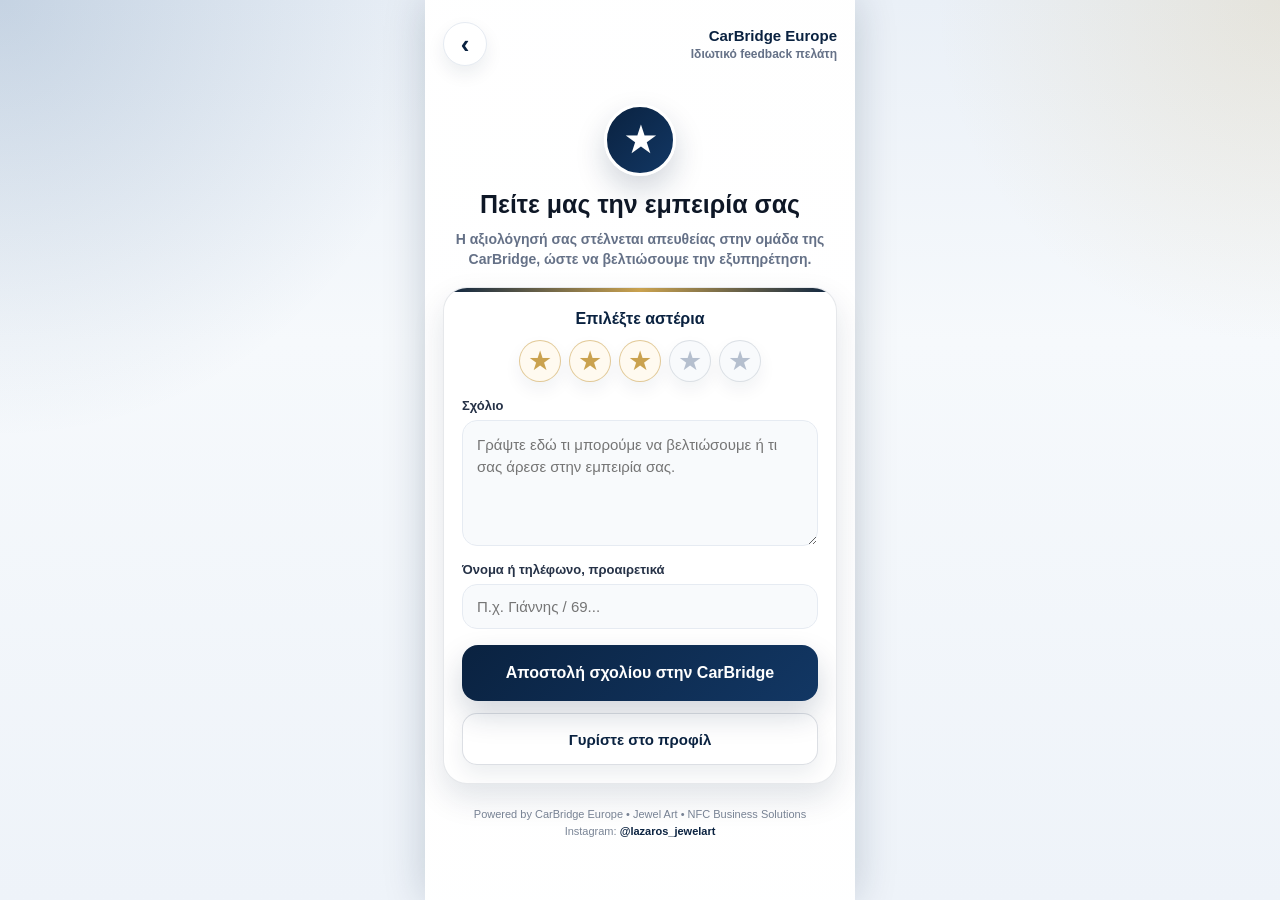
<file: feedback.html>
<!DOCTYPE html>
<html lang="el">
<head>
  <meta charset="UTF-8" />
  <meta name="viewport" content="width=device-width, initial-scale=1.0" />

  <title>CarBridge Europe | Feedback</title>

  <meta name="theme-color" content="#0a2240">
  <meta http-equiv="Cache-Control" content="no-cache, no-store, must-revalidate">
  <meta http-equiv="Pragma" content="no-cache">
  <meta http-equiv="Expires" content="0">

  <style>
    * {
      box-sizing: border-box;
      -webkit-tap-highlight-color: transparent;
    }

    :root {
      --navy: #0a2240;
      --navy-2: #0d2b52;
      --navy-3: #123764;
      --gold: #caa24f;
      --gold-soft: #e6c57d;
      --text: #122033;
      --muted: #657187;
      --white: #ffffff;
      --line: #e6ebf2;
      --bg-soft: #f5f8fc;
    }

    html, body {
      margin: 0;
      padding: 0;
      font-family: Arial, Helvetica, sans-serif;
      color: var(--text);
      background:
        radial-gradient(circle at top left, rgba(29,79,134,0.18), transparent 28%),
        radial-gradient(circle at top right, rgba(202,162,79,0.16), transparent 22%),
        linear-gradient(180deg, #eaf0f7 0%, #f6f9fc 38%, #eef3f9 100%);
      background-attachment: fixed;
    }

    .page {
      width: 100%;
      max-width: 430px;
      min-height: 100vh;
      margin: 0 auto;
      padding: 22px 18px 28px;
      background:
        linear-gradient(180deg, rgba(255,255,255,0.98), rgba(255,255,255,0.97)),
        radial-gradient(circle at top right, rgba(202,162,79,0.10), transparent 26%);
      box-shadow: 0 0 40px rgba(10,34,64,0.20);
    }

    .top {
      display: flex;
      align-items: center;
      justify-content: space-between;
      gap: 12px;
      margin-bottom: 18px;
    }

    .back-link {
      width: 44px;
      height: 44px;
      border-radius: 50%;
      background: #fff;
      border: 1px solid var(--line);
      color: var(--navy);
      text-decoration: none;
      display: flex;
      align-items: center;
      justify-content: center;
      font-size: 26px;
      font-weight: 900;
      box-shadow: 0 8px 18px rgba(10,34,64,0.08);
    }

    .brand {
      flex: 1;
      text-align: right;
    }

    .brand strong {
      display: block;
      font-size: 15px;
      color: var(--navy);
      font-weight: 900;
      line-height: 1.2;
    }

    .brand span {
      display: block;
      font-size: 12px;
      color: var(--muted);
      font-weight: 700;
      margin-top: 2px;
    }

    .hero {
      text-align: center;
      padding: 20px 8px 18px;
    }

    .google-style-mark {
      width: 72px;
      height: 72px;
      border-radius: 50%;
      margin: 0 auto 14px;
      background: linear-gradient(135deg, var(--navy), var(--navy-3));
      border: 3px solid #fff;
      box-shadow: 0 14px 30px rgba(10,34,64,0.18);
      color: #fff;
      display: flex;
      align-items: center;
      justify-content: center;
      font-size: 34px;
      font-weight: 900;
    }

    h1 {
      margin: 0;
      color: #0e1726;
      font-size: 25px;
      line-height: 1.15;
      font-weight: 900;
    }

    .subtitle {
      margin: 10px 0 0;
      color: var(--muted);
      font-size: 14px;
      line-height: 1.45;
      font-weight: 700;
    }

    .card {
      background: #fff;
      border: 1px solid rgba(10,34,64,0.10);
      border-radius: 24px;
      padding: 18px;
      box-shadow: 0 14px 32px rgba(10,34,64,0.12);
      overflow: hidden;
      position: relative;
    }

    .card::before {
      content: "";
      position: absolute;
      inset: 0 0 auto 0;
      height: 4px;
      background: linear-gradient(90deg, var(--navy), var(--gold), var(--navy));
    }

    .rating-title {
      margin: 4px 0 12px;
      color: var(--navy);
      font-size: 16px;
      font-weight: 900;
      text-align: center;
    }

    .stars {
      display: flex;
      justify-content: center;
      gap: 8px;
      margin-bottom: 16px;
    }

    .star {
      width: 42px;
      height: 42px;
      border-radius: 50%;
      border: 1px solid rgba(10,34,64,0.12);
      background: #f8fafc;
      color: #b5bfce;
      font-size: 27px;
      line-height: 1;
      cursor: pointer;
      font-family: Arial, Helvetica, sans-serif;
      box-shadow: 0 8px 18px rgba(10,34,64,0.06);
      transition: transform 0.14s ease, color 0.14s ease, background 0.14s ease;
    }

    .star.active {
      color: var(--gold);
      background: #fffaf0;
      border-color: rgba(202,162,79,0.55);
    }

    .star:active {
      transform: scale(0.94);
    }

    label {
      display: block;
      margin: 12px 0 7px;
      font-size: 13px;
      font-weight: 900;
      color: #263247;
    }

    textarea,
    input {
      width: 100%;
      border: 1px solid var(--line);
      background: #f8fafc;
      border-radius: 15px;
      padding: 13px 14px;
      color: var(--text);
      font-size: 15px;
      font-family: Arial, Helvetica, sans-serif;
      outline: none;
    }

    textarea {
      min-height: 126px;
      resize: vertical;
      line-height: 1.45;
    }

    textarea:focus,
    input:focus {
      border-color: rgba(202,162,79,0.75);
      background: #fff;
      box-shadow: 0 0 0 4px rgba(202,162,79,0.12);
    }

    .send-btn {
      width: 100%;
      min-height: 56px;
      border: 0;
      border-radius: 16px;
      background: linear-gradient(135deg, var(--navy), var(--navy-3));
      color: #fff;
      margin-top: 16px;
      font-size: 16px;
      font-weight: 900;
      font-family: Arial, Helvetica, sans-serif;
      cursor: pointer;
      box-shadow: 0 14px 30px rgba(10,34,64,0.18);
    }

    .send-btn:active {
      transform: scale(0.98);
    }

    .small-note {
      margin: 12px 0 0;
      color: var(--muted);
      font-size: 11.5px;
      line-height: 1.4;
      text-align: center;
      font-weight: 700;
    }


    .back-profile-btn {
      width: 100%;
      min-height: 52px;
      border-radius: 15px;
      background: #ffffff;
      border: 1px solid rgba(10,34,64,0.14);
      color: var(--navy);
      margin-top: 12px;
      font-size: 15px;
      font-weight: 900;
      font-family: Arial, Helvetica, sans-serif;
      text-decoration: none;
      display: flex;
      align-items: center;
      justify-content: center;
      box-shadow: 0 10px 22px rgba(10,34,64,0.08);
    }

    .back-profile-btn:active {
      transform: scale(0.98);
    }

    .footer {
      padding: 22px 4px 0;
      text-align: center;
      color: #7a8596;
      font-size: 11px;
      line-height: 1.5;
    }

    .footer a {
      color: var(--navy);
      font-weight: 800;
      text-decoration: none;
    }

    .toast {
      display: none;
      margin-top: 14px;
      border-radius: 14px;
      background: #f3f7fb;
      border: 1px solid var(--line);
      color: #344154;
      padding: 12px;
      font-size: 13px;
      line-height: 1.4;
      font-weight: 700;
      text-align: center;
    }
  </style>
</head>

<body>
  <main class="page">
    <div class="top">
      <a class="back-link" href="index.html" target="_self" aria-label="Πίσω">‹</a>
      <div class="brand">
        <strong>CarBridge Europe</strong>
        <span>Ιδιωτικό feedback πελάτη</span>
      </div>
    </div>

    <section class="hero">
      <div class="google-style-mark">★</div>
      <h1>Πείτε μας την εμπειρία σας</h1>
      <p class="subtitle">
        Η αξιολόγησή σας στέλνεται απευθείας στην ομάδα της CarBridge, ώστε να βελτιώσουμε την εξυπηρέτηση.
      </p>
    </section>

    <section class="card">
      <div class="rating-title">Επιλέξτε αστέρια</div>

      <div class="stars" aria-label="Αξιολόγηση με αστέρια">
        <button class="star" type="button" data-value="1">★</button>
        <button class="star" type="button" data-value="2">★</button>
        <button class="star" type="button" data-value="3">★</button>
        <button class="star" type="button" data-value="4">★</button>
        <button class="star" type="button" data-value="5">★</button>
      </div>

      <label for="comment">Σχόλιο</label>
      <textarea id="comment" placeholder="Γράψτε εδώ τι μπορούμε να βελτιώσουμε ή τι σας άρεσε στην εμπειρία σας."></textarea>

      <label for="customerName">Όνομα ή τηλέφωνο, προαιρετικά</label>
      <input id="customerName" type="text" placeholder="Π.χ. Γιάννης / 69..." />

      <button class="send-btn" type="button" onclick="sendFeedback()">
        Αποστολή σχολίου στην CarBridge
      </button>

      <div class="toast" id="toast">
        Θα ανοίξει το email του κινητού σας με έτοιμο μήνυμα προς την CarBridge. Πατήστε αποστολή για να ολοκληρωθεί.
      </div>
      <a class="back-profile-btn" href="index.html" target="_self">
        Γυρίστε στο προφίλ
      </a>

    </section>

    <footer class="footer">
      Powered by CarBridge Europe • Jewel Art • NFC Business Solutions<br>
      Instagram:
      <a href="https://www.instagram.com/lazaros_jewelart" target="_self">@lazaros_jewelart</a>
    </footer>
  </main>

  <script>
    let selectedRating = 3;

    const params = new URLSearchParams(window.location.search);
    const initialRating = parseInt(params.get("rating"), 10);

    if (!Number.isNaN(initialRating) && initialRating >= 1 && initialRating <= 5) {
      selectedRating = initialRating;
    }

    const stars = document.querySelectorAll(".star");

    function paintStars(value) {
      stars.forEach(function(star) {
        const starValue = parseInt(star.dataset.value, 10);
        star.classList.toggle("active", starValue <= value);
      });
    }

    stars.forEach(function(star) {
      star.addEventListener("click", function() {
        selectedRating = parseInt(star.dataset.value, 10);
        paintStars(selectedRating);
      });
    });

    paintStars(selectedRating);

    function sendFeedback() {
      const comment = document.getElementById("comment").value.trim();
      const customerName = document.getElementById("customerName").value.trim();

      const subject = encodeURIComponent("Feedback πελάτη από digital card CarBridge");
      const body = encodeURIComponent(
        "Νέα αξιολόγηση πελάτη από τη digital card:\n\n" +
        "Αστέρια: " + selectedRating + "/5\n\n" +
        "Σχόλιο:\n" + (comment || "-") + "\n\n" +
        "Στοιχεία πελάτη:\n" + (customerName || "-") + "\n\n" +
        "Σελίδα προφίλ:\nhttps://carbridgefr-glitch.github.io/test-profil-page/"
      );

      document.getElementById("toast").style.display = "block";

      setTimeout(function() {
        window.location.href = "mailto:carbridgefr@gmail.com?subject=" + subject + "&body=" + body;
      }, 350);
    }
  </script>
</body>
</html>
</file>
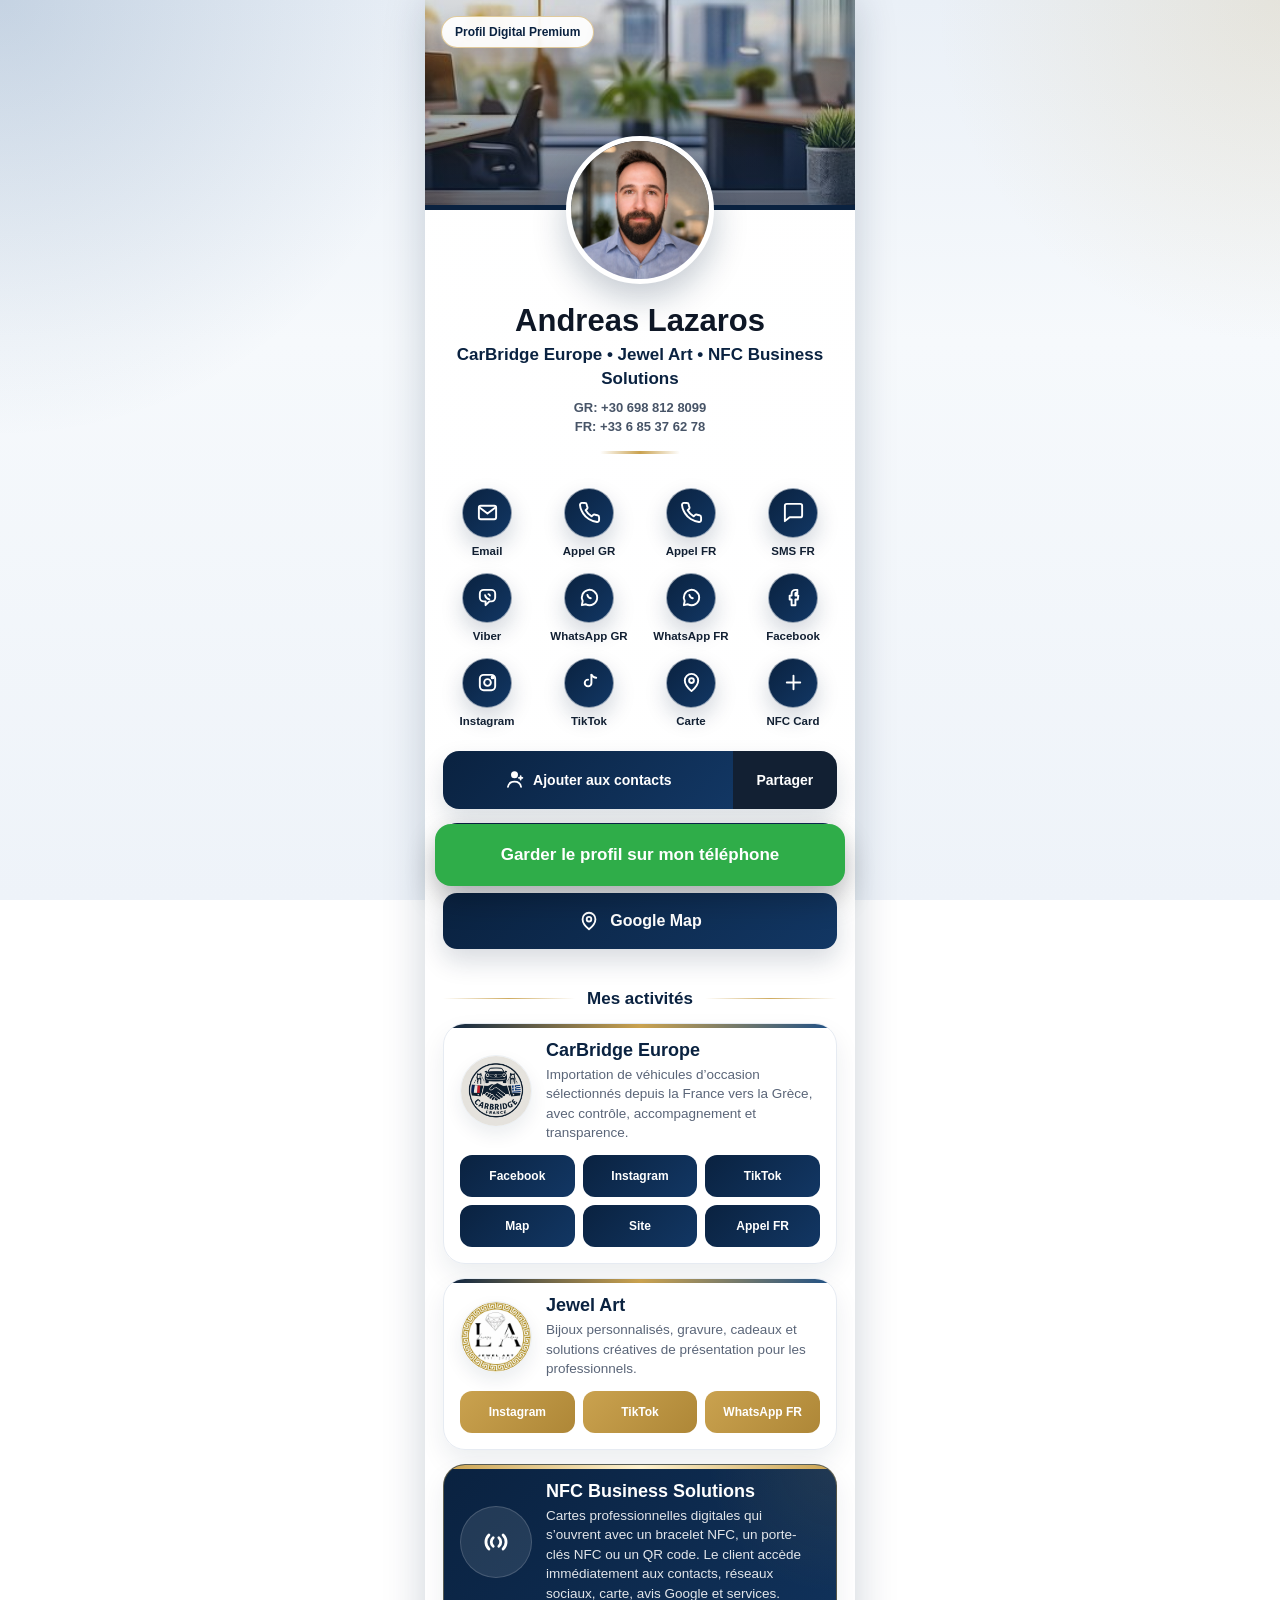
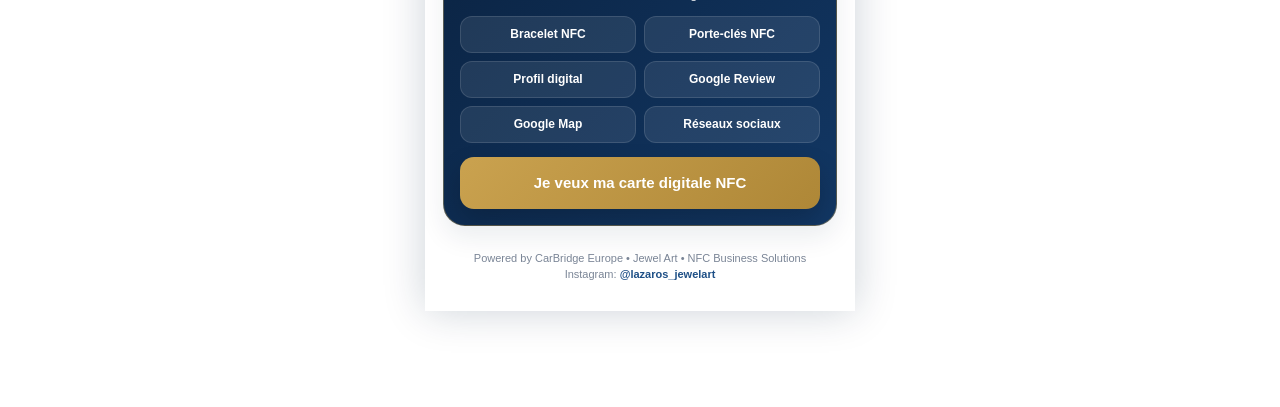
<file: index-fr.html>
<!DOCTYPE html>
<html lang="fr">
<head>
  <meta charset="UTF-8" />
  <meta name="viewport" content="width=device-width, initial-scale=1.0" />

  <title>Andreas Lazaros | Digital Business Card</title>

  <link rel="manifest" href="manifest.json">
  <link rel="apple-touch-icon" href="andreas-profile.jpg.jpeg">

  <meta name="theme-color" content="#0a2240">
  <meta name="apple-mobile-web-app-capable" content="yes">
  <meta name="apple-mobile-web-app-title" content="Andreas Lazaros">
  <meta name="apple-mobile-web-app-status-bar-style" content="black-translucent">

  <style>
    * {
      box-sizing: border-box;
      -webkit-tap-highlight-color: transparent;
    }

    :root {
      --navy: #0a2240;
      --navy-2: #0d2b52;
      --navy-3: #123764;
      --navy-soft: #1d4f86;
      --gold: #caa24f;
      --gold-soft: #e6c57d;
      --green: #2fad49;
      --text: #122033;
      --line: #e6ebf2;
    }

    html, body {
      margin: 0;
      padding: 0;
      font-family: Arial, Helvetica, sans-serif;
      color: var(--text);
      background:
        radial-gradient(circle at top left, rgba(29,79,134,0.18), transparent 28%),
        radial-gradient(circle at top right, rgba(202,162,79,0.16), transparent 22%),
        linear-gradient(180deg, #eaf0f7 0%, #f6f9fc 38%, #eef3f9 100%);
      background-attachment: fixed;
    }

    body {
      padding-bottom: 96px;
    }

    .page {
      width: 100%;
      max-width: 430px;
      min-height: 100vh;
      margin: 0 auto;
      background:
        linear-gradient(180deg, rgba(255,255,255,0.98), rgba(255,255,255,0.97)),
        radial-gradient(circle at top right, rgba(202,162,79,0.10), transparent 26%);
      box-shadow: 0 0 40px rgba(10,34,64,0.20);
      overflow: hidden;
    }

    .cover {
      height: 210px;
      background-image:
        linear-gradient(rgba(10,34,64,0.15), rgba(10,34,64,0.45)),
        url("cover.jpg.jpg");
      background-size: cover;
      background-position: center;
      background-repeat: no-repeat;
      position: relative;
      overflow: hidden;
      border-bottom: 5px solid var(--navy);
    }

    .cover::after {
      content: "";
      position: absolute;
      inset: 0;
      background:
        linear-gradient(to bottom, rgba(255,255,255,0) 45%, rgba(10,34,64,0.32)),
        radial-gradient(circle at top right, rgba(230,197,125,0.30), transparent 32%);
      pointer-events: none;
    }

    .top-badge {
      position: absolute;
      top: 16px;
      left: 16px;
      z-index: 2;
      background: rgba(255,255,255,0.93);
      color: var(--navy);
      border: 1px solid rgba(202,162,79,0.55);
      padding: 8px 13px;
      border-radius: 999px;
      font-size: 12px;
      font-weight: 900;
      box-shadow: 0 8px 20px rgba(0,0,0,0.12);
    }

    .profile-section {
      text-align: center;
      padding: 0 18px 10px;
      position: relative;
      z-index: 3;
    }

    .profile-img {
      width: 148px;
      height: 148px;
      border-radius: 50%;
      object-fit: cover;
      object-position: center;
      margin-top: -74px;
      border: 5px solid #fff;
      background: #fff;
      box-shadow: 0 14px 34px rgba(10,34,64,0.24);
    }

    h1 {
      margin: 16px 0 6px;
      font-size: 31px;
      line-height: 1.08;
      font-weight: 900;
      color: #0e1726;
    }

    .main-subtitle {
      margin: 0;
      font-size: 17px;
      line-height: 1.4;
      font-weight: 800;
      color: var(--navy);
    }

    .phone-line {
      margin-top: 8px;
      font-size: 13px;
      line-height: 1.45;
      color: #475467;
      font-weight: 700;
    }

    .gold-line {
      width: 80px;
      height: 3px;
      border-radius: 999px;
      margin: 14px auto 0;
      background: linear-gradient(90deg, transparent, var(--gold), transparent);
    }

    .icon-grid {
      display: grid;
      grid-template-columns: repeat(4, 1fr);
      gap: 16px 6px;
      padding: 24px 14px 24px;
      text-align: center;
    }

    .icon-link {
      text-decoration: none;
      color: var(--text);
      font-size: 11.5px;
      font-weight: 800;
    }

    .navy-icon {
      width: 50px;
      height: 50px;
      border-radius: 50%;
      background: linear-gradient(135deg, var(--navy), var(--navy-3));
      display: flex;
      align-items: center;
      justify-content: center;
      margin: 0 auto 7px;
      box-shadow: 0 10px 22px rgba(10,34,64,0.18);
      border: 1px solid rgba(255,255,255,0.55);
    }

    .navy-icon svg {
      width: 23px;
      height: 23px;
      stroke: #fff;
      fill: none;
      stroke-width: 2;
      stroke-linecap: round;
      stroke-linejoin: round;
    }

    .main-actions {
      padding: 0 18px 22px;
    }

    .split-row {
      display: grid;
      grid-template-columns: 1fr 0.36fr;
      border-radius: 16px;
      overflow: hidden;
      box-shadow: 0 12px 26px rgba(10,34,64,0.14);
      margin-bottom: 14px;
    }

    .split-row button,
    .split-row a {
      min-height: 58px;
      display: flex;
      align-items: center;
      justify-content: center;
      gap: 8px;
      border: 0;
      text-decoration: none;
      cursor: pointer;
      font-family: Arial, Helvetica, sans-serif;
      font-size: 14px;
      font-weight: 900;
      padding: 8px 10px;
    }

    .add-contact {
      background: linear-gradient(135deg, var(--navy), var(--navy-3));
      color: #fff;
      border-right: 2px solid rgba(255,255,255,0.95);
    }

    .contact-icon {
      width: 21px;
      height: 21px;
      display: block;
    }

    .share-btn {
      background: #122033;
      color: #fff;
    }

    .review-btn {
      width: 100%;
      min-height: 56px;
      border-radius: 14px;
      background: linear-gradient(135deg, var(--navy), var(--navy-2));
      text-decoration: none;
      color: #fff;
      display: grid;
      grid-template-columns: 40px 1fr 20px;
      align-items: center;
      gap: 10px;
      padding: 0 14px;
      box-shadow: 0 12px 26px rgba(10,34,64,0.16);
      margin-bottom: 14px;
    }

    .review-star {
      width: 34px;
      height: 34px;
      border-radius: 50%;
      display: flex;
      align-items: center;
      justify-content: center;
      background: rgba(255,255,255,0.10);
      font-size: 18px;
      font-weight: 900;
    }

    .review-text {
      text-align: left;
      line-height: 1.1;
    }

    .review-text strong {
      display: block;
      font-size: 14px;
      color: #fff;
      margin-bottom: 3px;
    }

    .review-stars {
      color: var(--gold-soft);
      font-size: 12px;
      letter-spacing: 1px;
    }

    .review-arrow {
      font-size: 24px;
      color: #fff;
      text-align: right;
    }

    .main-btn {
      width: 100%;
      min-height: 56px;
      border-radius: 14px;
      background: linear-gradient(135deg, var(--navy), var(--navy-3));
      text-decoration: none;
      color: #fff;
      display: flex;
      align-items: center;
      justify-content: center;
      gap: 10px;
      font-size: 16px;
      font-weight: 900;
      box-shadow: 0 12px 26px rgba(10,34,64,0.16);
      margin-bottom: 14px;
      text-align: center;
      padding: 0 14px;
    }

    .main-btn svg {
      width: 22px;
      height: 22px;
      stroke: #fff;
      fill: none;
      stroke-width: 2;
      stroke-linecap: round;
      stroke-linejoin: round;
    }

    .section-title-wrap {
      display: flex;
      align-items: center;
      gap: 12px;
      padding: 0 18px;
      margin: 4px 0 14px;
    }

    .section-title-wrap::before,
    .section-title-wrap::after {
      content: "";
      flex: 1;
      height: 1px;
      background: linear-gradient(90deg, transparent, rgba(202,162,79,0.9), transparent);
    }

    .section-title {
      margin: 0;
      white-space: nowrap;
      text-align: center;
      font-size: 17px;
      font-weight: 900;
      color: var(--navy);
    }

    .business-list {
      display: grid;
      gap: 14px;
      padding: 0 18px 24px;
    }

    .business-card {
      background: rgba(255,255,255,0.98);
      border: 1px solid var(--line);
      border-radius: 22px;
      padding: 16px;
      box-shadow: 0 12px 26px rgba(10,34,64,0.08);
      overflow: hidden;
      position: relative;
    }

    .business-card::before {
      content: "";
      position: absolute;
      inset: 0 0 auto 0;
      height: 4px;
      background: linear-gradient(90deg, var(--navy), var(--gold), var(--navy-soft));
    }

    .business-top {
      display: grid;
      grid-template-columns: 72px 1fr;
      gap: 14px;
      align-items: center;
      margin-bottom: 12px;
      position: relative;
      z-index: 1;
    }

    .business-logo {
      width: 72px;
      height: 72px;
      border-radius: 50%;
      object-fit: cover;
      background: #fff;
      border: 1px solid #edf1f5;
      box-shadow: 0 8px 18px rgba(10,34,64,0.08);
    }

    .business-card strong {
      display: block;
      font-size: 18px;
      color: var(--navy);
      margin-bottom: 4px;
    }

    .business-card span {
      display: block;
      color: #5a6578;
      font-size: 13.5px;
      line-height: 1.45;
    }

    .business-actions {
      display: grid;
      grid-template-columns: repeat(3, 1fr);
      gap: 8px;
      margin-top: 12px;
    }

    .small-btn {
      min-height: 42px;
      border-radius: 12px;
      background: linear-gradient(135deg, var(--navy), var(--navy-3));
      color: #fff;
      text-decoration: none;
      display: flex;
      align-items: center;
      justify-content: center;
      gap: 6px;
      font-size: 12px;
      font-weight: 900;
      text-align: center;
      padding: 6px;
    }

    .small-btn.gold {
      background: linear-gradient(135deg, #caa24f, #ae8737);
    }

    .nfc-card {
      background:
        radial-gradient(circle at top right, rgba(202,162,79,0.10), transparent 24%),
        linear-gradient(135deg, #0a2240, #123764);
      border: 1px solid rgba(202,162,79,0.38);
      color: #fff;
    }

    .nfc-card::before {
      background: linear-gradient(90deg, var(--gold), #fff3d1, var(--gold));
    }

    .nfc-card strong,
    .nfc-card span {
      color: #fff;
    }

    .nfc-card span {
      color: rgba(255,255,255,0.88);
    }

    .nfc-icon-box {
      width: 72px;
      height: 72px;
      border-radius: 50%;
      background: rgba(255,255,255,0.10);
      border: 1px solid rgba(255,255,255,0.16);
      display: flex;
      align-items: center;
      justify-content: center;
    }

    .nfc-icon-box svg {
      width: 34px;
      height: 34px;
      stroke: #fff;
      fill: none;
      stroke-width: 2;
      stroke-linecap: round;
      stroke-linejoin: round;
    }

    .nfc-features {
      display: grid;
      grid-template-columns: repeat(2, 1fr);
      gap: 8px;
      margin-top: 12px;
    }

    .nfc-feature {
      background: rgba(255,255,255,0.09);
      border: 1px solid rgba(255,255,255,0.12);
      border-radius: 12px;
      padding: 10px 8px;
      text-align: center;
      font-size: 12px;
      font-weight: 900;
      line-height: 1.25;
    }

    .cta-card-btn {
      width: 100%;
      min-height: 52px;
      border-radius: 14px;
      background: linear-gradient(135deg, #caa24f, #ae8737);
      color: #fff;
      text-decoration: none;
      display: flex;
      align-items: center;
      justify-content: center;
      margin-top: 14px;
      font-size: 15px;
      font-weight: 900;
      box-shadow: 0 12px 26px rgba(0,0,0,0.18);
    }

    .footer {
      padding: 0 18px 28px;
      text-align: center;
      color: #7a8596;
      font-size: 11px;
      line-height: 1.5;
    }

    .footer a {
      color: var(--navy-soft);
      font-weight: 800;
      text-decoration: none;
    }

    .install-bar {
      position: fixed;
      left: 50%;
      bottom: 14px;
      transform: translateX(-50%);
      width: calc(100% - 28px);
      max-width: 410px;
      z-index: 9999;
    }

    .install-btn {
      width: 100%;
      min-height: 62px;
      border: 0;
      border-radius: 16px;
      background: var(--green);
      color: #fff;
      font-size: 17px;
      font-weight: 900;
      box-shadow: 0 14px 30px rgba(0,0,0,0.24);
      cursor: pointer;
      font-family: Arial, Helvetica, sans-serif;
    }

    .install-btn:active {
      transform: scale(0.98);
    }

    .modal {
      display: none;
      position: fixed;
      inset: 0;
      z-index: 10000;
      background: rgba(0,0,0,0.64);
      padding: 20px;
      align-items: center;
      justify-content: center;
    }

    .modal-box {
      width: 100%;
      max-width: 380px;
      background: #fff;
      border-radius: 22px;
      padding: 24px 20px;
      text-align: center;
      box-shadow: 0 20px 60px rgba(0,0,0,0.35);
    }

    .modal-box h2 {
      margin: 0 0 12px;
      color: var(--navy);
      font-size: 23px;
    }

    .modal-box p {
      margin: 0;
      color: #3f4a5e;
      font-size: 15px;
      line-height: 1.55;
    }

    .modal-action {
      width: 100%;
      min-height: 48px;
      border: 0;
      border-radius: 12px;
      margin-top: 12px;
      background: linear-gradient(135deg, var(--navy), var(--navy-3));
      color: #fff;
      font-size: 15px;
      font-weight: 900;
      cursor: pointer;
      font-family: Arial, Helvetica, sans-serif;
    }

    .modal-action.gold {
      background: linear-gradient(135deg, #caa24f, #ae8737);
    }

    .close-btn {
      width: 100%;
      min-height: 46px;
      border: 0;
      border-radius: 12px;
      margin-top: 10px;
      background: #111827;
      color: #fff;
      font-size: 15px;
      font-weight: 800;
      cursor: pointer;
      font-family: Arial, Helvetica, sans-serif;
    }

    @media (max-width: 380px) {
      .icon-grid {
        gap: 15px 4px;
        padding-left: 10px;
        padding-right: 10px;
      }

      .navy-icon {
        width: 47px;
        height: 47px;
      }

      .navy-icon svg {
        width: 21px;
        height: 21px;
      }

      .icon-link {
        font-size: 10.5px;
      }

      h1 {
        font-size: 28px;
      }

      .main-subtitle {
        font-size: 16px;
      }

      .install-btn {
        font-size: 15px;
      }
    }
  </style>
</head>

<body>
  <main class="page">

    <section class="cover">
      <div class="top-badge">Profil Digital Premium</div>
    </section>

    <section class="profile-section">
      <img src="andreas-profile.jpg.jpeg" alt="Andreas Lazaros" class="profile-img">
      <h1>Andreas Lazaros</h1>
      <p class="main-subtitle">CarBridge Europe • Jewel Art • NFC Business Solutions</p>
      <p class="phone-line">
        GR: +30 698 812 8099<br>
        FR: +33 6 85 37 62 78
      </p>
      <div class="gold-line"></div>
    </section>

    <section class="icon-grid">

      <a class="icon-link" href="mailto:carbridgefr@gmail.com">
        <div class="navy-icon">
          <svg viewBox="0 0 24 24">
            <rect x="3" y="5" width="18" height="14" rx="2"></rect>
            <path d="M4 7l8 6 8-6"></path>
          </svg>
        </div>
        Email
      </a>

      <a class="icon-link" href="tel:+306988128099">
        <div class="navy-icon">
          <svg viewBox="0 0 24 24">
            <path d="M22 16.9v3a2 2 0 0 1-2.2 2 19.7 19.7 0 0 1-8.6-3.1 19.2 19.2 0 0 1-5.9-5.9A19.7 19.7 0 0 1 2.1 4.2 2 2 0 0 1 4.1 2h3a2 2 0 0 1 2 1.7c.1.9.3 1.8.7 2.6a2 2 0 0 1-.5 2.1L8 9.7a16 16 0 0 0 6.3 6.3l1.3-1.3a2 2 0 0 1 2.1-.5c.8.4 1.7.6 2.6.7A2 2 0 0 1 22 16.9z"></path>
          </svg>
        </div>
        Appel GR
      </a>

      <a class="icon-link" href="tel:+33685376278">
        <div class="navy-icon">
          <svg viewBox="0 0 24 24">
            <path d="M22 16.9v3a2 2 0 0 1-2.2 2 19.7 19.7 0 0 1-8.6-3.1 19.2 19.2 0 0 1-5.9-5.9A19.7 19.7 0 0 1 2.1 4.2 2 2 0 0 1 4.1 2h3a2 2 0 0 1 2 1.7c.1.9.3 1.8.7 2.6a2 2 0 0 1-.5 2.1L8 9.7a16 16 0 0 0 6.3 6.3l1.3-1.3a2 2 0 0 1 2.1-.5c.8.4 1.7.6 2.6.7A2 2 0 0 1 22 16.9z"></path>
          </svg>
        </div>
        Appel FR
      </a>

      <a class="icon-link" href="sms:+33685376278">
        <div class="navy-icon">
          <svg viewBox="0 0 24 24">
            <path d="M21 15a2 2 0 0 1-2 2H8l-5 4V5a2 2 0 0 1 2-2h14a2 2 0 0 1 2 2z"></path>
          </svg>
        </div>
        SMS FR
      </a>

      <a class="icon-link" href="viber://chat?number=%2B306988128099">
        <div class="navy-icon">
          <svg viewBox="0 0 24 24">
            <path d="M8 4h8a4 4 0 0 1 4 4v4a4 4 0 0 1-4 4h-2l-4 4v-4H8a4 4 0 0 1-4-4V8a4 4 0 0 1 4-4z"></path>
            <path d="M9.5 9.5c.4 2.2 2.2 4 4.4 4.4"></path>
            <path d="M13 8.5c.7.1 1.4.8 1.5 1.5"></path>
          </svg>
        </div>
        Viber
      </a>

      <a class="icon-link" href="https://wa.me/306988128099">
        <div class="navy-icon">
          <svg viewBox="0 0 24 24">
            <path d="M20 12a8 8 0 0 1-11.7 7.1L4 20l.9-4.3A8 8 0 1 1 20 12z"></path>
            <path d="M9.8 9.3c.3 1.8 1.7 3.2 3.5 3.5"></path>
          </svg>
        </div>
        WhatsApp GR
      </a>

      <a class="icon-link" href="https://wa.me/33685376278">
        <div class="navy-icon">
          <svg viewBox="0 0 24 24">
            <path d="M20 12a8 8 0 0 1-11.7 7.1L4 20l.9-4.3A8 8 0 1 1 20 12z"></path>
            <path d="M9.8 9.3c.3 1.8 1.7 3.2 3.5 3.5"></path>
          </svg>
        </div>
        WhatsApp FR
      </a>

      <a class="icon-link" href="https://www.facebook.com/profile.php?id=61580015963969">
        <div class="navy-icon">
          <svg viewBox="0 0 24 24">
            <path d="M14 8h2V4h-2c-2.2 0-4 1.8-4 4v2H8v4h2v6h4v-6h2.5l.5-4H14V8c0-.6.4-1 1-1z"></path>
          </svg>
        </div>
        Facebook
      </a>

      <a class="icon-link" href="https://www.instagram.com/lazaros_jewelart/">
        <div class="navy-icon">
          <svg viewBox="0 0 24 24">
            <rect x="4" y="4" width="16" height="16" rx="4"></rect>
            <circle cx="12" cy="12" r="3.5"></circle>
            <circle cx="17.3" cy="6.7" r="1"></circle>
          </svg>
        </div>
        Instagram
      </a>

      <a class="icon-link" href="https://www.tiktok.com/@car_bridge.gr">
        <div class="navy-icon">
          <svg viewBox="0 0 24 24">
            <path d="M14 4v8.5a3.5 3.5 0 1 1-3.5-3.5"></path>
            <path d="M14 4c1 1.8 2.7 3 5 3"></path>
          </svg>
        </div>
        TikTok
      </a>

      <a class="icon-link" href="https://maps.app.goo.gl/o7CP34bTE2izT4i49">
        <div class="navy-icon">
          <svg viewBox="0 0 24 24">
            <path d="M12 21s7-5.6 7-11a7 7 0 1 0-14 0c0 5.4 7 11 7 11z"></path>
            <circle cx="12" cy="10" r="2.5"></circle>
          </svg>
        </div>
        Carte
      </a>

      <a class="icon-link" href="create-card-fr.html">
        <div class="navy-icon">
          <svg viewBox="0 0 24 24">
            <path d="M12 5v14"></path>
            <path d="M5 12h14"></path>
          </svg>
        </div>
        NFC Card
      </a>

    </section>

    <section class="main-actions">

      <div class="split-row">
        <button class="add-contact" onclick="downloadVCard()">
          <svg class="contact-icon" viewBox="0 0 24 24" fill="none" aria-hidden="true">
            <path d="M8 6.5A4 4 0 1 1 16 6.5A4 4 0 0 1 8 6.5Z" fill="white"/>
            <path d="M4.5 20.5C5.2 16.8 8.1 14.5 12 14.5C15.9 14.5 18.8 16.8 19.5 20.5" stroke="white" stroke-width="2" stroke-linecap="round"/>
            <path d="M19 8V12M21 10H17" stroke="white" stroke-width="2" stroke-linecap="round"/>
          </svg>
          Ajouter aux contacts
        </button>

        <a class="share-btn" href="#" onclick="sharePage(); return false;">Partager</a>
      </div>

      <a class="review-btn" href="https://search.google.com/local/writereview?placeid=ChIJI9akyvdJXhMR9Cxn_7Sj-9k" target="_self">
        <span class="review-star">★</span>
        <span class="review-text">
          <strong>Google Review</strong>
          <span class="review-stars">★★★★★</span>
        </span>
        <span class="review-arrow">›</span>
      </a>

      <a class="main-btn" href="https://maps.app.goo.gl/o7CP34bTE2izT4i49" target="_self">
        <svg viewBox="0 0 24 24">
          <path d="M12 21s7-5.6 7-11a7 7 0 1 0-14 0c0 5.4 7 11 7 11z"></path>
          <circle cx="12" cy="10" r="2.5"></circle>
        </svg>
        Google Map
      </a>

    </section>

    <div class="section-title-wrap">
      <h2 class="section-title">Mes activités</h2>
    </div>

    <section class="business-list">

      <article class="business-card">
        <div class="business-top">
          <img src="carbridge-logo.png.png" alt="CarBridge Europe" class="business-logo">
          <div>
            <strong>CarBridge Europe</strong>
            <span>
              Importation de véhicules d’occasion sélectionnés depuis la France vers la Grèce, avec contrôle, accompagnement et transparence.
            </span>
          </div>
        </div>

        <div class="business-actions">
          <a class="small-btn" href="https://www.facebook.com/profile.php?id=61580015963969" target="_self">Facebook</a>
          <a class="small-btn" href="https://www.instagram.com/lazaros_jewelart/" target="_self">Instagram</a>
          <a class="small-btn" href="https://www.tiktok.com/@car_bridge.gr" target="_self">TikTok</a>
          <a class="small-btn" href="https://maps.app.goo.gl/o7CP34bTE2izT4i49" target="_self">Map</a>
          <a class="small-btn" href="https://www.eop.gr/dir-az/agorapolisies-autokiniton/patra/car-bridge" target="_self">Site</a>
          <a class="small-btn" href="tel:+33685376278" target="_self">Appel FR</a>
        </div>
      </article>

      <article class="business-card">
        <div class="business-top">
          <img src="jewelart-logo.png.jpeg" alt="Jewel Art" class="business-logo">
          <div>
            <strong>Jewel Art</strong>
            <span>
              Bijoux personnalisés, gravure, cadeaux et solutions créatives de présentation pour les professionnels.
            </span>
          </div>
        </div>

        <div class="business-actions">
          <a class="small-btn gold" href="https://www.instagram.com/lazaros_jewelart" target="_self">Instagram</a>
          <a class="small-btn gold" href="https://www.tiktok.com/@lazaros_jewelart" target="_self">TikTok</a>
          <a class="small-btn gold" href="https://wa.me/33685376278" target="_self">WhatsApp FR</a>
        </div>
      </article>

      <article class="business-card nfc-card">
        <div class="business-top">
          <div class="nfc-icon-box">
            <svg viewBox="0 0 24 24">
              <path d="M7 17a7 7 0 0 1 0-10"></path>
              <path d="M10 15a4 4 0 0 1 0-6"></path>
              <path d="M14 9a4 4 0 0 1 0 6"></path>
              <path d="M17 7a7 7 0 0 1 0 10"></path>
            </svg>
          </div>
          <div>
            <strong>NFC Business Solutions</strong>
            <span>
              Cartes professionnelles digitales qui s’ouvrent avec un bracelet NFC, un porte-clés NFC ou un QR code. Le client accède immédiatement aux contacts, réseaux sociaux, carte, avis Google et services.
            </span>
          </div>
        </div>

        <div class="nfc-features">
          <div class="nfc-feature">Bracelet NFC</div>
          <div class="nfc-feature">Porte-clés NFC</div>
          <div class="nfc-feature">Profil digital</div>
          <div class="nfc-feature">Google Review</div>
          <div class="nfc-feature">Google Map</div>
          <div class="nfc-feature">Réseaux sociaux</div>
        </div>

        <a class="cta-card-btn" href="create-card-fr.html" target="_self">
          Je veux ma carte digitale NFC
        </a>
      </article>

    </section>

    <footer class="footer">
      Powered by CarBridge Europe • Jewel Art • NFC Business Solutions<br>
      Instagram:
      <a href="https://www.instagram.com/lazaros_jewelart" target="_self">@lazaros_jewelart</a>
    </footer>

  </main>

  <div class="install-bar">
    <button class="install-btn" id="installButton">
      Garder le profil sur mon téléphone
    </button>
  </div>

  <div class="modal" id="installModal">
    <div class="modal-box">
      <h2>Garder le profil sur votre téléphone</h2>
      <p>
        Sur Android, vous pouvez installer ce profil sur l’écran d’accueil.<br><br>
        Sur iPhone, vous pouvez l’enregistrer dans vos contacts ou vous envoyer le lien par email pour le retrouver facilement à tout moment.
      </p>

      <button class="modal-action" onclick="downloadVCard()">
        Ajouter aux contacts
      </button>

      <button class="modal-action gold" onclick="emailCardToMe()">
        Envoyer le lien par email
      </button>

      <button class="close-btn" onclick="closeModal()">Fermer</button>
    </div>
  </div>

  <script>
    let deferredPrompt;

    if ("serviceWorker" in navigator) {
      window.addEventListener("load", function () {
        navigator.serviceWorker.register("service-worker.js").then(function(registration) {
          registration.update();
        });
      });
    }

    window.addEventListener("beforeinstallprompt", function (event) {
      event.preventDefault();
      deferredPrompt = event;
    });

    document.getElementById("installButton").addEventListener("click", async function () {
      if (deferredPrompt) {
        deferredPrompt.prompt();
        await deferredPrompt.userChoice;
        deferredPrompt = null;
      } else {
        document.getElementById("installModal").style.display = "flex";
      }
    });

    function closeModal() {
      document.getElementById("installModal").style.display = "none";
    }

    function sharePage() {
      if (navigator.share) {
        navigator.share({
          title: "Andreas Lazaros | Digital Business Card",
          text: "Découvrez la carte professionnelle digitale d’Andreas Lazaros.",
          url: window.location.href
        });
      } else {
        alert("Copiez le lien de la page depuis votre navigateur.");
      }
    }

    function emailCardToMe() {
      const subject = encodeURIComponent("Carte digitale Andreas Lazaros");
      const body = encodeURIComponent(
        "Gardez ce lien pour retrouver facilement la carte digitale d’Andreas Lazaros :\n\n" +
        "https://carbridgefr-glitch.github.io/test-profil-page/index-fr.html\n\n" +
        "Téléphone Grèce: +30 698 812 8099\n" +
        "Téléphone France: +33 6 85 37 62 78\n\n" +
        "Vous y trouverez les contacts, réseaux sociaux, Google Map, Google Review et les informations sur CarBridge Europe, Jewel Art et NFC Business Solutions."
      );

      window.location.href = "mailto:?subject=" + subject + "&body=" + body;
    }

    function downloadVCard() {
      const vcard = `BEGIN:VCARD
VERSION:3.0
FN:Andreas Lazaros | Digital Card
ORG:CarBridge Europe;Jewel Art;NFC Business Solutions
TITLE:Founder
TEL;TYPE=CELL;TYPE=VOICE:+306988128099
TEL;TYPE=CELL;TYPE=VOICE:+33685376278
EMAIL:carbridgefr@gmail.com
URL:https://carbridgefr-glitch.github.io/test-profil-page/index-fr.html
NOTE:Carte digitale d’Andreas Lazaros. Ouvrez le profil ici: https://carbridgefr-glitch.github.io/test-profil-page/index-fr.html | WhatsApp Grèce: +30 698 812 8099 | WhatsApp France: +33 6 85 37 62 78
END:VCARD`;

      const blob = new Blob([vcard], { type: "text/vcard;charset=utf-8" });
      const url = URL.createObjectURL(blob);
      const link = document.createElement("a");

      link.href = url;
      link.download = "andreas-lazaros-digital-card-fr.vcf";
      document.body.appendChild(link);
      link.click();
      document.body.removeChild(link);

      URL.revokeObjectURL(url);
    }
  </script>
</body>
</html>
</file>
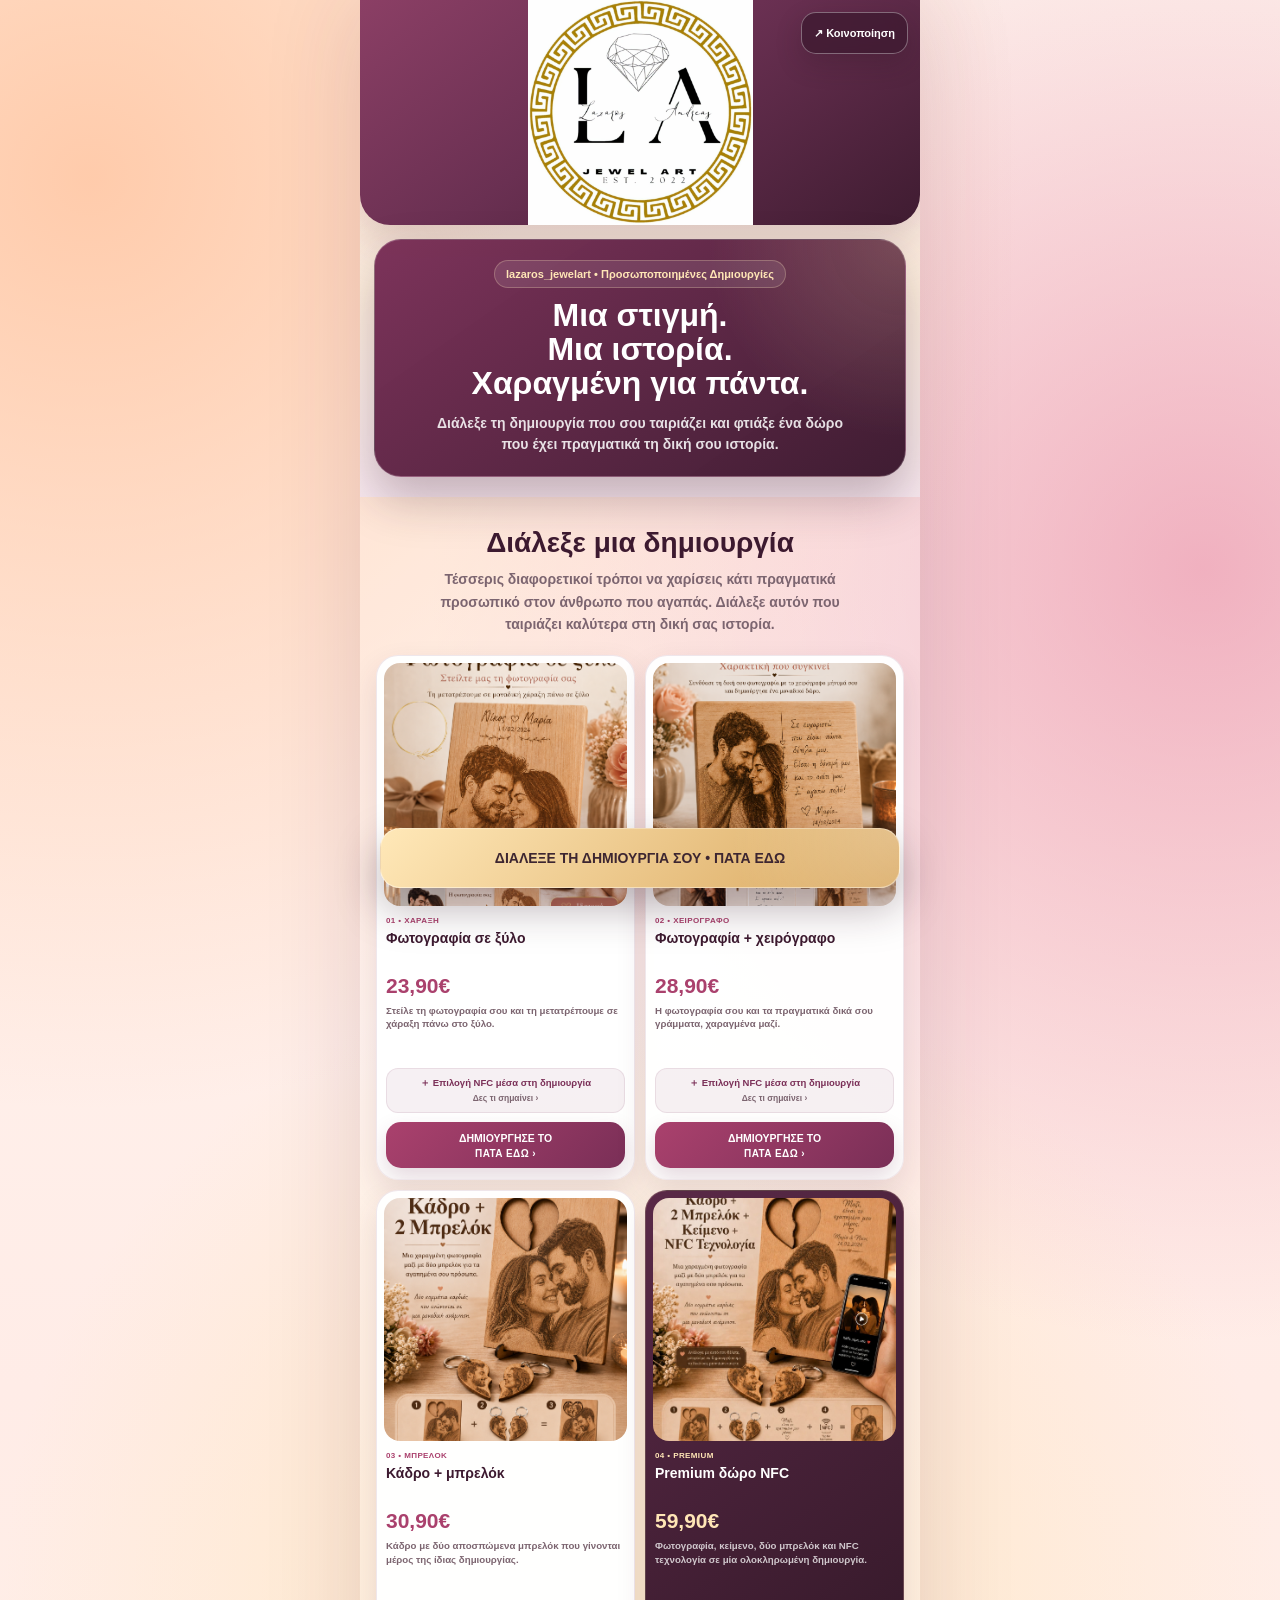
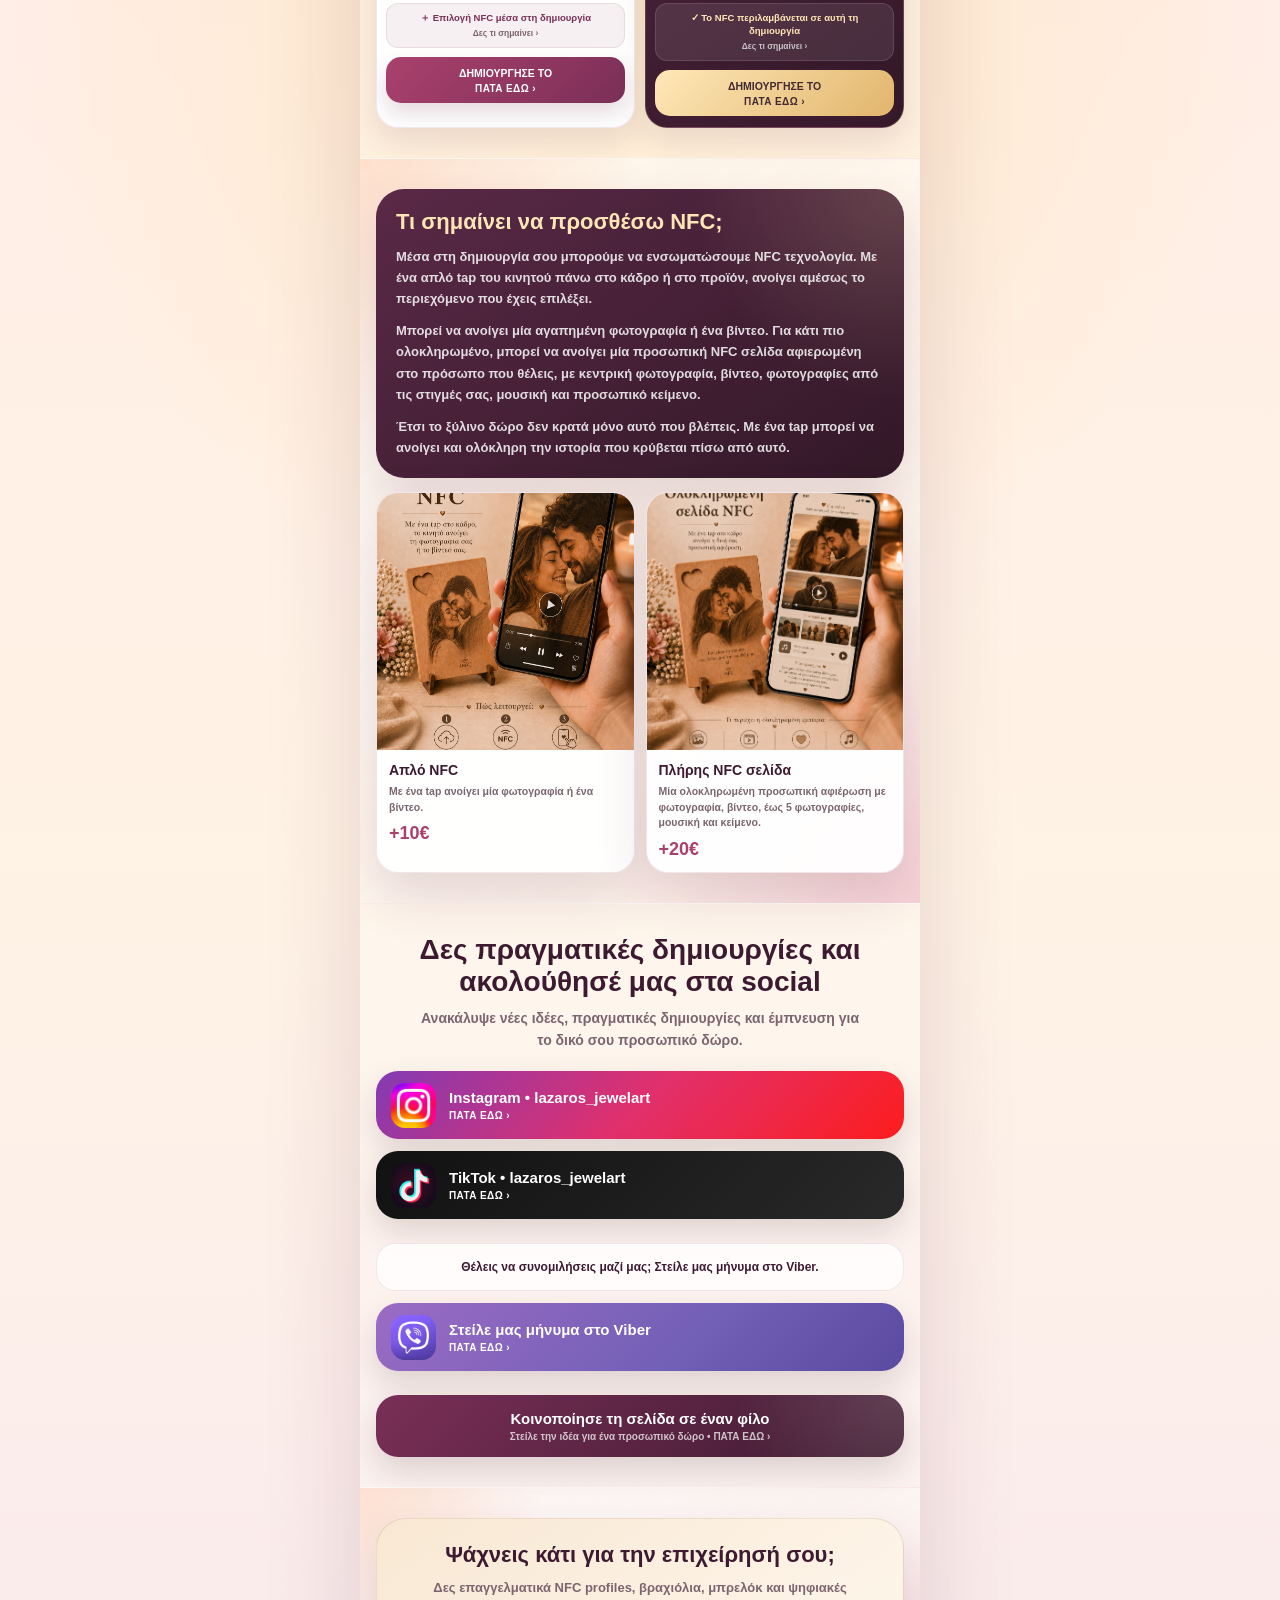
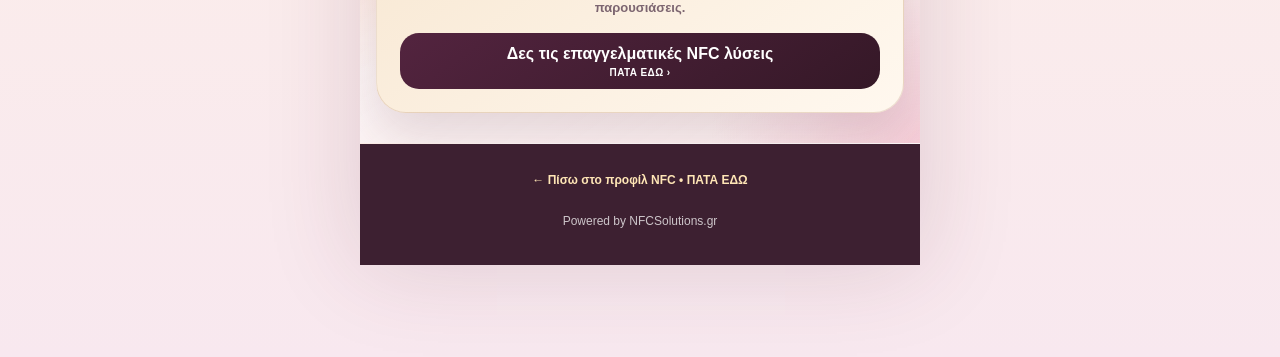
<file: jewelart.html>
<!DOCTYPE html>
<html lang="el">
<head>
  <meta charset="UTF-8">
  <meta name="viewport" content="width=device-width,initial-scale=1,viewport-fit=cover">
  <meta name="theme-color" content="#7a2f57">

  <title>Προσωποποιημένες Δημιουργίες | lazaros_jewelart</title>
  <meta name="description" content="Διάλεξε προσωποποιημένη ξύλινη δημιουργία με φωτογραφία, χειρόγραφο, μπρελόκ και NFC τεχνολογία.">

  <meta property="og:type" content="website">
  <meta property="og:url" content="https://carbridgefr-glitch.github.io/test-profil-page/jewelart.html">
  <meta property="og:title" content="Μια στιγμή. Μια ιστορία. Χαραγμένη για πάντα.">
  <meta property="og:description" content="Δημιούργησε το δικό σου ξεχωριστό δώρο με φωτογραφία, χειρόγραφο, μπρελόκ και NFC τεχνολογία.">
  <meta property="og:image" content="https://carbridgefr-glitch.github.io/test-profil-page/jewelart-logo.png.jpeg">
  <meta property="og:image:alt" content="Προσωποποιημένες δημιουργίες lazaros_jewelart">
  <meta property="og:site_name" content="lazaros_jewelart">
  <meta name="twitter:card" content="summary_large_image">
  <meta name="twitter:title" content="Μια στιγμή. Μια ιστορία. Χαραγμένη για πάντα.">
  <meta name="twitter:description" content="Δημιούργησε το δικό σου ξεχωριστό δώρο με φωτογραφία, χειρόγραφο, μπρελόκ και NFC τεχνολογία.">
  <meta name="twitter:image" content="https://carbridgefr-glitch.github.io/test-profil-page/jewelart-logo.png.jpeg">


  <style>
    *{box-sizing:border-box;-webkit-tap-highlight-color:transparent}
    html{scroll-behavior:smooth}
    :root{--plum:#7a2f57;--dark:#3d1a30;--berry:#aa416d;--gold:#d6a85e;--gold2:#ffe6b6;--ink:#442b37;--muted:#7c6570;--shadow:0 22px 52px rgba(87,38,63,.16)}
    body{
      margin:0;overflow-x:hidden;padding-bottom:92px;
      font-family:Arial,Helvetica,sans-serif;color:var(--ink);
      background:
        radial-gradient(circle at 7% 5%,rgba(255,191,152,.78),transparent 26%),
        radial-gradient(circle at 94% 16%,rgba(232,139,166,.64),transparent 24%),
        radial-gradient(circle at 50% 45%,rgba(255,230,182,.72),transparent 31%),
        linear-gradient(180deg,#fff8f1,#ffece7 39%,#fff3e5 69%,#f8e8ef)
    }
    button,a{touch-action:manipulation}
    img{max-width:100%}
    .page{width:100%;max-width:560px;min-height:100vh;margin:auto;overflow:hidden;background:rgba(255,255,255,.24);box-shadow:0 0 90px rgba(91,40,64,.16)}
    section{padding:30px 16px}
    .glow{
      background:
        radial-gradient(circle at top left,rgba(255,181,142,.36),transparent 30%),
        radial-gradient(circle at bottom right,rgba(225,117,158,.28),transparent 34%),
        linear-gradient(145deg,rgba(255,255,255,.56),rgba(255,242,234,.40));
      border-top:1px solid rgba(255,255,255,.5);
      border-bottom:1px solid rgba(255,255,255,.5)
    }
    .title{margin:0;text-align:center;color:var(--dark);font-size:28px;line-height:1.12}
    .subtitle{max-width:450px;margin:10px auto 20px;text-align:center;color:var(--muted);font-size:14px;line-height:1.58;font-weight:700}
    .tap{display:block;margin-top:4px;font-size:10px;letter-spacing:.4px;font-weight:900}

    .hero{position:relative;
      padding-bottom:20px;
      background:
        radial-gradient(circle at 8% 10%,rgba(255,214,178,.78),transparent 31%),
        radial-gradient(circle at 92% 5%,rgba(232,139,166,.52),transparent 30%),
        linear-gradient(180deg,#f9e5ea,#fff0df 58%,#f8e8ef)
    }
    .cover{
      height:clamp(165px,40vw,225px);
      display:flex;align-items:center;justify-content:center;overflow:hidden;
      border-radius:0 0 30px 30px;
      background:linear-gradient(145deg,#8b3f65,#6a3052 46%,#3f1c31);
      box-shadow:0 20px 45px rgba(73,31,52,.18)
    }
    .cover img{width:100%;height:100%;object-fit:contain}
    .hero-copy{
      margin:14px 14px 0;padding:20px 17px;border-radius:27px;text-align:center;color:#fff;
      background:radial-gradient(circle at top right,rgba(255,226,177,.2),transparent 34%),linear-gradient(145deg,rgba(122,47,87,.98),rgba(61,26,48,.99));
      border:1px solid rgba(255,255,255,.22);box-shadow:0 22px 48px rgba(53,24,42,.28)
    }
    .pill{display:inline-flex;padding:7px 11px;margin-bottom:11px;border-radius:999px;color:var(--gold2);font-size:11px;font-weight:900;background:rgba(255,255,255,.1);border:1px solid rgba(255,230,184,.26)}
    .hero h1{margin:0;font-size:32px;line-height:1.06}
    .hero p{margin:12px auto 0;max-width:430px;color:rgba(255,255,255,.86);font-size:14px;line-height:1.55;font-weight:700}

    .product-grid{display:grid;grid-template-columns:1fr 1fr;gap:10px}
    .product{overflow:hidden;min-width:0;border-radius:22px;background:rgba(255,255,255,.96);border:1px solid rgba(111,44,82,.11);box-shadow:0 13px 30px rgba(74,34,54,.12)}
    .product.featured{color:#fff;background:linear-gradient(145deg,#5a2947,#321827);border-color:rgba(255,230,184,.20)}
    .product-image{padding:7px 7px 0}
    .product-image img{width:100%;aspect-ratio:1/1;display:block;object-fit:cover;border-radius:16px;background:#f7ece8}
    .product-body{padding:10px 9px 11px}
    .kicker{display:block;color:var(--berry);font-size:8px;font-weight:900;letter-spacing:.4px}
    .featured .kicker{color:var(--gold2)}
    .product h3{min-height:38px;margin:5px 0 6px;color:var(--dark);font-size:14px;line-height:1.15}
    .featured h3{color:#fff}
    .price{color:var(--berry);font-size:21px;font-weight:900}
    .featured .price{color:var(--gold2)}
    .product p{min-height:56px;margin:6px 0 0;color:var(--muted);font-size:9.7px;line-height:1.4;font-weight:700}
    .featured p{color:rgba(255,255,255,.75)}
    .product-link{
      width:100%;min-height:46px;margin-top:9px;padding:8px 6px;border-radius:15px;
      display:flex;flex-direction:column;align-items:center;justify-content:center;
      color:#fff;text-align:center;text-decoration:none;font-size:10.5px;font-weight:900;
      background:linear-gradient(135deg,var(--berry),var(--plum));box-shadow:0 10px 22px rgba(111,44,82,.18)
    }
    .featured .product-link{color:#432a32;background:linear-gradient(135deg,#ffe8b8,#e1b56c)}
    .nfc-option{margin-top:8px;padding:8px 8px;border-radius:12px;display:block;text-align:center;color:var(--plum);background:rgba(122,47,87,.07);font-size:9.5px;line-height:1.35;font-weight:900;text-decoration:none;cursor:pointer;border:1px solid rgba(122,47,87,.10)}
    .nfc-option span{display:block;margin-top:3px;font-size:8.5px;color:var(--muted);font-weight:800}
    .nfc-option:active{transform:scale(.98)}
    .featured .nfc-option{color:var(--gold2);background:rgba(255,255,255,.09);border-color:rgba(255,255,255,.12)}
    .featured .nfc-option span{color:rgba(255,255,255,.70)}

    .nfc-intro{
      padding:20px;border-radius:28px;color:#fff;
      background:radial-gradient(circle at top right,rgba(255,229,180,.18),transparent 35%),linear-gradient(145deg,#5a2947,#321827);
      box-shadow:var(--shadow)
    }
    .nfc-intro strong{display:block;color:var(--gold2);font-size:22px;line-height:1.2}
    .nfc-intro p{margin:10px 0 0;color:rgba(255,255,255,.84);font-size:13px;line-height:1.65;font-weight:700}
    .nfc-grid{display:grid;grid-template-columns:1fr 1fr;gap:11px;margin-top:14px}
    .nfc-card{overflow:hidden;border-radius:22px;background:rgba(255,255,255,.94);border:1px solid rgba(111,44,82,.11);box-shadow:var(--shadow)}
    .nfc-card img{width:100%;aspect-ratio:1/1;display:block;object-fit:cover}
    .nfc-body{padding:12px}
    .nfc-body strong{display:block;color:var(--dark);font-size:14px}
    .nfc-body span{display:block;margin-top:6px;color:var(--muted);font-size:10.5px;line-height:1.5;font-weight:700}
    .nfc-price{margin-top:8px;color:var(--berry);font-size:18px;font-weight:900}

    .socials{display:grid;gap:12px}
    .social{min-height:68px;padding:10px 15px;border-radius:22px;display:flex;align-items:center;gap:13px;color:#fff;text-decoration:none;font-size:15px;font-weight:900;box-shadow:0 14px 32px rgba(50,30,40,.15)}
    .social img{width:45px;height:45px;border-radius:14px;object-fit:cover;background:#fff}
    .social span{display:flex;flex:1;flex-direction:column;align-items:flex-start}
    .ig{background:linear-gradient(135deg,#833ab4,#e1306c,#fd1d1d)}
    .tt{background:linear-gradient(135deg,#111,#292929)}
    .vb{background:linear-gradient(135deg,#9b6bc4,#7360b7 58%,#5a4aa0)}
    .viber-note{margin:12px 0 0;padding:14px 15px;border-radius:19px;text-align:center;color:var(--dark);background:rgba(255,255,255,.76);border:1px solid rgba(111,44,82,.10);font-size:12px;line-height:1.5;font-weight:800}


    .business{
      padding:23px;
      border-radius:30px;
      text-align:center;
      background:linear-gradient(145deg,#f8e8d3,#fff8ef);
      border:1px solid rgba(155,104,69,.18);
      box-shadow:var(--shadow)
    }
    .business h3{
      margin:0;
      color:var(--dark);
      font-size:22px
    }
    .business p{
      margin:10px 0 16px;
      color:var(--muted);
      font-size:13px;
      line-height:1.5;
      font-weight:700
    }
    .business a{
      min-height:56px;
      padding:10px 14px;
      border-radius:19px;
      display:flex;
      flex-direction:column;
      align-items:center;
      justify-content:center;
      color:#fff;
      text-decoration:none;
      background:linear-gradient(145deg,#53243f,#351827);
      font-weight:900
    }


    .hero-actions{
      position:absolute;
      top:12px;
      right:12px;
      z-index:10;
      display:flex;
      gap:8px;
    }
    .share-top{
      min-height:42px;
      padding:8px 12px;
      border:1px solid rgba(255,255,255,.34);
      border-radius:15px;
      display:inline-flex;
      align-items:center;
      justify-content:center;
      gap:7px;
      color:#fff;
      background:rgba(61,26,48,.76);
      backdrop-filter:blur(10px);
      -webkit-backdrop-filter:blur(10px);
      box-shadow:0 10px 26px rgba(45,20,34,.24);
      font-size:11px;
      font-weight:900;
      cursor:pointer;
    }
    .share-top:active,
    .share-bottom:active{transform:scale(.98)}
    .share-bottom{
      width:100%;
      min-height:62px;
      margin-top:12px;
      padding:11px 16px;
      border:0;
      border-radius:22px;
      display:flex;
      flex-direction:column;
      align-items:center;
      justify-content:center;
      color:#fff;
      background:
        radial-gradient(circle at top right,rgba(255,255,255,.16),transparent 32%),
        linear-gradient(135deg,#7a2f57,#3d1a30);
      box-shadow:0 14px 32px rgba(50,30,40,.16);
      font-size:15px;
      font-weight:900;
      cursor:pointer;
    }
    .share-bottom small{
      display:block;
      margin-top:4px;
      color:rgba(255,255,255,.72);
      font-size:10px;
      font-weight:800;
    }
    .share-toast{
      position:fixed;
      left:50%;
      bottom:86px;
      transform:translateX(-50%) translateY(20px);
      width:calc(100% - 36px);
      max-width:440px;
      padding:12px 16px;
      border-radius:16px;
      z-index:1200;
      text-align:center;
      color:#fff;
      background:#2f1826;
      box-shadow:0 18px 42px rgba(35,16,27,.30);
      font-size:12px;
      line-height:1.4;
      font-weight:800;
      opacity:0;
      pointer-events:none;
      transition:.25s ease;
    }
    .share-toast.show{
      opacity:1;
      transform:translateX(-50%) translateY(0);
    }

    .footer{padding:26px 18px 34px;text-align:center;color:rgba(255,255,255,.74);background:#3d2031;font-size:12px;line-height:1.7}
    .footer a{color:var(--gold2);text-decoration:none;font-weight:900}

    .sticky-create{
      position:fixed;left:50%;bottom:12px;transform:translateX(-50%);
      width:calc(100% - 24px);max-width:520px;min-height:60px;z-index:999;
      padding:10px 18px;border-radius:20px;display:flex;align-items:center;justify-content:center;
      color:#3d2631;text-align:center;text-decoration:none;font-size:14px;line-height:1.2;font-weight:900;
      background:radial-gradient(circle at top right,rgba(255,255,255,.24),transparent 32%),linear-gradient(135deg,#ffe8b8,#d9a75e);
      box-shadow:0 18px 44px rgba(48,21,36,.34);border:1px solid rgba(255,255,255,.38)
    }

    @media(max-width:390px){
      .hero h1{font-size:28px}
      .title{font-size:24px}
      .product h3{font-size:13px}
      .price{font-size:19px}
    }
  </style>
</head>

<body>

  <main class="page">

    <header class="hero">
      <div class="hero-actions">
        <button class="share-top" type="button" onclick="sharePage()">↗ Κοινοποίηση</button>
      </div>
      <div class="cover">
        <img src="jewelart-logo.png.jpeg" alt="lazaros_jewelart">
      </div>

      <div class="hero-copy">
        <div class="pill">lazaros_jewelart • Προσωποποιημένες Δημιουργίες</div>
        <h1>Μια στιγμή.<br>Μια ιστορία.<br>Χαραγμένη για πάντα.</h1>
        <p>Διάλεξε τη δημιουργία που σου ταιριάζει και φτιάξε ένα δώρο που έχει πραγματικά τη δική σου ιστορία.</p>
      </div>
    </header>

    <section id="shop">
      <h2 class="title">Διάλεξε μια δημιουργία</h2>
      <p class="subtitle">Τέσσερις διαφορετικοί τρόποι να χαρίσεις κάτι πραγματικά προσωπικό στον άνθρωπο που αγαπάς. Διάλεξε αυτόν που ταιριάζει καλύτερα στη δική σας ιστορία.</p>

      <div class="product-grid">

        <article class="product">
          <div class="product-image">
            <img src="photo+wood.png" alt="Φωτογραφία σε ξύλο">
          </div>
          <div class="product-body">
            <span class="kicker">01 • ΧΑΡΑΞΗ</span>
            <h3>Φωτογραφία σε ξύλο</h3>
            <div class="price">23,90€</div>
            <p>Στείλε τη φωτογραφία σου και τη μετατρέπουμε σε χάραξη πάνω στο ξύλο.</p>
            <a class="nfc-option" href="#nfc-info">＋ Επιλογή NFC μέσα στη δημιουργία<span>Δες τι σημαίνει ›</span></a>
            <a class="product-link" href="photo-wood.html" target="_self">
              ΔΗΜΙΟΥΡΓΗΣΕ ΤΟ
              <span class="tap">ΠΑΤΑ ΕΔΩ ›</span>
            </a>
          </div>
        </article>

        <article class="product">
          <div class="product-image">
            <img src="photo+text.png" alt="Φωτογραφία και χειρόγραφο">
          </div>
          <div class="product-body">
            <span class="kicker">02 • ΧΕΙΡΟΓΡΑΦΟ</span>
            <h3>Φωτογραφία + χειρόγραφο</h3>
            <div class="price">28,90€</div>
            <p>Η φωτογραφία σου και τα πραγματικά δικά σου γράμματα, χαραγμένα μαζί.</p>
            <a class="nfc-option" href="#nfc-info">＋ Επιλογή NFC μέσα στη δημιουργία<span>Δες τι σημαίνει ›</span></a>
            <a class="product-link" href="photo-text.html" target="_self">
              ΔΗΜΙΟΥΡΓΗΣΕ ΤΟ
              <span class="tap">ΠΑΤΑ ΕΔΩ ›</span>
            </a>
          </div>
        </article>

        <article class="product">
          <div class="product-image">
            <img src="photo+keychain.png" alt="Κάδρο με μπρελόκ">
          </div>
          <div class="product-body">
            <span class="kicker">03 • ΜΠΡΕΛΟΚ</span>
            <h3>Κάδρο + μπρελόκ</h3>
            <div class="price">30,90€</div>
            <p>Κάδρο με δύο αποσπώμενα μπρελόκ που γίνονται μέρος της ίδιας δημιουργίας.</p>
            <a class="nfc-option" href="#nfc-info">＋ Επιλογή NFC μέσα στη δημιουργία<span>Δες τι σημαίνει ›</span></a>
            <a class="product-link" href="photo-keychain.html" target="_self">
              ΔΗΜΙΟΥΡΓΗΣΕ ΤΟ
              <span class="tap">ΠΑΤΑ ΕΔΩ ›</span>
            </a>
          </div>
        </article>

        <article class="product featured">
          <div class="product-image">
            <img src="photo+text+keychain+nfc.jpeg" alt="Premium προσωποποιημένο δώρο NFC">
          </div>
          <div class="product-body">
            <span class="kicker">04 • PREMIUM</span>
            <h3>Premium δώρο NFC</h3>
            <div class="price">59,90€</div>
            <p>Φωτογραφία, κείμενο, δύο μπρελόκ και NFC τεχνολογία σε μία ολοκληρωμένη δημιουργία.</p>
            <a class="nfc-option" href="#nfc-info">✓ Το NFC περιλαμβάνεται σε αυτή τη δημιουργία<span>Δες τι σημαίνει ›</span></a>
            <a class="product-link" href="premium-nfc-gift.html" target="_self">
              ΔΗΜΙΟΥΡΓΗΣΕ ΤΟ
              <span class="tap">ΠΑΤΑ ΕΔΩ ›</span>
            </a>
          </div>
        </article>

      </div>
    </section>

    <section class="glow" id="nfc-info">
      <div class="nfc-intro">
        <strong>Τι σημαίνει να προσθέσω NFC;</strong>

        <p>Μέσα στη δημιουργία σου μπορούμε να ενσωματώσουμε NFC τεχνολογία. Με ένα απλό tap του κινητού πάνω στο κάδρο ή στο προϊόν, ανοίγει αμέσως το περιεχόμενο που έχεις επιλέξει.</p>

        <p>Μπορεί να ανοίγει μία αγαπημένη φωτογραφία ή ένα βίντεο. Για κάτι πιο ολοκληρωμένο, μπορεί να ανοίγει μία προσωπική NFC σελίδα αφιερωμένη στο πρόσωπο που θέλεις, με κεντρική φωτογραφία, βίντεο, φωτογραφίες από τις στιγμές σας, μουσική και προσωπικό κείμενο.</p>

        <p>Έτσι το ξύλινο δώρο δεν κρατά μόνο αυτό που βλέπεις. Με ένα tap μπορεί να ανοίγει και ολόκληρη την ιστορία που κρύβεται πίσω από αυτό.</p>
      </div>

      <div class="nfc-grid">

        <article class="nfc-card">
          <img src="aplo%20nfc.png" alt="Απλό NFC">
          <div class="nfc-body">
            <strong>Απλό NFC</strong>
            <span>Με ένα tap ανοίγει μία φωτογραφία ή ένα βίντεο.</span>
            <div class="nfc-price">+10€</div>
          </div>
        </article>

        <article class="nfc-card">
          <img src="olokliromeni%20nfc.png" alt="Πλήρης NFC σελίδα">
          <div class="nfc-body">
            <strong>Πλήρης NFC σελίδα</strong>
            <span>Μία ολοκληρωμένη προσωπική αφιέρωση με φωτογραφία, βίντεο, έως 5 φωτογραφίες, μουσική και κείμενο.</span>
            <div class="nfc-price">+20€</div>
          </div>
        </article>

      </div>
    </section>

    <section>
      <h2 class="title">Δες πραγματικές δημιουργίες και ακολούθησέ μας στα social</h2>
      <p class="subtitle">Ανακάλυψε νέες ιδέες, πραγματικές δημιουργίες και έμπνευση για το δικό σου προσωπικό δώρο.</p>

      <div class="socials">

        <a class="social ig" href="https://www.instagram.com/lazaros_jewelart/" target="_self">
          <img src="instagram.jpg" alt="Instagram">
          <span>
            Instagram • lazaros_jewelart
            <small class="tap">ΠΑΤΑ ΕΔΩ ›</small>
          </span>
        </a>

        <a class="social tt" href="https://www.tiktok.com/@lazaros_jewelart" target="_self">
          <img src="tiktok.jpg" alt="TikTok">
          <span>
            TikTok • lazaros_jewelart
            <small class="tap">ΠΑΤΑ ΕΔΩ ›</small>
          </span>
        </a>

        <div class="viber-note">Θέλεις να συνομιλήσεις μαζί μας; Στείλε μας μήνυμα στο Viber.</div>

        <a class="social vb" href="viber://chat?number=%2B306988128099" target="_self">
          <img src="viber.jpg" alt="Viber">
          <span>
            Στείλε μας μήνυμα στο Viber
            <small class="tap">ΠΑΤΑ ΕΔΩ ›</small>
          </span>
        </a>

        <button class="share-bottom" type="button" onclick="sharePage()">
          Κοινοποίησε τη σελίδα σε έναν φίλο
          <small>Στείλε την ιδέα για ένα προσωπικό δώρο • ΠΑΤΑ ΕΔΩ ›</small>
        </button>

      </div>
    </section>


    <section class="glow">
      <div class="business">
        <h3>Ψάχνεις κάτι για την επιχείρησή σου;</h3>
        <p>Δες επαγγελματικά NFC profiles, βραχιόλια, μπρελόκ και ψηφιακές παρουσιάσεις.</p>
        <a href="https://carbridgefr-glitch.github.io/test-profil-page/create-card.html" target="_self">
          Δες τις επαγγελματικές NFC λύσεις
          <span class="tap">ΠΑΤΑ ΕΔΩ ›</span>
        </a>
      </div>
    </section>

    <footer class="footer">
      <a href="index.html" target="_self">← Πίσω στο προφίλ NFC • ΠΑΤΑ ΕΔΩ</a>
      <br><br>
      Powered by NFCSolutions.gr
    </footer>

  </main>

  <a class="sticky-create" href="#shop">
    ΔΙΑΛΕΞΕ ΤΗ ΔΗΜΙΟΥΡΓΙΑ ΣΟΥ • ΠΑΤΑ ΕΔΩ
  </a>


  <div class="share-toast" id="shareToast">Το link αντιγράφηκε. Στείλε το όπου θέλεις.</div>

  <script>
    const SHARE_URL = "https://carbridgefr-glitch.github.io/test-profil-page/jewelart.html";
    const SHARE_TITLE = "Μια στιγμή. Μια ιστορία. Χαραγμένη για πάντα.";
    const SHARE_TEXT = "Δημιούργησε το δικό σου ξεχωριστό δώρο με φωτογραφία, χειρόγραφο, μπρελόκ και NFC τεχνολογία.";

    function showShareToast(message){
      const toast = document.getElementById("shareToast");
      toast.textContent = message;
      toast.classList.add("show");
      clearTimeout(window.__shareToastTimer);
      window.__shareToastTimer = setTimeout(() => {
        toast.classList.remove("show");
      }, 2400);
    }

    async function sharePage(){
      const shareData = {
        title: SHARE_TITLE,
        text: SHARE_TEXT,
        url: SHARE_URL
      };

      try{
        if(navigator.share){
          await navigator.share(shareData);
          return;
        }

        await navigator.clipboard.writeText(SHARE_URL);
        showShareToast("Το link αντιγράφηκε. Στείλε το όπου θέλεις.");
      }catch(error){
        if(error && error.name === "AbortError") return;

        try{
          const temp = document.createElement("textarea");
          temp.value = SHARE_URL;
          temp.setAttribute("readonly", "");
          temp.style.position = "fixed";
          temp.style.opacity = "0";
          document.body.appendChild(temp);
          temp.select();
          document.execCommand("copy");
          temp.remove();
          showShareToast("Το link αντιγράφηκε. Στείλε το όπου θέλεις.");
        }catch(copyError){
          window.location.href = "mailto:?subject=" +
            encodeURIComponent(SHARE_TITLE) +
            "&body=" +
            encodeURIComponent(SHARE_TEXT + "\\n\\n" + SHARE_URL);
        }
      }
    }
  </script>

</body>
</html>
</file>
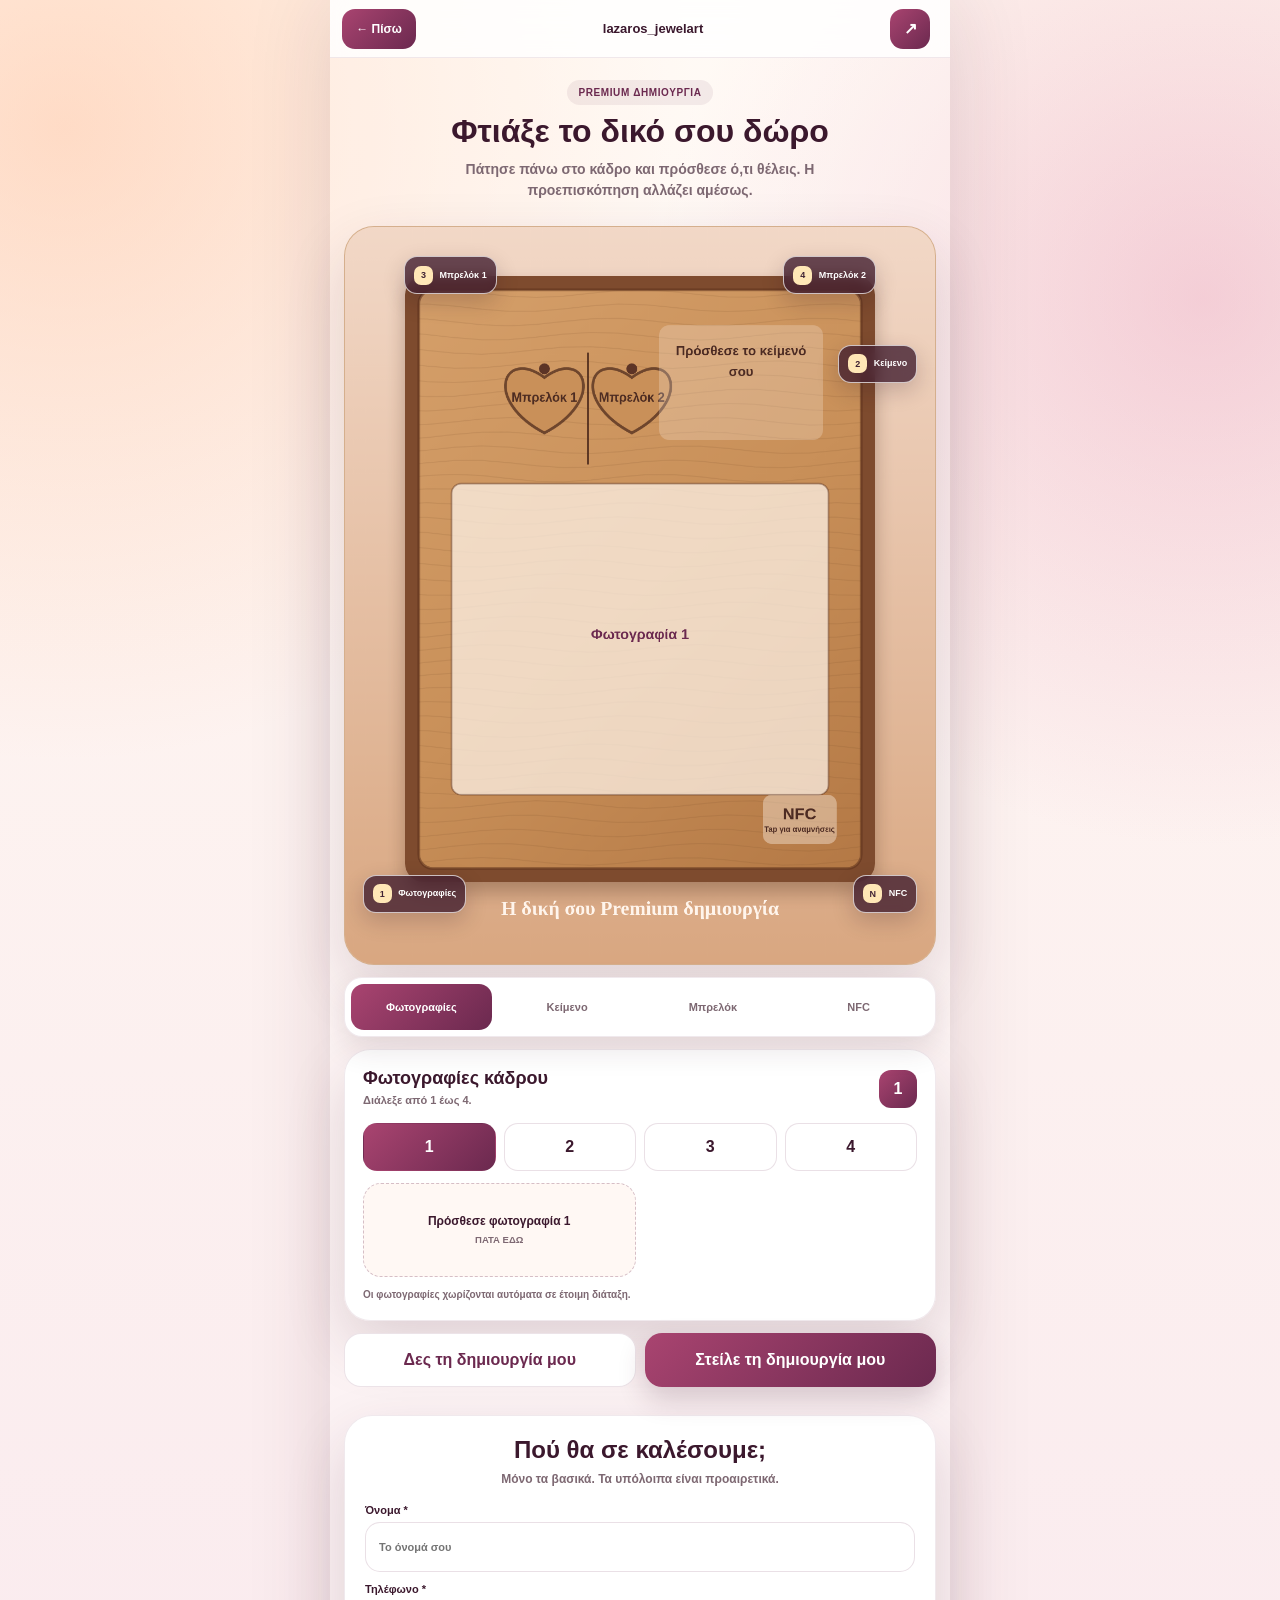
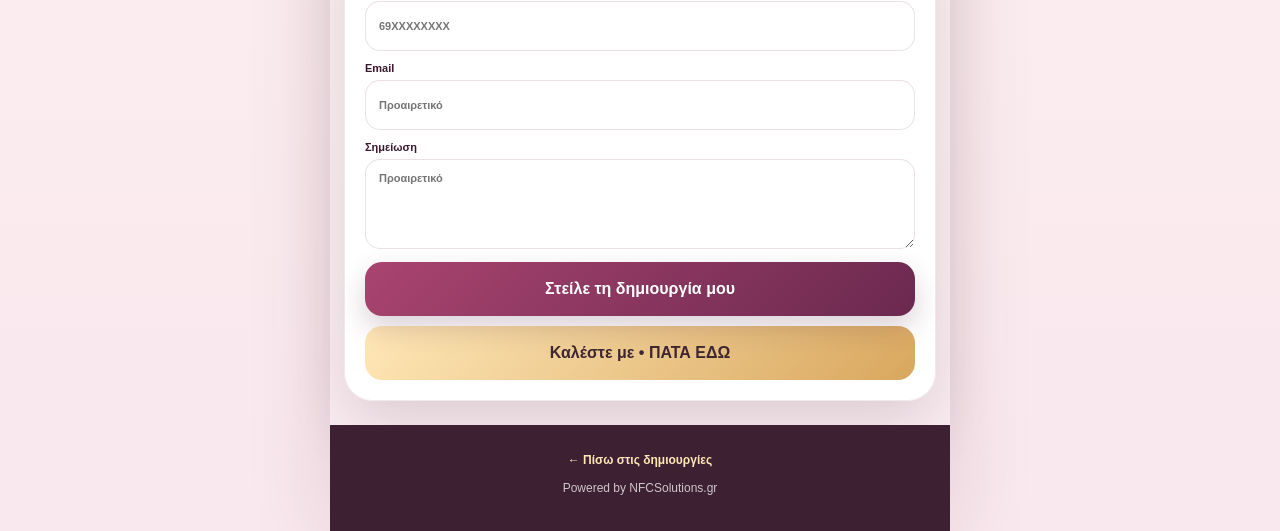
<file: premium-nfc-gift.html>
<!DOCTYPE html>
<html lang="el">
<head>
  <meta charset="UTF-8">
  <meta name="viewport" content="width=device-width,initial-scale=1,viewport-fit=cover">
  <meta name="theme-color" content="#6b294f">

  <title>Premium Δημιουργία | lazaros_jewelart</title>

  <meta
    name="description"
    content="Φτιάξε μόνος σου το premium προσωποποιημένο ξύλινο δώρο με φωτογραφίες, κείμενο, δύο μπρελόκ και NFC."
  >

  <meta property="og:type" content="website">

  <meta
    property="og:url"
    content="https://carbridgefr-glitch.github.io/test-profil-page/premium-nfc-gift.html"
  >

  <meta
    property="og:title"
    content="Φτιάξε τη δική σου Premium Δημιουργία"
  >

  <meta
    property="og:description"
    content="Πρόσθεσε φωτογραφίες, κείμενο, δύο μπρελόκ και NFC και δες τη δημιουργία σου ζωντανά."
  >

  <meta
    property="og:image"
    content="https://carbridgefr-glitch.github.io/test-profil-page/photo%2Btext%2Bkeychain%2Bnfc.jpeg"
  >

  <link rel="stylesheet" href="premium-builder.css">
</head>

<body>

  <main class="page">

    <header class="top">

      <a
        class="back"
        href="jewelart.html"
        target="_self"
      >
        ← Πίσω
      </a>

      <div class="brand">
        lazaros_jewelart
      </div>

      <button
        class="share"
        type="button"
        id="shareBtn"
      >
        ↗
      </button>

    </header>


    <section class="intro">

      <span class="eyebrow">
        PREMIUM ΔΗΜΙΟΥΡΓΙΑ
      </span>

      <h1>
        Φτιάξε το δικό σου δώρο
      </h1>

      <p>
        Πάτησε πάνω στο κάδρο και πρόσθεσε ό,τι θέλεις.
        Η προεπισκόπηση αλλάζει αμέσως.
      </p>

    </section>


    <section
      class="studio"
      id="studio"
    >

      <div class="stage-wrap">

        <canvas
          id="previewCanvas"
          width="1080"
          height="1350"
          aria-label="Προεπισκόπηση της δημιουργίας"
        ></canvas>


        <button
          class="hotspot hs-photos"
          type="button"
          data-panel="photos"
        >
          <span>1</span>
          Φωτογραφίες
        </button>


        <button
          class="hotspot hs-text"
          type="button"
          data-panel="text"
        >
          <span>2</span>
          Κείμενο
        </button>


        <button
          class="hotspot hs-key1"
          type="button"
          data-panel="keychains"
        >
          <span>3</span>
          Μπρελόκ 1
        </button>


        <button
          class="hotspot hs-key2"
          type="button"
          data-panel="keychains"
        >
          <span>4</span>
          Μπρελόκ 2
        </button>


        <button
          class="hotspot hs-nfc"
          type="button"
          data-panel="nfc"
        >
          <span>N</span>
          NFC
        </button>

      </div>


      <div
        class="tool-tabs"
        aria-label="Εργαλεία δημιουργίας"
      >

        <button
          type="button"
          data-panel="photos"
          class="active"
        >
          Φωτογραφίες
        </button>

        <button
          type="button"
          data-panel="text"
        >
          Κείμενο
        </button>

        <button
          type="button"
          data-panel="keychains"
        >
          Μπρελόκ
        </button>

        <button
          type="button"
          data-panel="nfc"
        >
          NFC
        </button>

      </div>


      <!-- ΦΩΤΟΓΡΑΦΙΕΣ -->

      <div
        class="panel active"
        id="panel-photos"
      >

        <div class="panel-head">

          <div>

            <strong>
              Φωτογραφίες κάδρου
            </strong>

            <span>
              Διάλεξε από 1 έως 4.
            </span>

          </div>

          <div
            class="counter"
            id="photoCountLabel"
          >
            1
          </div>

        </div>


        <div
          class="count-grid"
          id="photoCountButtons"
        >

          <button
            type="button"
            data-count="1"
            class="active"
          >
            1
          </button>

          <button
            type="button"
            data-count="2"
          >
            2
          </button>

          <button
            type="button"
            data-count="3"
          >
            3
          </button>

          <button
            type="button"
            data-count="4"
          >
            4
          </button>

        </div>


        <div
          id="photoInputs"
          class="upload-grid"
        ></div>


        <p class="micro">
          Οι φωτογραφίες χωρίζονται αυτόματα σε έτοιμη διάταξη.
        </p>

      </div>


      <!-- ΚΕΙΜΕΝΟ -->

      <div
        class="panel"
        id="panel-text"
      >

        <div class="panel-head">

          <div>

            <strong>
              Κείμενο στο κάδρο
            </strong>

            <span>
              Γράψε τώρα ή ανέβασε το δικό σου χειρόγραφο.
            </span>

          </div>

        </div>


        <div class="segmented">

          <button
            type="button"
            class="active"
            data-text-mode="typed"
          >
            Γράψε κείμενο
          </button>

          <button
            type="button"
            data-text-mode="handwritten"
          >
            Χειρόγραφο
          </button>

        </div>


        <div id="typedTextArea">

          <textarea
            id="frameText"
            maxlength="180"
            placeholder="Γράψε την αφιέρωση, ονόματα ή ημερομηνία..."
          ></textarea>

        </div>


        <div
          id="handwritingArea"
          hidden
        >

          <label class="upload-card">

            <input
              id="handwritingFile"
              name="Χειρόγραφο"
              type="file"
              accept="image/*"
            >

            <span>
              Ανέβασε το χειρόγραφό σου
            </span>

            <small>
              Ιδανικά σε λευκό χαρτί Α4 με σκούρο στυλό.
            </small>

          </label>

        </div>

      </div>


      <!-- ΜΠΡΕΛΟΚ -->

      <div
        class="panel"
        id="panel-keychains"
      >

        <div class="panel-head">

          <div>

            <strong>
              Τα δύο μπρελόκ
            </strong>

            <span>
              Κάθε μισό μπορεί να έχει φωτογραφία ή κείμενο.
            </span>

          </div>

        </div>


        <div class="keychain-grid">


          <article class="key-card">

            <strong>
              Μπρελόκ 1
            </strong>


            <select id="key1Mode">

              <option value="photo">
                Φωτογραφία
              </option>

              <option value="text">
                Κείμενο
              </option>

            </select>


            <label
              class="upload-card compact"
              id="key1PhotoWrap"
            >

              <input
                id="key1Photo"
                name="Φωτογραφία μπρελόκ 1"
                type="file"
                accept="image/*"
              >

              <span>
                Πρόσθεσε φωτογραφία
              </span>

            </label>


            <input
              id="key1Text"
              class="text-field"
              type="text"
              maxlength="26"
              placeholder="π.χ. Μαρία"
              hidden
            >

          </article>


          <article class="key-card">

            <strong>
              Μπρελόκ 2
            </strong>


            <select id="key2Mode">

              <option value="photo">
                Φωτογραφία
              </option>

              <option value="text">
                Κείμενο
              </option>

            </select>


            <label
              class="upload-card compact"
              id="key2PhotoWrap"
            >

              <input
                id="key2Photo"
                name="Φωτογραφία μπρελόκ 2"
                type="file"
                accept="image/*"
              >

              <span>
                Πρόσθεσε φωτογραφία
              </span>

            </label>


            <input
              id="key2Text"
              class="text-field"
              type="text"
              maxlength="26"
              placeholder="π.χ. Νίκος"
              hidden
            >

          </article>


        </div>

      </div>


      <!-- NFC -->

      <div
        class="panel"
        id="panel-nfc"
      >

        <div class="panel-head">

          <div>

            <strong>
              NFC εμπειρία
            </strong>

            <span>
              Με ένα tap ανοίγει το περιεχόμενο που έχεις επιλέξει.
            </span>

          </div>

        </div>


        <div class="nfc-choice-grid">


          <label class="nfc-choice active">

            <input
              type="radio"
              name="NFC επιλογή"
              value="Απλό NFC"
              checked
            >

            <strong>
              Απλό NFC
            </strong>

            <span>
              1 φωτογραφία ή 1 βίντεο.
            </span>

            <small>
              Περιλαμβάνεται
            </small>

          </label>


          <label class="nfc-choice">

            <input
              type="radio"
              name="NFC επιλογή"
              value="Πλήρης NFC σελίδα"
            >

            <strong>
              Πλήρης NFC σελίδα
            </strong>

            <span>
              Φωτογραφίες, βίντεο, μουσική και αφιέρωση.
            </span>

            <small>
              +10€
            </small>

          </label>


        </div>


        <div
          class="nfc-upload"
          id="simpleNfcBox"
        >

          <label class="upload-card">

            <input
              id="nfcFile"
              name="Υλικό απλού NFC"
              type="file"
              accept="image/*,video/*"
            >

            <span>
              Πρόσθεσε φωτογραφία ή μικρό βίντεο
            </span>

            <small>
              Για μεγάλο αρχείο χρησιμοποίησε το Viber.
            </small>

          </label>

        </div>


        <div class="heavy-note">

          <strong>
            Βίντεο ή πολλά αρχεία NFC;
          </strong>

          <span>
            Στείλε μας το υλικό σου στο Viber και θα οργανώσουμε
            την NFC σελίδα μαζί.
          </span>

          <a
            href="viber://chat?number=%2B306988128099"
            target="_self"
          >
            Στείλε στο Viber • ΠΑΤΑ ΕΔΩ
          </a>

        </div>


        <div class="nfc-info-links">

          <button
            type="button"
            data-info="simple"
          >
            Δες το απλό NFC
          </button>

          <button
            type="button"
            data-info="full"
          >
            Δες την πλήρη NFC σελίδα
          </button>

        </div>

      </div>


      <div class="studio-actions">

        <button
          class="secondary"
          type="button"
          id="previewBtn"
        >
          Δες τη δημιουργία μου
        </button>

        <button
          class="primary"
          type="button"
          id="openSendPanel"
        >
          Στείλε τη δημιουργία μου
        </button>

      </div>

    </section>


    <!-- ΣΤΟΙΧΕΙΑ ΠΕΛΑΤΗ -->

    <section
      class="contact-box"
      id="contactBox"
    >

      <h2>
        Πού θα σε καλέσουμε;
      </h2>

      <p>
        Μόνο τα βασικά. Τα υπόλοιπα είναι προαιρετικά.
      </p>


      <form
        id="orderForm"
        action="https://formsubmit.co/lazaros.jewelart@gmail.com"
        method="POST"
        enctype="multipart/form-data"
      >


        <input
          type="hidden"
          name="_subject"
          value="Νέα PREMIUM δημιουργία | lazaros_jewelart"
        >


        <input
          type="hidden"
          name="_template"
          value="table"
        >


        <input
          type="hidden"
          name="_next"
          value="https://carbridgefr-glitch.github.io/test-profil-page/premium-nfc-gift.html?sent=1"
        >


        <input
          type="hidden"
          name="_url"
          value="https://carbridgefr-glitch.github.io/test-profil-page/premium-nfc-gift.html"
        >


        <input
          type="hidden"
          name="Προϊόν"
          value="Premium προσωποποιημένο δώρο"
        >


        <input
          type="hidden"
          name="Περίληψη δημιουργίας"
          id="summaryField"
        >


        <input
          type="file"
          id="previewFileInput"
          name="Προεπισκόπηση δημιουργίας"
          accept="image/png"
          hidden
        >


        <input
          type="text"
          name="_honey"
          class="honey"
          tabindex="-1"
          autocomplete="off"
        >


        <label>

          Όνομα *

          <input
            id="customerName"
            name="Όνομα"
            type="text"
            required
            autocomplete="name"
            placeholder="Το όνομά σου"
          >

        </label>


        <label>

          Τηλέφωνο *

          <input
            id="customerPhone"
            name="Τηλέφωνο"
            type="tel"
            required
            inputmode="tel"
            autocomplete="tel"
            placeholder="69XXXXXXXX"
          >

        </label>


        <label>

          Email

          <input
            id="customerEmail"
            name="email"
            type="email"
            autocomplete="email"
            placeholder="Προαιρετικό"
          >

        </label>


        <label>

          Σημείωση

          <textarea
            id="customerNote"
            name="Σημείωση"
            placeholder="Προαιρετικό"
          ></textarea>

        </label>


        <button
          type="submit"
          class="send-btn"
        >
          Στείλε τη δημιουργία μου
        </button>

      </form>


      <a
        class="call-btn"
        href="tel:+306988128099"
      >
        Καλέστε με • ΠΑΤΑ ΕΔΩ
      </a>

    </section>


    <footer>

      <a
        href="jewelart.html"
        target="_self"
      >
        ← Πίσω στις δημιουργίες
      </a>

      <br><br>

      Powered by NFCSolutions.gr

    </footer>

  </main>


  <!-- ΥΠΕΝΘΥΜΙΣΗ ΓΙΑ Ο,ΤΙ ΛΕΙΠΕΙ -->

  <div
    class="modal"
    id="missingModal"
    hidden
  >

    <div class="modal-card">

      <button
        class="modal-x"
        type="button"
        data-close-modal
      >
        ×
      </button>


      <h3>
        Η δημιουργία σου είναι έτοιμη να σταλεί
      </h3>


      <p id="missingText"></p>


      <div class="modal-actions">

        <button
          type="button"
          class="secondary"
          data-close-modal
        >
          Θέλω να συμπληρώσω
        </button>


        <button
          type="button"
          class="primary"
          id="confirmSend"
        >
          Ναι, συνέχισε
        </button>

      </div>

    </div>

  </div>


  <!-- ΤΕΛΙΚΗ ΠΡΟΕΠΙΣΚΟΠΗΣΗ -->

  <div
    class="modal"
    id="previewModal"
    hidden
  >

    <div class="modal-card preview-card">

      <button
        class="modal-x"
        type="button"
        data-close-preview
      >
        ×
      </button>


      <h3>
        Η δημιουργία σου
      </h3>


      <img
        id="finalPreviewImage"
        alt="Τελική προεπισκόπηση"
      >


      <p class="preview-note">
        Προεπισκόπηση ιδέας.
        Το τελικό αποτέλεσμα προσαρμόζεται πριν τη χάραξη.
      </p>


      <button
        type="button"
        class="primary wide"
        id="sendFromPreview"
      >
        Στείλε τη δημιουργία μου
      </button>

    </div>

  </div>


  <!-- ΠΛΗΡΟΦΟΡΙΕΣ NFC -->

  <div
    class="modal"
    id="infoModal"
    hidden
  >

    <div class="modal-card">

      <button
        class="modal-x"
        type="button"
        data-close-info
      >
        ×
      </button>


      <h3 id="infoTitle"></h3>


      <img
        id="infoImage"
        alt=""
      >


      <p id="infoText"></p>

    </div>

  </div>


  <div
    class="toast"
    id="toast"
  ></div>


  <script src="premium-builder.js"></script>

</body>
</html>
</file>
<file: premium-builder.css>
* {
  box-sizing: border-box;
  -webkit-tap-highlight-color: transparent;
}

:root {
  --plum: #6b294f;
  --plum2: #3b182d;
  --berry: #a94470;
  --gold: #deb56f;
  --gold2: #ffe7b6;
  --ink: #3f2b35;
  --muted: #7d6872;
  --cream: #fff8f2;
  --white: #ffffff;
  --shadow: 0 24px 60px rgba(68, 28, 49, 0.16);
}

html {
  scroll-behavior: smooth;
}

body {
  margin: 0;

  background:
    radial-gradient(
      circle at 5% 6%,
      rgba(255, 194, 159, 0.52),
      transparent 27%
    ),
    radial-gradient(
      circle at 94% 14%,
      rgba(226, 135, 168, 0.36),
      transparent 25%
    ),
    linear-gradient(
      180deg,
      #fff8f1,
      #f9e8ee
    );

  color: var(--ink);

  font-family:
    Arial,
    Helvetica,
    sans-serif;
}

button,
input,
textarea,
select {
  font: inherit;
}

button {
  cursor: pointer;
}

.page {
  width: 100%;
  max-width: 620px;
  margin: auto;

  min-height: 100vh;

  background: rgba(255, 255, 255, 0.28);

  box-shadow:
    0 0 80px rgba(72, 31, 53, 0.14);
}


/* ΕΠΑΝΩ ΜΠΑΡΑ */

.top {
  position: sticky;
  top: 0;

  z-index: 40;

  height: 58px;

  padding: 8px 12px;

  display: grid;

  grid-template-columns:
    74px
    1fr
    48px;

  align-items: center;

  background:
    rgba(255, 255, 255, 0.82);

  backdrop-filter:
    blur(14px);

  -webkit-backdrop-filter:
    blur(14px);

  border-bottom:
    1px solid rgba(107, 41, 79, 0.10);
}


.back {
  display: flex;

  align-items: center;
  justify-content: center;

  min-height: 40px;

  border-radius: 13px;

  text-decoration: none;

  color: #ffffff;

  background:
    linear-gradient(
      135deg,
      var(--berry),
      var(--plum)
    );

  font-size: 12px;
  font-weight: 900;
}


.brand {
  text-align: center;

  color: var(--plum2);

  font-size: 13px;
  font-weight: 900;
}


.share {
  width: 40px;
  height: 40px;

  border: 0;

  border-radius: 13px;

  color: #ffffff;

  background:
    linear-gradient(
      135deg,
      var(--berry),
      var(--plum)
    );

  font-weight: 900;
}


/* ΕΙΣΑΓΩΓΗ */

.intro {
  padding:
    22px
    18px
    12px;

  text-align: center;
}


.eyebrow {
  display: inline-flex;

  padding:
    7px
    11px;

  border-radius: 999px;

  color: var(--plum);

  background:
    rgba(107, 41, 79, 0.08);

  font-size: 10px;
  font-weight: 900;

  letter-spacing: 0.6px;
}


.intro h1 {
  margin:
    10px
    0
    0;

  color: var(--plum2);

  font-size: 32px;
  line-height: 1.05;
}


.intro p {
  max-width: 450px;

  margin:
    10px
    auto
    0;

  color: var(--muted);

  font-size: 14px;
  line-height: 1.55;

  font-weight: 700;
}


/* STUDIO */

.studio {
  padding:
    12px
    14px
    28px;
}


.stage-wrap {
  position: relative;

  overflow: hidden;

  border-radius: 30px;

  background: #e8c39a;

  border:
    1px solid rgba(78, 37, 54, 0.12);

  box-shadow: var(--shadow);
}


#previewCanvas {
  width: 100%;
  height: auto;

  display: block;

  aspect-ratio: 4 / 5;
}


/* HOTSPOTS ΠΑΝΩ ΣΤΟ ΚΑΔΡΟ */

.hotspot {
  position: absolute;

  min-height: 38px;

  padding:
    7px
    9px;

  border:
    1px solid rgba(255, 255, 255, 0.70);

  border-radius: 13px;

  color: #ffffff;

  background:
    rgba(63, 27, 45, 0.78);

  backdrop-filter:
    blur(7px);

  -webkit-backdrop-filter:
    blur(7px);

  box-shadow:
    0 8px 22px rgba(41, 16, 29, 0.20);

  font-size: 9px;
  font-weight: 900;

  line-height: 1.15;
}


.hotspot span {
  width: 19px;
  height: 19px;

  margin-right: 4px;

  border-radius: 7px;

  display: inline-flex;

  align-items: center;
  justify-content: center;

  color: #402334;

  background: var(--gold2);

  font-size: 9px;
}


.hs-photos {
  left: 3%;
  bottom: 7%;
}


.hs-text {
  right: 3%;
  top: 16%;
}


.hs-key1 {
  left: 10%;
  top: 4%;
}


.hs-key2 {
  right: 10%;
  top: 4%;
}


.hs-nfc {
  right: 3%;
  bottom: 7%;
}


/* ΚΑΤΩ ΜΠΑΡΑ ΕΡΓΑΛΕΙΩΝ */

.tool-tabs {
  position: sticky;

  top: 66px;

  z-index: 25;

  margin:
    12px
    0
    0;

  padding: 6px;

  display: grid;

  grid-template-columns:
    repeat(4, 1fr);

  gap: 5px;

  border-radius: 18px;

  background: #ffffff;

  box-shadow:
    0 12px 30px rgba(61, 27, 45, 0.12);

  border:
    1px solid rgba(107, 41, 79, 0.10);
}


.tool-tabs button {
  min-height: 46px;

  padding:
    7px
    5px;

  border: 0;

  border-radius: 13px;

  color: var(--muted);

  background: transparent;

  font-size: 11px;
  font-weight: 900;
}


.tool-tabs button.active {
  color: #ffffff;

  background:
    linear-gradient(
      135deg,
      var(--berry),
      var(--plum)
    );
}


/* ΠΑΝΕΛ */

.panel {
  display: none;

  margin-top: 12px;

  padding: 18px;

  border-radius: 26px;

  background:
    rgba(255, 255, 255, 0.94);

  border:
    1px solid rgba(107, 41, 79, 0.10);

  box-shadow: var(--shadow);
}


.panel.active {
  display: block;
}


.panel-head {
  display: flex;

  align-items: center;
  justify-content: space-between;

  gap: 12px;

  margin-bottom: 14px;
}


.panel-head strong {
  display: block;

  color: var(--plum2);

  font-size: 18px;
}


.panel-head span {
  display: block;

  margin-top: 4px;

  color: var(--muted);

  font-size: 11px;
  line-height: 1.4;

  font-weight: 700;
}


.counter {
  width: 38px;
  height: 38px;

  border-radius: 12px;

  display: flex;

  align-items: center;
  justify-content: center;

  color: #ffffff;

  background:
    linear-gradient(
      135deg,
      var(--berry),
      var(--plum)
    );

  font-weight: 900;
}


/* ΕΠΙΛΟΓΗ 1-4 ΦΩΤΟΓΡΑΦΙΩΝ */

.count-grid {
  display: grid;

  grid-template-columns:
    repeat(4, 1fr);

  gap: 8px;
}


.count-grid button {
  min-height: 48px;

  border:
    1px solid rgba(107, 41, 79, 0.14);

  border-radius: 14px;

  color: var(--plum2);

  background: #ffffff;

  font-weight: 900;
}


.count-grid button.active {
  color: #ffffff;

  border-color: transparent;

  background:
    linear-gradient(
      135deg,
      var(--berry),
      var(--plum)
    );
}


/* UPLOADS */

.upload-grid {
  display: grid;

  grid-template-columns:
    1fr 1fr;

  gap: 9px;

  margin-top: 12px;
}


.upload-card {
  position: relative;

  min-height: 94px;

  padding: 13px;

  border-radius: 18px;

  display: flex;

  flex-direction: column;

  align-items: center;
  justify-content: center;

  text-align: center;

  border:
    1px dashed rgba(107, 41, 79, 0.28);

  background: #fff8f4;

  color: var(--plum2);
}


.upload-card input {
  position: absolute;

  inset: 0;

  width: 100%;
  height: 100%;

  opacity: 0;
}


.upload-card span {
  font-size: 12px;
  font-weight: 900;
}


.upload-card small {
  display: block;

  margin-top: 5px;

  color: var(--muted);

  font-size: 9.5px;
  line-height: 1.4;

  font-weight: 700;
}


.upload-card.has-file {
  border-style: solid;

  background: #fff0f5;
}


.upload-card.compact {
  min-height: 74px;

  margin-top: 8px;
}


.micro {
  margin:
    10px
    0
    0;

  color: var(--muted);

  font-size: 10px;
  line-height: 1.5;

  font-weight: 700;
}


/* ΚΕΙΜΕΝΟ */

.segmented {
  display: grid;

  grid-template-columns:
    1fr 1fr;

  gap: 7px;

  margin-bottom: 12px;
}


.segmented button {
  min-height: 46px;

  border:
    1px solid rgba(107, 41, 79, 0.13);

  border-radius: 14px;

  color: var(--plum2);

  background: #ffffff;

  font-weight: 900;
}


.segmented button.active {
  color: #ffffff;

  background:
    linear-gradient(
      135deg,
      var(--berry),
      var(--plum)
    );

  border-color: transparent;
}


textarea,
.text-field,
select,
.contact-box input,
.contact-box textarea {
  width: 100%;

  min-height: 50px;

  padding:
    12px
    13px;

  border:
    1px solid rgba(107, 41, 79, 0.14);

  border-radius: 15px;

  background: #ffffff;

  color: var(--ink);

  outline: none;
}


textarea {
  min-height: 110px;

  resize: vertical;
}


/* ΜΠΡΕΛΟΚ */

.keychain-grid {
  display: grid;

  grid-template-columns:
    1fr 1fr;

  gap: 10px;
}


.key-card {
  padding: 12px;

  border-radius: 18px;

  background: #fff8f4;

  border:
    1px solid rgba(107, 41, 79, 0.10);
}


.key-card strong {
  display: block;

  margin-bottom: 8px;

  color: var(--plum2);

  font-size: 13px;
}


/* NFC */

.nfc-choice-grid {
  display: grid;

  grid-template-columns:
    1fr 1fr;

  gap: 9px;
}


.nfc-choice {
  position: relative;

  padding: 13px;

  border-radius: 18px;

  background: #fff8f4;

  border:
    1px solid rgba(107, 41, 79, 0.12);
}


.nfc-choice input {
  position: absolute;

  opacity: 0;
}


.nfc-choice strong {
  display: block;

  color: var(--plum2);

  font-size: 13px;
}


.nfc-choice span {
  display: block;

  min-height: 38px;

  margin-top: 5px;

  color: var(--muted);

  font-size: 10px;
  line-height: 1.35;

  font-weight: 700;
}


.nfc-choice small {
  display: inline-flex;

  margin-top: 7px;

  padding:
    5px
    8px;

  border-radius: 999px;

  color: var(--plum);

  background:
    rgba(107, 41, 79, 0.08);

  font-size: 9px;
  font-weight: 900;
}


.nfc-choice.active {
  color: #ffffff;

  background:
    linear-gradient(
      145deg,
      #5a2947,
      #321827
    );

  border-color: transparent;
}


.nfc-choice.active strong,
.nfc-choice.active span {
  color: #ffffff;
}


.nfc-choice.active small {
  color: #432a32;

  background: var(--gold2);
}


.nfc-upload {
  margin-top: 10px;
}


.heavy-note {
  margin-top: 12px;

  padding: 15px;

  border-radius: 20px;

  color: #ffffff;

  background:
    linear-gradient(
      145deg,
      #5a2947,
      #321827
    );
}


.heavy-note strong {
  display: block;

  color: var(--gold2);

  font-size: 14px;
}


.heavy-note span {
  display: block;

  margin-top: 5px;

  color:
    rgba(255, 255, 255, 0.78);

  font-size: 10.5px;
  line-height: 1.5;

  font-weight: 700;
}


.heavy-note a {
  min-height: 44px;

  margin-top: 10px;

  padding: 9px;

  border-radius: 13px;

  display: flex;

  align-items: center;
  justify-content: center;

  color: #ffffff;

  text-decoration: none;

  background: #7460b8;

  font-size: 11px;
  font-weight: 900;
}


.nfc-info-links {
  display: grid;

  grid-template-columns:
    1fr 1fr;

  gap: 8px;

  margin-top: 10px;
}


.nfc-info-links button {
  min-height: 46px;

  border:
    1px solid rgba(107, 41, 79, 0.13);

  border-radius: 14px;

  color: var(--plum);

  background: #ffffff;

  font-size: 10px;
  font-weight: 900;
}


/* ΒΑΣΙΚΑ ΚΟΥΜΠΙΑ */

.studio-actions {
  display: grid;

  grid-template-columns:
    1fr 1fr;

  gap: 9px;

  margin-top: 12px;
}


.primary,
.secondary,
.send-btn,
.call-btn {
  min-height: 54px;

  padding:
    10px
    12px;

  border-radius: 17px;

  display: flex;

  align-items: center;
  justify-content: center;

  text-align: center;

  text-decoration: none;

  font-weight: 900;
}


.primary,
.send-btn {
  border: 0;

  color: #ffffff;

  background:
    linear-gradient(
      135deg,
      var(--berry),
      var(--plum)
    );

  box-shadow:
    0 12px 28px rgba(75, 29, 53, 0.20);
}


.secondary {
  border:
    1px solid rgba(107, 41, 79, 0.13);

  color: var(--plum);

  background: #ffffff;
}


/* ΣΤΟΙΧΕΙΑ ΠΕΛΑΤΗ */

.contact-box {
  margin:
    0
    14px
    24px;

  padding: 20px;

  border-radius: 28px;

  background:
    rgba(255, 255, 255, 0.95);

  border:
    1px solid rgba(107, 41, 79, 0.10);

  box-shadow: var(--shadow);
}


.contact-box h2 {
  margin: 0;

  text-align: center;

  color: var(--plum2);

  font-size: 24px;
}


.contact-box > p {
  margin:
    8px
    0
    18px;

  text-align: center;

  color: var(--muted);

  font-size: 12px;

  font-weight: 700;
}


.contact-box form {
  display: grid;

  gap: 11px;
}


.contact-box label {
  color: var(--plum2);

  font-size: 11px;

  font-weight: 900;
}


.contact-box input,
.contact-box textarea {
  margin-top: 6px;
}


.contact-box textarea {
  min-height: 90px;
}


.call-btn {
  margin-top: 10px;

  color: #3d2631;

  background:
    linear-gradient(
      135deg,
      #ffe8b8,
      #d9a75e
    );
}


.honey {
  position: absolute !important;

  left: -9999px !important;

  opacity: 0 !important;
}


/* FOOTER */

footer {
  padding:
    28px
    18px
    36px;

  text-align: center;

  color:
    rgba(255, 255, 255, 0.75);

  background: #3d2031;

  font-size: 12px;
}


footer a {
  color: var(--gold2);

  text-decoration: none;

  font-weight: 900;
}


/* MODALS */

.modal {
  position: fixed;

  inset: 0;

  z-index: 1000;

  padding: 16px;

  display: flex;

  align-items: center;
  justify-content: center;

  background:
    rgba(37, 16, 29, 0.66);
}


.modal[hidden] {
  display: none;
}


.modal-card {
  position: relative;

  width: 100%;
  max-width: 460px;

  max-height: 90vh;

  overflow: auto;

  padding: 22px;

  border-radius: 24px;

  background: #ffffff;

  box-shadow:
    0 30px 80px rgba(37, 16, 29, 0.34);
}


.modal-card h3 {
  margin: 0;

  color: var(--plum2);

  font-size: 22px;
}


.modal-card p {
  color: var(--muted);

  font-size: 12px;
  line-height: 1.55;

  font-weight: 700;
}


.modal-x {
  position: absolute;

  right: 10px;
  top: 10px;

  width: 38px;
  height: 38px;

  border: 0;

  border-radius: 12px;

  color: #ffffff;

  background:
    linear-gradient(
      135deg,
      var(--berry),
      var(--plum)
    );

  font-size: 18px;
  font-weight: 900;
}


.modal-actions {
  display: grid;

  grid-template-columns:
    1fr 1fr;

  gap: 8px;

  margin-top: 14px;
}


.preview-card img,
#infoImage {
  width: 100%;

  display: block;

  margin-top: 12px;

  border-radius: 18px;

  background: #f7eee9;
}


.preview-note {
  text-align: center;
}


.wide {
  width: 100%;

  margin-top: 10px;
}


/* TOAST */

.toast {
  position: fixed;

  left: 50%;
  bottom: 18px;

  z-index: 1300;

  transform:
    translateX(-50%)
    translateY(30px);

  max-width: 420px;

  width:
    calc(100% - 30px);

  padding:
    12px
    15px;

  border-radius: 16px;

  text-align: center;

  color: #ffffff;

  background: #2f1725;

  opacity: 0;

  pointer-events: none;

  transition: 0.25s;

  font-size: 11px;

  font-weight: 800;
}


.toast.show {
  opacity: 1;

  transform:
    translateX(-50%)
    translateY(0);
}


/* ΚΙΝΗΤΟ */

@media (max-width: 410px) {

  .intro h1 {
    font-size: 28px;
  }

  .hotspot {
    font-size: 8px;
  }

  .hotspot span {
    display: none;
  }

  .keychain-grid,
  .nfc-choice-grid {
    grid-template-columns: 1fr;
  }

}
</file>
